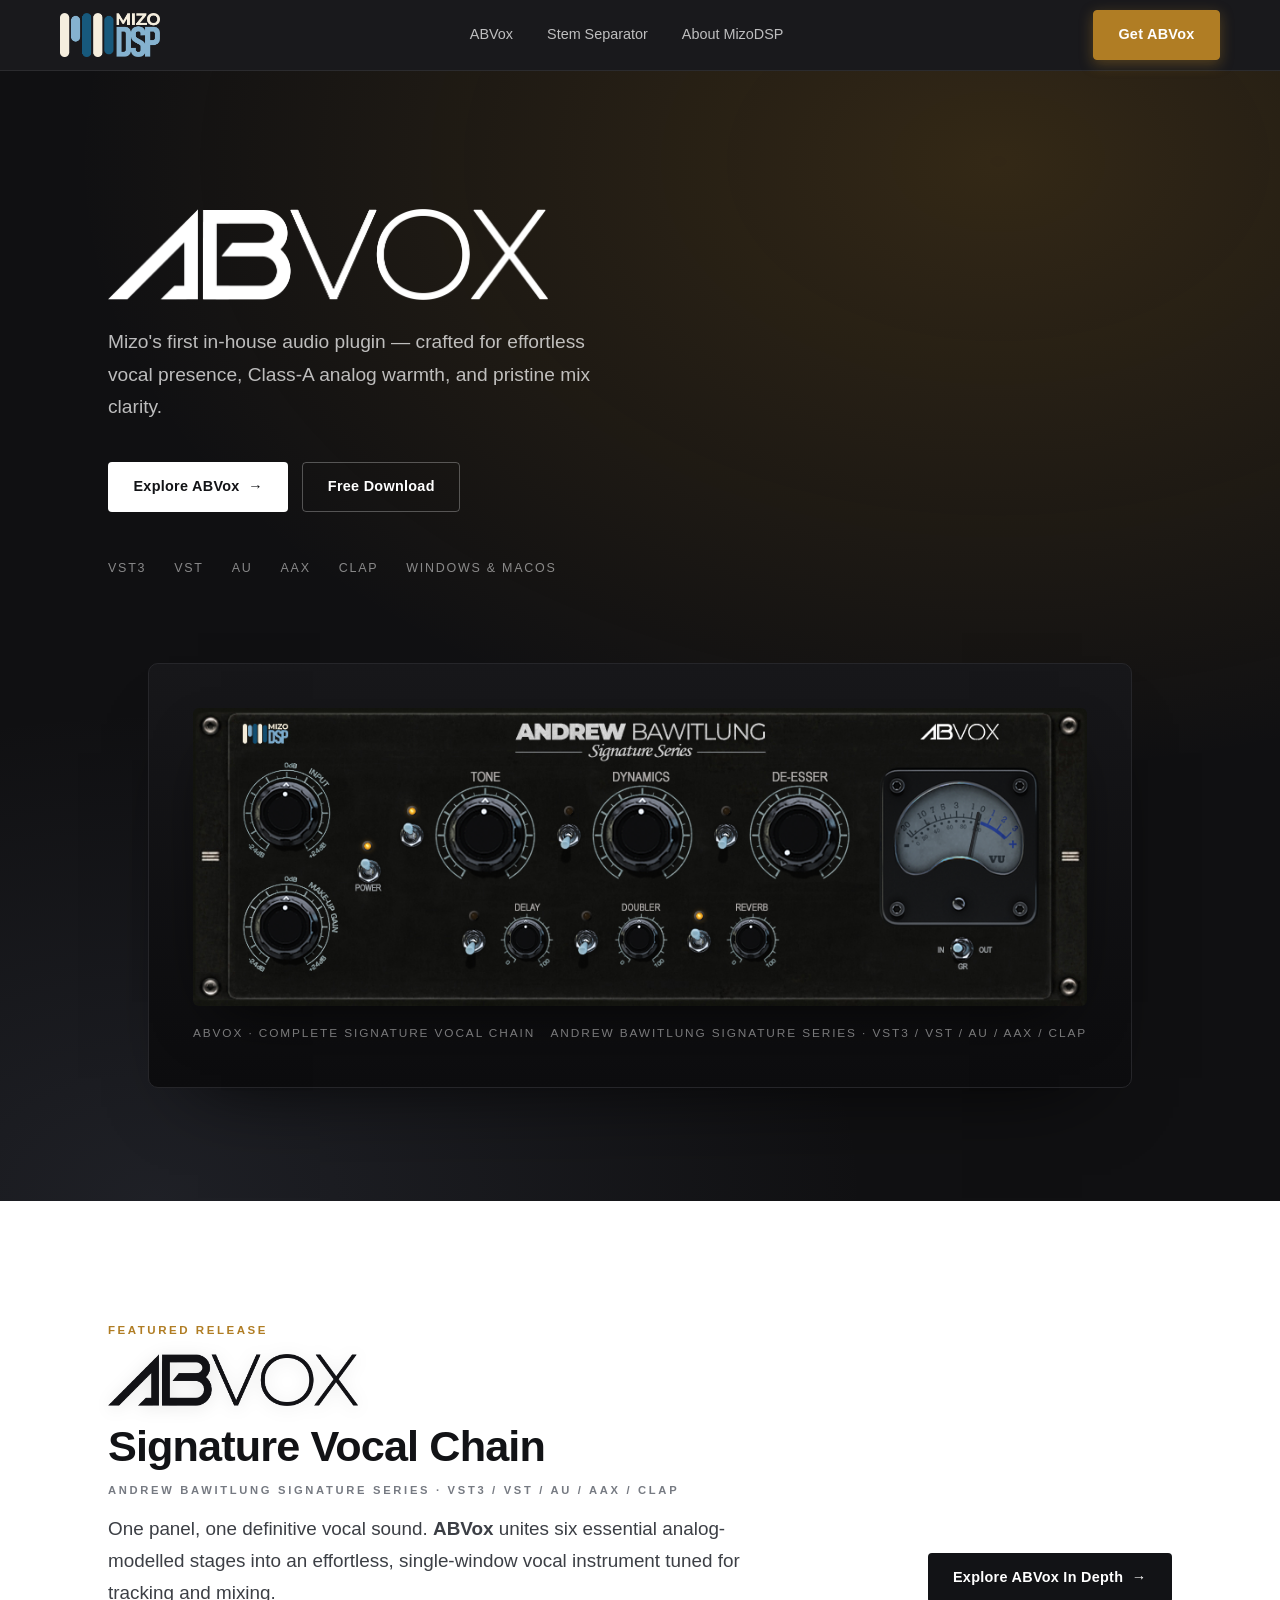
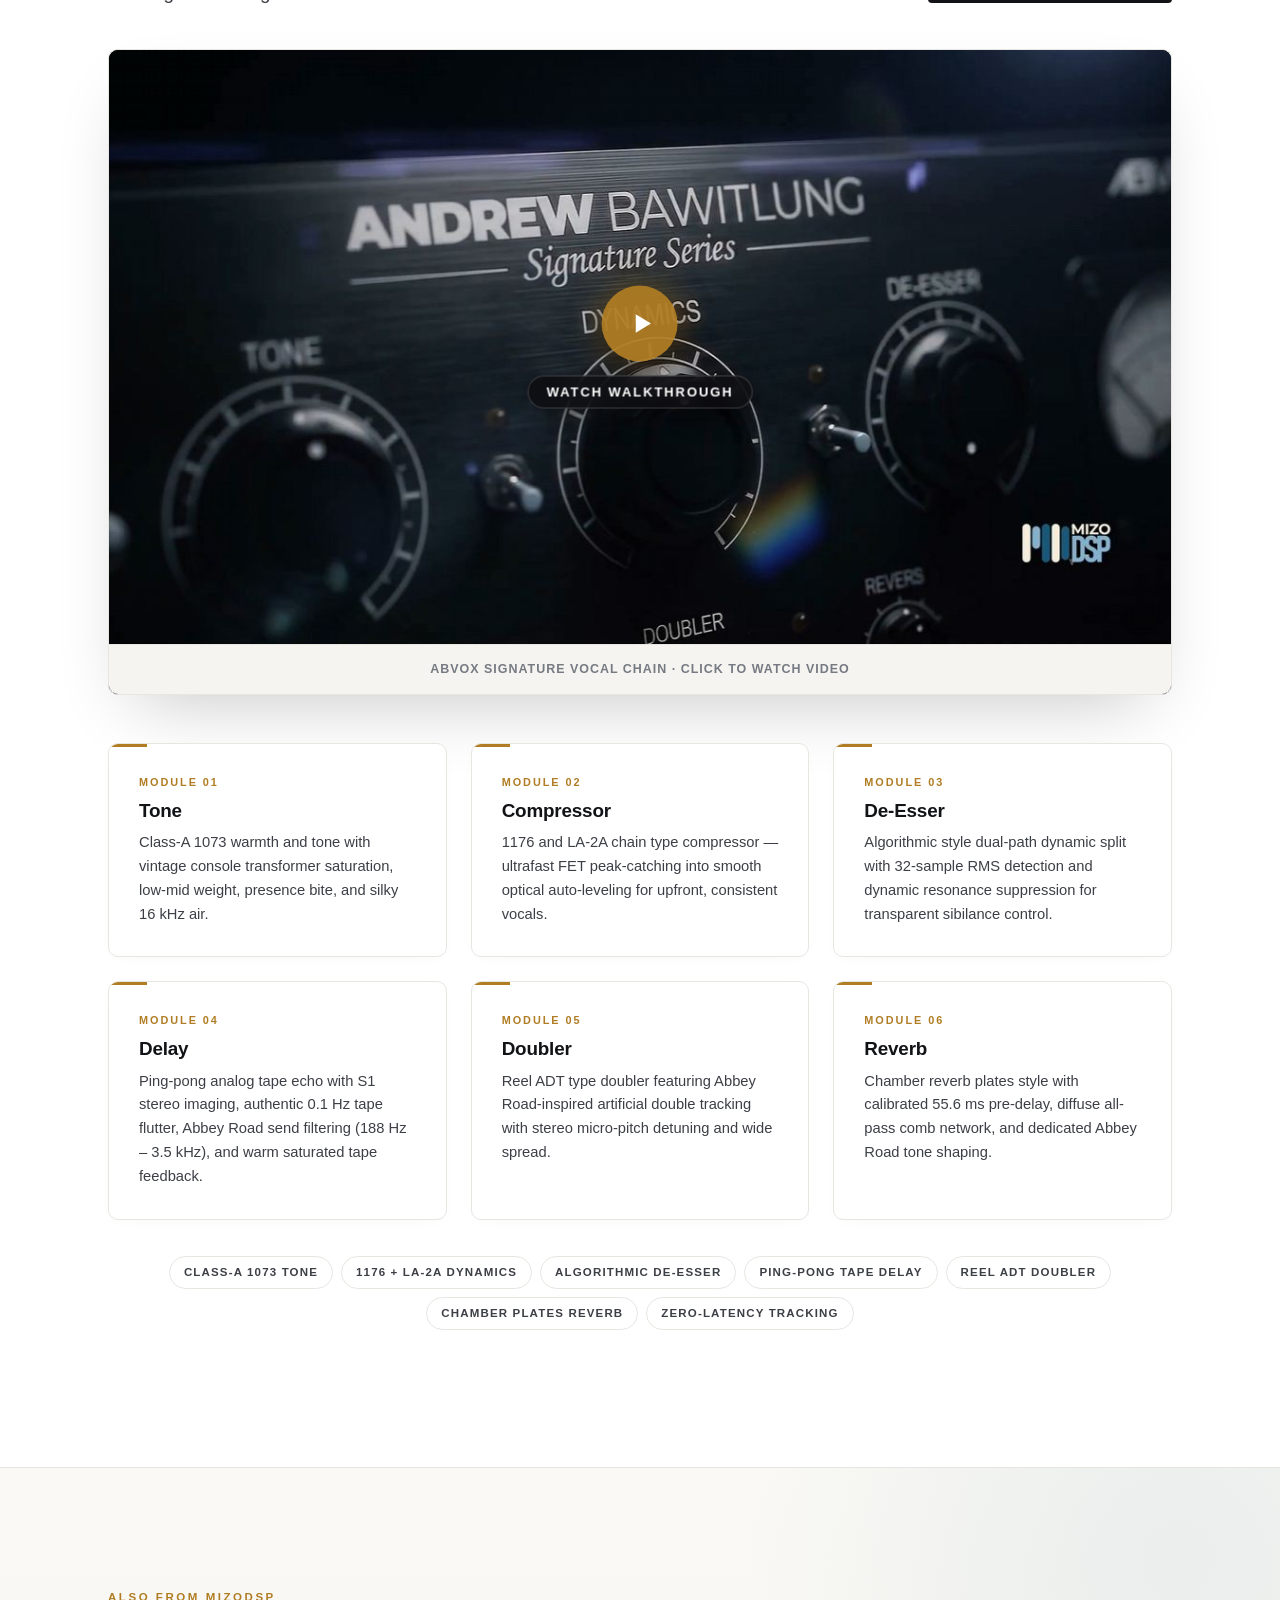
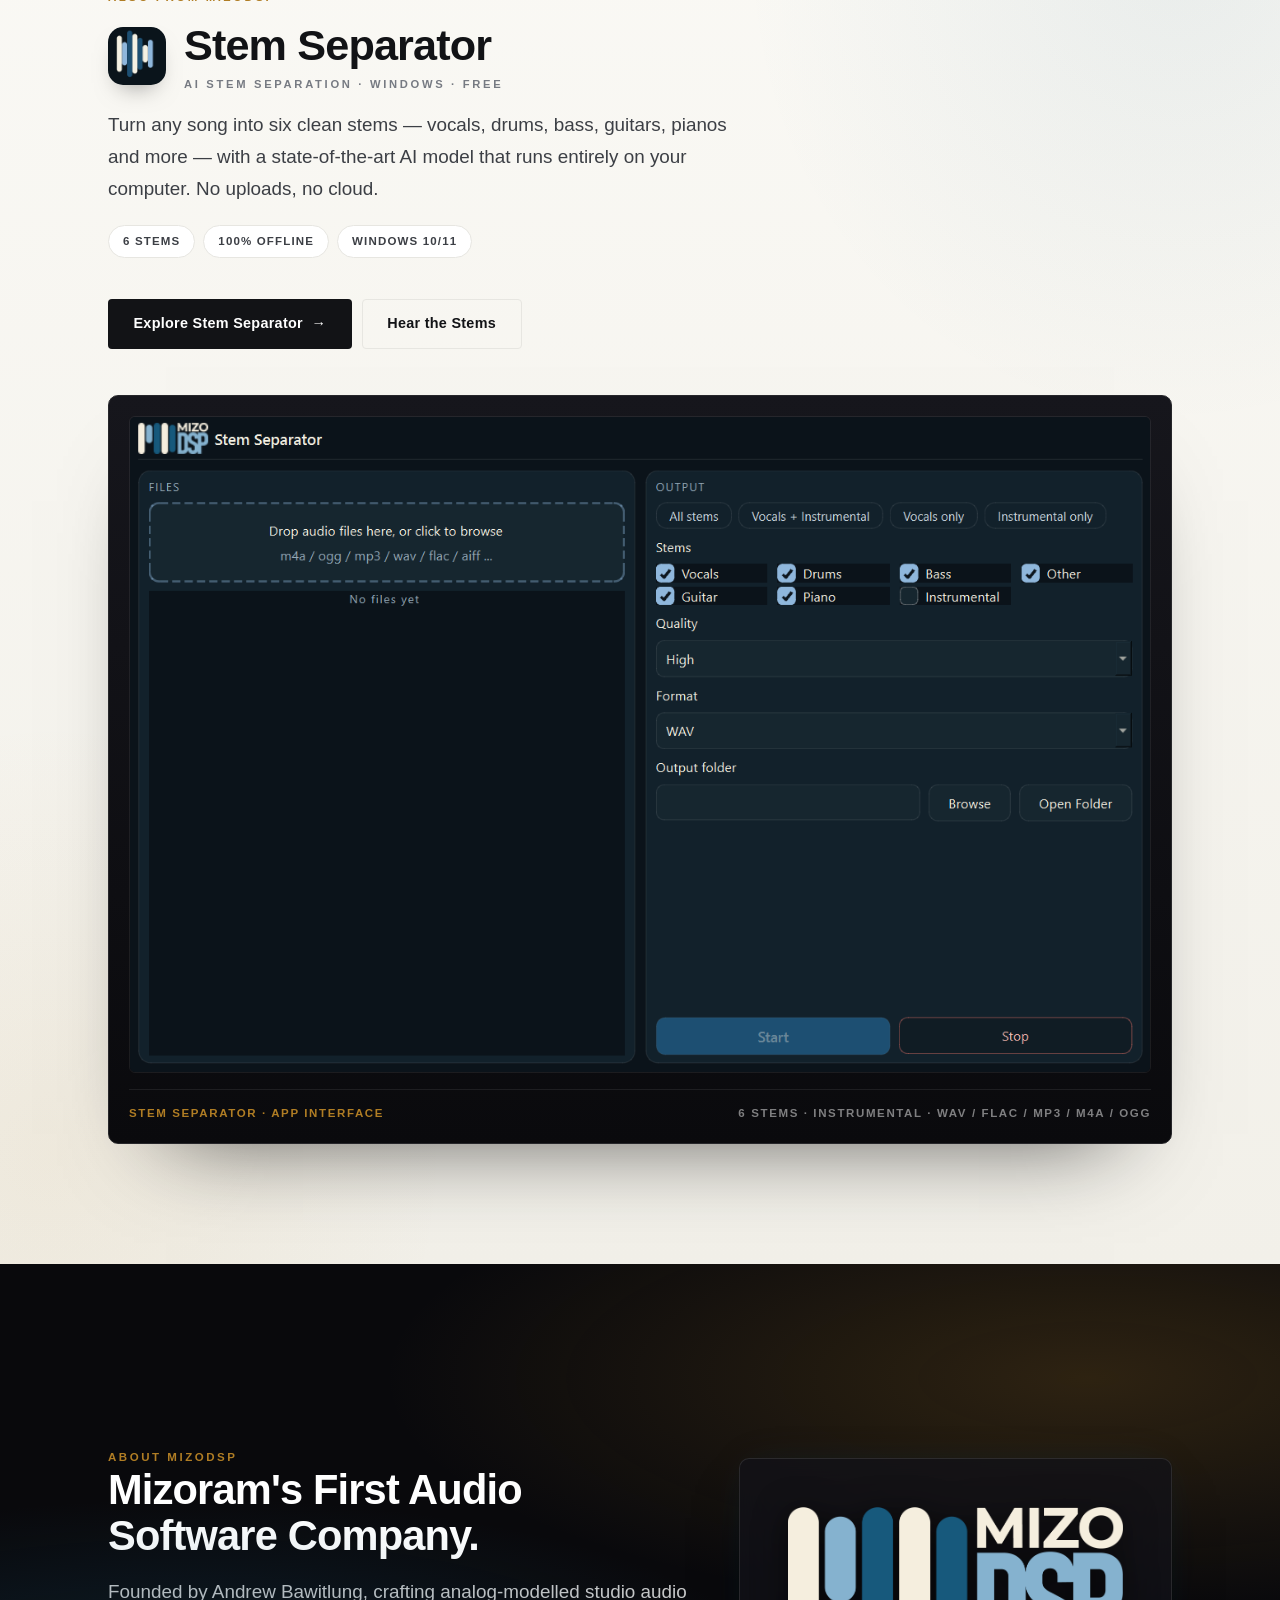
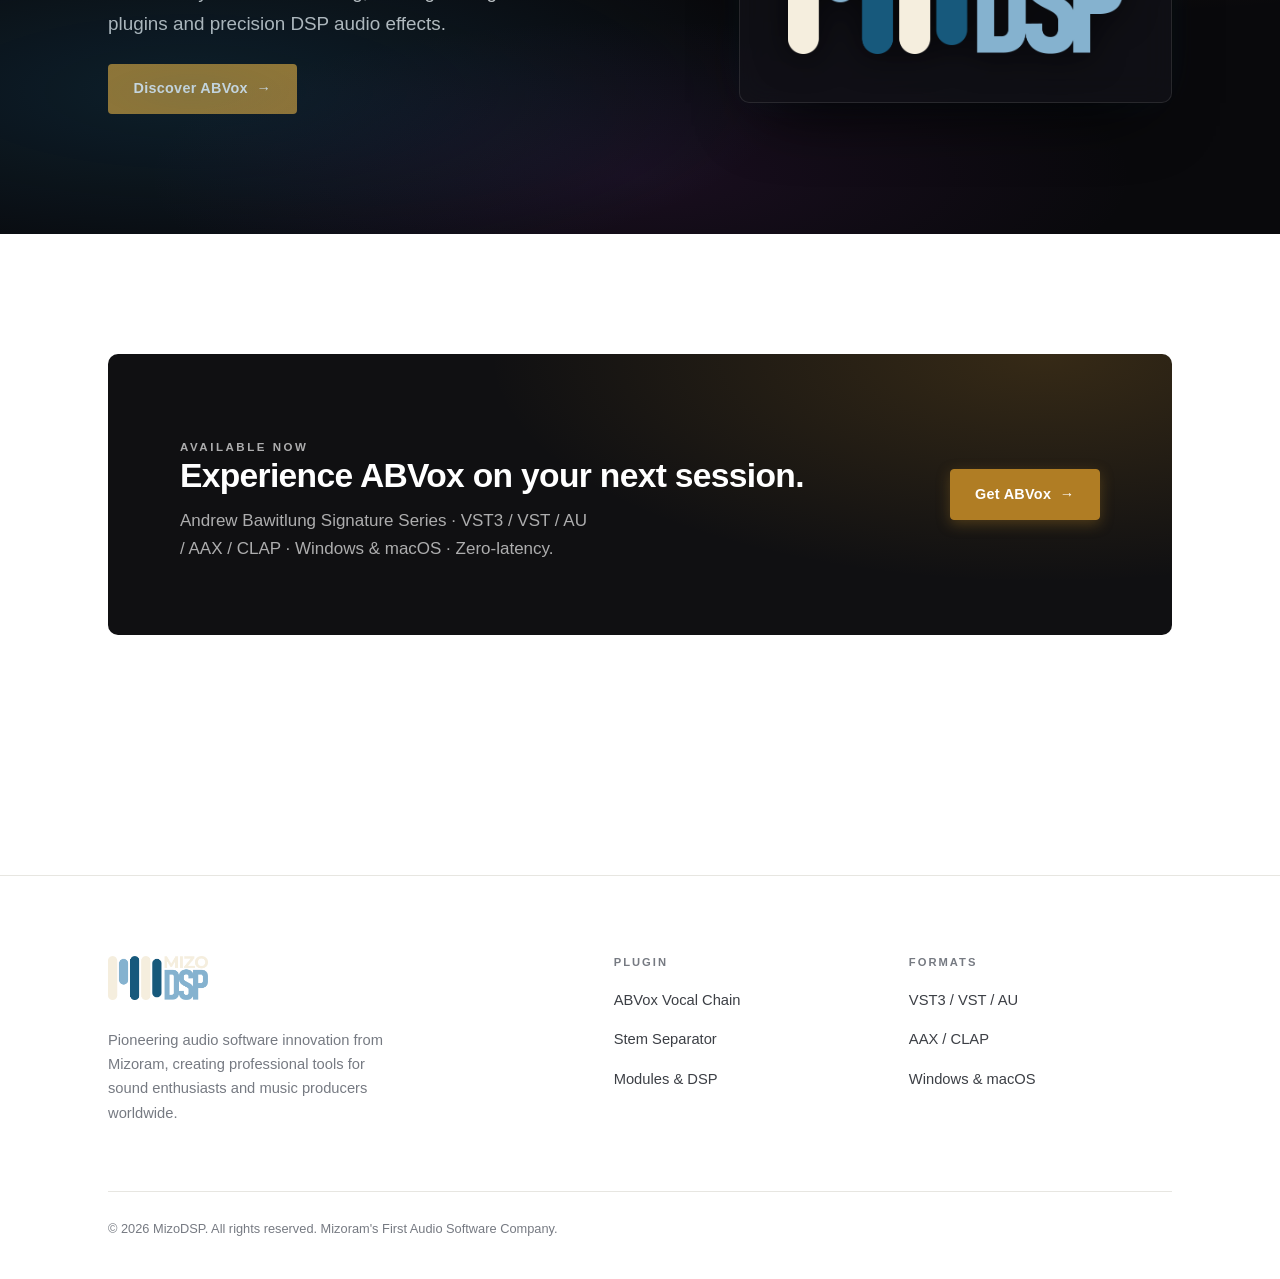
<file: index.html>
<!DOCTYPE html>
<html lang="en">
<head>
<meta charset="utf-8" />
<meta name="viewport" content="width=device-width, initial-scale=1" />
<meta name="robots" content="noindex, nofollow, noarchive, nosnippet" />
<meta name="googlebot" content="noindex, nofollow, noarchive, nosnippet" />
<title>MizoDSP — Mizoram's First Audio Software Company | ABVox &amp; Stem Separator</title>
<meta name="description" content="MizoDSP is Mizoram's first audio software company. Discover ABVox, the analog-modelled signature vocal chain, and Stem Separator, offline AI stem separation." />
<meta name="theme-color" content="#101012" />
<link rel="icon" href="favicon.svg" type="image/svg+xml" />
<link rel="icon" href="favicon.ico" sizes="any" />
<link rel="icon" type="image/png" sizes="32x32" href="favicon-32x32.png" />
<link rel="apple-touch-icon" href="apple-touch-icon.png" />

<!-- Open Graph / Social Sharing (WhatsApp, Telegram, Discord, etc.) -->
<meta property="og:type" content="website" />
<meta property="og:url" content="https://mizodsp.github.io/" />
<meta property="og:title" content="MizoDSP — Mizoram's First Audio Software Company | ABVox &amp; Stem Separator" />
<meta property="og:description" content="Discover ABVox, the definitive analog-modelled signature vocal chain, and Stem Separator, AI stem separation that runs 100% offline. Free." />
<meta property="og:image" content="https://mizodsp.github.io/assets/og-preview.png" />
<meta property="og:image:secure_url" content="https://mizodsp.github.io/assets/og-preview.png" />
<meta property="og:image:type" content="image/png" />
<meta property="og:image:width" content="1200" />
<meta property="og:image:height" content="630" />
<meta property="og:image:alt" content="MizoDSP ABVox Signature Vocal Chain" />
<meta property="og:site_name" content="MizoDSP" />

<!-- Twitter Card -->
<meta name="twitter:card" content="summary_large_image" />
<meta name="twitter:title" content="MizoDSP — Mizoram's First Audio Software Company | ABVox &amp; Stem Separator" />
<meta name="twitter:description" content="Discover ABVox, the analog-modelled signature vocal chain, and Stem Separator, offline AI stem separation. Free." />
<meta name="twitter:image" content="https://mizodsp.github.io/assets/og-preview.png" />

<script>document.documentElement.classList.add('js');</script>
<link rel="stylesheet" href="styles.css?v=8" />
</head>
<body>

<a class="skip-link btn btn--solid" href="#main">Skip to content</a>

<header class="site-header">
  <div class="wrap site-header__inner">
    <a class="brand" href="index.html" aria-label="MizoDSP home">
      <img class="brand__logo-img" src="assets/MizoDSP logo.png" alt="MizoDSP Logo" width="1505" height="660" />
    </a>

    <nav class="nav" id="nav" aria-label="Primary">
      <a href="abvox.html">ABVox</a>
      <a href="stem-separator.html">Stem Separator</a>
      <a href="#story">About MizoDSP</a>
    </nav>

    <div class="site-header__cta">
      <a class="btn btn--accent" href="abvox.html" style="background:#b07d24; color:#ffffff; border-color:#b07d24;">Get ABVox</a>
      <button class="nav-toggle" id="navToggle" aria-expanded="false" aria-controls="nav">Menu</button>
    </div>
  </div>
</header>

<main id="main">

  <!-- HERO -->
  <section class="hero">
    <div class="wrap hero__inner">
      <div class="hero__logo-wrap reveal">
        <img src="assets/AB_VOX.png" alt="ABVox Logo" class="hero__abvox-logo" width="1778" height="368" />
      </div>
      
      <p class="hero__copy">
        Mizo's first in-house audio plugin — crafted for effortless vocal presence, Class-A analog warmth, and pristine mix clarity.
      </p>

      <div class="hero__actions">
        <a class="btn btn--light" href="abvox.html">Explore ABVox <span class="arrow">→</span></a>
        <a class="btn btn--outline-light" href="abvox.html#get">Free Download</a>
      </div>

      <div class="hero__meta">
        <span>VST3</span><span>VST</span><span>AU</span><span>AAX</span><span>CLAP</span><span>Windows &amp; macOS</span>
      </div>

      <!-- Hero product shot with actual render -->
      <figure class="showcase reveal">
        <img class="showcase__img" src="assets/ABVox_Plugin_Render.png"
             alt="ABVox — Complete Signature Vocal Chain Plugin Render"
             width="1024" height="341" fetchpriority="high" />
        <figcaption class="showcase__caption">
          <span>ABVox · Complete Signature Vocal Chain</span>
          <span>Andrew Bawitlung Signature Series · VST3 / VST / AU / AAX / CLAP</span>
        </figcaption>
      </figure>
    </div>
  </section>

  <!-- FEATURED PLUGIN: ABVox -->
  <section class="section" id="abvox">
    <div class="wrap">
      <div class="feature-header reveal">
        <div class="feature-header__body">
          <p class="eyebrow eyebrow--accent">Featured Release</p>
          <img src="assets/AB_VOX_dark.png" alt="ABVox Logo" class="abvox-feature-logo" />
          <h2 class="feature__title">
            Signature Vocal Chain
            <span>Andrew Bawitlung Signature Series · VST3 / VST / AU / AAX / CLAP</span>
          </h2>
          <p class="lede" style="margin-top: 16px; max-width: 68ch;">
            One panel, one definitive vocal sound. <strong>ABVox</strong> unites six essential analog-modelled
            stages into an effortless, single-window vocal instrument tuned for tracking and mixing.
          </p>
        </div>
        <div class="feature-header__actions">
          <a class="btn btn--solid" href="abvox.html">Explore ABVox In Depth <span class="arrow">→</span></a>
        </div>
      </div>

      <!-- Large B-Roll Image Showcase with Click-to-Play Video -->
      <figure class="feature__media feature__media--large reveal" id="featureVideoPlayer">
        <button class="feature-video-trigger" id="playVideoBtn" type="button" aria-label="Play ABVox official video walkthrough">
          <img src="assets/BRoll2.jpg"
               alt="ABVox Signature Vocal Chain"
               width="1120" height="627" loading="lazy" />
          <div class="video-play-badge">
            <span class="video-play-circle">
              <svg width="28" height="28" viewBox="0 0 24 24" fill="currentColor" aria-hidden="true">
                <polygon points="7,4 20,12 7,20" />
              </svg>
            </span>
            <span class="video-play-text">Watch Walkthrough</span>
          </div>
        </button>
        <figcaption class="feature__caption">
          ABVox Signature Vocal Chain · Click to Watch Video
        </figcaption>
      </figure>

      <!-- 6 Core Module Descriptions in Two Rows (3 columns x 2 rows) -->
      <div class="feature-modules-grid reveal">
        <article class="feature-module-card">
          <span class="feature-module-card__tag">Module 01</span>
          <h3 class="feature-module-card__title">Tone</h3>
          <p class="feature-module-card__desc">Class-A 1073 warmth and tone with vintage console transformer saturation, low-mid weight, presence bite, and silky 16 kHz air.</p>
        </article>

        <article class="feature-module-card">
          <span class="feature-module-card__tag">Module 02</span>
          <h3 class="feature-module-card__title">Compressor</h3>
          <p class="feature-module-card__desc">1176 and LA-2A chain type compressor — ultrafast FET peak-catching into smooth optical auto-leveling for upfront, consistent vocals.</p>
        </article>

        <article class="feature-module-card">
          <span class="feature-module-card__tag">Module 03</span>
          <h3 class="feature-module-card__title">De-Esser</h3>
          <p class="feature-module-card__desc">Algorithmic style dual-path dynamic split with 32-sample RMS detection and dynamic resonance suppression for transparent sibilance control.</p>
        </article>

        <article class="feature-module-card">
          <span class="feature-module-card__tag">Module 04</span>
          <h3 class="feature-module-card__title">Delay</h3>
          <p class="feature-module-card__desc">Ping-pong analog tape echo with S1 stereo imaging, authentic 0.1 Hz tape flutter, Abbey Road send filtering (188 Hz – 3.5 kHz), and warm saturated tape feedback.</p>
        </article>

        <article class="feature-module-card">
          <span class="feature-module-card__tag">Module 05</span>
          <h3 class="feature-module-card__title">Doubler</h3>
          <p class="feature-module-card__desc">Reel ADT type doubler featuring Abbey Road-inspired artificial double tracking with stereo micro-pitch detuning and wide spread.</p>
        </article>

        <article class="feature-module-card">
          <span class="feature-module-card__tag">Module 06</span>
          <h3 class="feature-module-card__title">Reverb</h3>
          <p class="feature-module-card__desc">Chamber reverb plates style with calibrated 55.6 ms pre-delay, diffuse all-pass comb network, and dedicated Abbey Road tone shaping.</p>
        </article>
      </div>

      <ul class="chips reveal" style="justify-content: center; margin-top: 36px;">
        <li>Class-A 1073 Tone</li>
        <li>1176 + LA-2A Dynamics</li>
        <li>Algorithmic De-Esser</li>
        <li>Ping-Pong Tape Delay</li>
        <li>Reel ADT Doubler</li>
        <li>Chamber Plates Reverb</li>
        <li>Zero-Latency Tracking</li>
      </ul>
    </div>
  </section>

  <!-- STEM SEPARATOR SHOWCASE -->
  <section class="section section--stem-home" id="stem-separator">
    <div class="wrap">
      <div class="feature-header reveal">
        <div class="feature-header__body">
          <p class="eyebrow eyebrow--accent">Also from MizoDSP</p>
          <div class="stem-home__title">
            <img class="stem-home__icon" src="assets/StemSeparator_icon.png" alt="" width="1024" height="1024" aria-hidden="true" />
            <h2 class="feature__title">
              Stem Separator
              <span>AI stem separation · Windows · Free</span>
            </h2>
          </div>
          <p class="lede" style="margin-top: 18px; max-width: 64ch;">
            Turn any song into six clean stems — vocals, drums, bass, guitars, pianos and more —
            with a state-of-the-art AI model that runs entirely on your computer. No uploads, no cloud.
          </p>
          <ul class="chips" style="margin-top: 20px;">
            <li>6 Stems</li>
            <li>100% Offline</li>
            <li>Windows 10/11</li>
          </ul>
        </div>

        <div class="feature-header__actions stem-home__actions">
          <a class="btn btn--solid" href="stem-separator.html">Explore Stem Separator <span class="arrow">→</span></a>
          <a class="btn btn--ghost" href="stem-separator.html#demo">Hear the Stems</a>
        </div>
      </div>

      <figure class="stem-home__stage reveal">
        <img src="assets/StemSeparator_UI.png"
             alt="Stem Separator at launch: an empty file queue on the left, with stem, quality, format and output options on the right."
             width="1239" height="795" />
        <figcaption class="stem-home__caption">
          <span>Stem Separator · App interface</span>
          <span>6 stems · Instrumental · WAV / FLAC / MP3 / M4A / OGG</span>
        </figcaption>
      </figure>
    </div>
  </section>

  <!-- ABOUT MIZODSP -->
  <section class="section section--story-dark" id="story">
    <div class="wrap">
      <div class="broll-grid">
        <div class="reveal">
          <p class="eyebrow eyebrow--accent">About MizoDSP</p>
          <h2 class="section__title">Mizoram's First Audio Software Company.</h2>
          <p class="lede" style="margin-top: 16px;">
            Founded by Andrew Bawitlung,
            crafting analog-modelled studio audio plugins and precision DSP audio effects.
          </p>
          <div style="margin-top: 24px;">
            <a class="btn btn--solid" href="abvox.html">Discover ABVox <span class="arrow">→</span></a>
          </div>
        </div>

        <div class="story-logo-card reveal">
          <img src="assets/MizoDSP logo.png" alt="MizoDSP Logo" class="story-logo-img" width="1505" height="660" loading="lazy" />
        </div>
      </div>
    </div>
  </section>

  <!-- GET ABVOX CALL TO ACTION -->
  <section class="section" id="get">
    <div class="wrap">
      <div class="cta reveal">
        <div>
          <p class="eyebrow eyebrow--accent">Available Now</p>
          <h2>Experience ABVox on your next session.</h2>
          <p>
            Andrew Bawitlung Signature Series · VST3 / VST / AU / AAX / CLAP · Windows &amp; macOS · Zero-latency.
          </p>
        </div>
        <div class="cta__actions">
          <a class="btn btn--accent" href="abvox.html" style="background:#b07d24; color:#ffffff; border-color:#b07d24;">Get ABVox <span class="arrow">→</span></a>
        </div>
      </div>
    </div>
  </section>

</main>

<footer class="site-footer">
  <div class="wrap">
    <div class="site-footer__grid">
      <div class="site-footer__about">
        <a class="brand" href="index.html" aria-label="MizoDSP home">
          <img class="footer__logo-img" src="assets/MizoDSP logo.png" alt="MizoDSP Logo" />
        </a>
        <p>
          Pioneering audio software innovation from Mizoram, creating professional tools for sound enthusiasts and music producers worldwide.
        </p>
      </div>

      <div>
        <h4>Plugin</h4>
        <ul>
          <li><a href="abvox.html">ABVox Vocal Chain</a></li>
          <li><a href="stem-separator.html">Stem Separator</a></li>
          <li><a href="abvox.html#modules">Modules &amp; DSP</a></li>
        </ul>
      </div>

      <div>
        <h4>Formats</h4>
        <ul>
          <li><a href="abvox.html#formats">VST3 / VST / AU</a></li>
          <li><a href="abvox.html#formats">AAX / CLAP</a></li>
          <li><a href="abvox.html#formats">Windows &amp; macOS</a></li>
        </ul>
      </div>

    </div>

    <div class="site-footer__bar">
      <span>© <span id="year">2026</span> MizoDSP. All rights reserved. Mizoram's First Audio Software Company.</span>
    </div>
  </div>
</footer>

<script>
  document.getElementById('year').textContent = new Date().getFullYear();

  var toggle = document.getElementById('navToggle');
  var nav = document.getElementById('nav');
  if (toggle) {
    toggle.addEventListener('click', function () {
      var open = nav.classList.toggle('nav--open');
      toggle.setAttribute('aria-expanded', String(open));
    });
  }

  // Click-to-play featured video
  var playBtn = document.getElementById('playVideoBtn');
  var videoContainer = document.getElementById('featureVideoPlayer');
  if (playBtn && videoContainer) {
    playBtn.addEventListener('click', function () {
      videoContainer.innerHTML = `
        <div class="video-responsive">
          <iframe
            src="https://www.youtube.com/embed/3EMnWuiMG0U?autoplay=1&amp;modestbranding=1&amp;rel=0&amp;iv_load_policy=3"
            title="ABVox Official Video Walkthrough"
            allow="accelerometer; autoplay; clipboard-write; encrypted-media; gyroscope; picture-in-picture; web-share"
            allowfullscreen>
          </iframe>
        </div>
        <figcaption class="feature__caption">
          ABVox Signature Vocal Chain · Official Walkthrough
        </figcaption>
      `;
    });
  }

  // Reveal on scroll
  (function () {
    var els = document.querySelectorAll('.reveal');
    if (!('IntersectionObserver' in window) ||
        window.matchMedia('(prefers-reduced-motion: reduce)').matches) {
      els.forEach(function (el) { el.classList.add('is-visible'); });
      return;
    }
    var io = new IntersectionObserver(function (entries) {
      entries.forEach(function (e) {
        if (e.isIntersecting) {
          e.target.classList.add('is-visible');
          io.unobserve(e.target);
        }
      });
    }, { rootMargin: '0px 0px -10% 0px', threshold: 0.08 });
    els.forEach(function (el) { io.observe(el); });

    // Safety net: never leave content hidden.
    window.setTimeout(function () {
      els.forEach(function (el) { el.classList.add('is-visible'); });
    }, 2500);
  })();
</script>

<!-- DOWNLOAD EMAIL MODAL STYLES (Inline to bypass any browser cache) -->
<style>
.download-modal {
  position: fixed !important;
  top: 0 !important;
  left: 0 !important;
  right: 0 !important;
  bottom: 0 !important;
  width: 100vw !important;
  height: 100vh !important;
  z-index: 9999999 !important;
  display: none;
  align-items: center;
  justify-content: center;
  padding: 16px;
  box-sizing: border-box;
}

.download-modal.is-open {
  display: flex !important;
}

.download-modal__backdrop {
  position: absolute !important;
  top: 0 !important;
  left: 0 !important;
  right: 0 !important;
  bottom: 0 !important;
  width: 100% !important;
  height: 100% !important;
  background: rgba(8, 8, 11, 0.88) !important;
  backdrop-filter: blur(12px) !important;
  -webkit-backdrop-filter: blur(12px) !important;
  cursor: pointer;
}

.download-modal__dialog {
  position: relative !important;
  z-index: 10 !important;
  width: 100% !important;
  max-width: 480px !important;
  background: #14151a !important;
  background: linear-gradient(180deg, #181920 0%, #111216 100%) !important;
  border: 1px solid rgba(176, 125, 36, 0.4) !important;
  box-shadow: 0 25px 65px rgba(0, 0, 0, 0.9), 0 0 40px rgba(176, 125, 36, 0.15) !important;
  border-radius: 12px !important;
  padding: 32px 28px !important;
  color: #f5f4f1 !important;
  box-sizing: border-box !important;
  font-family: -apple-system, BlinkMacSystemFont, "Segoe UI", Roboto, sans-serif !important;
}

.download-modal__close {
  position: absolute !important;
  top: 16px !important;
  right: 16px !important;
  width: 36px !important;
  height: 36px !important;
  display: inline-flex !important;
  align-items: center !important;
  justify-content: center !important;
  background: rgba(255, 255, 255, 0.08) !important;
  border: 1px solid rgba(255, 255, 255, 0.14) !important;
  border-radius: 50% !important;
  color: #ffffff !important;
  cursor: pointer !important;
  font-size: 18px !important;
  line-height: 1 !important;
  transition: all 0.2s ease !important;
}

.download-modal__close:hover {
  background: rgba(255, 255, 255, 0.2) !important;
  transform: scale(1.08) !important;
}

.modal-os-tabs {
  display: flex !important;
  gap: 8px !important;
  background: rgba(255, 255, 255, 0.04) !important;
  border: 1px solid rgba(255, 255, 255, 0.08) !important;
  border-radius: 8px !important;
  padding: 4px !important;
  margin-bottom: 16px !important;
}

.modal-os-tab {
  flex: 1 !important;
  display: inline-flex !important;
  align-items: center !important;
  justify-content: center !important;
  gap: 6px !important;
  padding: 8px 12px !important;
  background: transparent !important;
  border: none !important;
  border-radius: 6px !important;
  color: rgba(255, 255, 255, 0.65) !important;
  font-size: 0.88rem !important;
  font-weight: 600 !important;
  cursor: pointer !important;
  transition: all 0.2s ease !important;
}

.modal-os-tab:hover {
  color: #ffffff !important;
  background: rgba(255, 255, 255, 0.06) !important;
}

.modal-os-tab.is-active {
  background: #b07d24 !important;
  color: #ffffff !important;
  box-shadow: 0 2px 8px rgba(176, 125, 36, 0.35) !important;
}

.download-modal__badge {
  display: inline-flex !important;
  align-items: center !important;
  gap: 6px !important;
  background: rgba(176, 125, 36, 0.16) !important;
  border: 1px solid rgba(176, 125, 36, 0.4) !important;
  color: #dfaa47 !important;
  font-size: 0.8rem !important;
  font-weight: 600 !important;
  letter-spacing: 0.03em !important;
  padding: 4px 10px !important;
  border-radius: 4px !important;
  margin-bottom: 12px !important;
}

.download-modal__title {
  font-size: 1.55rem !important;
  font-weight: 700 !important;
  color: #ffffff !important;
  margin: 0 0 8px 0 !important;
  line-height: 1.2 !important;
}

.download-modal__subtitle {
  color: rgba(255, 255, 255, 0.72) !important;
  font-size: 0.92rem !important;
  line-height: 1.5 !important;
  margin: 0 0 18px 0 !important;
}

.download-modal__form {
  display: flex !important;
  flex-direction: column !important;
  gap: 16px !important;
}

.download-modal .form-group {
  display: flex !important;
  flex-direction: column !important;
  gap: 6px !important;
  text-align: left !important;
}

.download-modal .form-label {
  font-size: 0.86rem !important;
  font-weight: 500 !important;
  color: rgba(255, 255, 255, 0.9) !important;
  margin: 0 !important;
}

.download-modal .form-input {
  width: 100% !important;
  padding: 12px 14px !important;
  background: rgba(255, 255, 255, 0.06) !important;
  border: 1px solid rgba(255, 255, 255, 0.18) !important;
  border-radius: 6px !important;
  color: #ffffff !important;
  font-size: 0.95rem !important;
  box-sizing: border-box !important;
}

.download-modal .form-input:focus {
  outline: none !important;
  border-color: #b07d24 !important;
  background: rgba(255, 255, 255, 0.1) !important;
  box-shadow: 0 0 0 3px rgba(176, 125, 36, 0.3) !important;
}

.btn--modal-submit {
  width: 100% !important;
  margin-top: 6px !important;
  padding: 13px 20px !important;
  background: #b07d24 !important;
  color: #ffffff !important;
  border: 1px solid #b07d24 !important;
  font-weight: 600 !important;
  font-size: 1rem !important;
  justify-content: center !important;
  border-radius: 6px !important;
  cursor: pointer !important;
  display: inline-flex !important;
  align-items: center !important;
  gap: 8px !important;
  box-sizing: border-box !important;
  transition: all 0.2s ease !important;
}

.btn--modal-submit:hover:not(:disabled) {
  background: #c59132 !important;
  border-color: #c59132 !important;
  box-shadow: 0 4px 18px rgba(176, 125, 36, 0.5) !important;
}

.btn--modal-submit:disabled {
  opacity: 0.75 !important;
  cursor: wait !important;
}

.download-modal__note {
  font-size: 0.78rem !important;
  color: rgba(255, 255, 255, 0.5) !important;
  text-align: center !important;
  margin: 4px 0 0 0 !important;
}

.download-modal__success {
  text-align: center !important;
  padding: 12px 0 8px !important;
}

.download-modal__success .success-icon {
  margin: 0 auto 16px !important;
  width: 58px !important;
  height: 58px !important;
  background: rgba(176, 125, 36, 0.16) !important;
  border: 1px solid rgba(176, 125, 36, 0.4) !important;
  border-radius: 50% !important;
  display: flex !important;
  align-items: center !important;
  justify-content: center !important;
}

.download-modal__actions {
  display: flex !important;
  flex-direction: column !important;
  gap: 10px !important;
  margin-top: 24px !important;
}

@media (max-width: 540px) {
  .download-modal__dialog {
    padding: 24px 18px !important;
  }
  .download-modal__title {
    font-size: 1.35rem !important;
  }
}
</style>

<!-- DOWNLOAD EMAIL MODAL -->
<div class="download-modal" id="downloadModal" style="display:none;" aria-hidden="true" role="dialog" aria-modal="true" aria-labelledby="modalTitle">
  <div class="download-modal__backdrop" id="modalBackdrop" onclick="closeDownloadModal()"></div>
  <div class="download-modal__dialog">
    <button class="download-modal__close" id="modalCloseBtn" onclick="closeDownloadModal()" type="button" aria-label="Close download modal">✕</button>

    <!-- Form View -->
    <div class="download-modal__content" id="modalFormView">
      <div class="download-modal__header">
        <div class="download-modal__badge" id="modalPlatformBadge">
          <span id="modalPlatformText">Windows (VST3, VST, AAX, CLAP)</span>
        </div>
        <h3 class="download-modal__title" id="modalTitle">Download ABVox for Windows</h3>
        <p class="download-modal__subtitle">Enter your name and email to download ABVox Signature Vocal Chain.</p>
      </div>

      <form class="download-modal__form" id="downloadForm" action="https://api.web3forms.com/submit" method="POST">
        <!-- Web3Forms Access Key -->
        <input type="hidden" name="access_key" value="9c504c6c-5943-48a9-87bd-8b77f9579c1c" />
        <input type="hidden" name="from_name" value="MizoDSP" />
        <input type="hidden" name="subject" id="formSubject" value="New ABVox Free Download (Windows)" />
        <input type="hidden" name="platform" id="formPlatform" value="Windows" />

        <!-- Anti-spam botcheck -->
        <input type="checkbox" name="botcheck" style="display:none;" />

        <div class="form-group">
          <label for="formName" class="form-label">Name</label>
          <input type="text" id="formName" name="name" class="form-input" required autocomplete="name" />
        </div>

        <div class="form-group">
          <label for="formEmail" class="form-label">Email</label>
          <input type="email" id="formEmail" name="email" class="form-input" required autocomplete="email" />
        </div>

        <button type="submit" class="btn btn--solid btn--modal-submit" id="modalSubmitBtn">
          <span id="modalSubmitBtnText">Download for Windows (Free)</span>
          <svg width="18" height="18" viewBox="0 0 24 24" fill="currentColor" aria-hidden="true"><path d="M19 9h-4V3H9v6H5l7 7 7-7zM5 18v2h14v-2H5z"/></svg>
        </button>

        <p class="download-modal__note">
          🔒 100% Free · No spam, ever. Only product updates.
        </p>
      </form>
    </div>

    <!-- Success View -->
    <div class="download-modal__success" id="modalSuccessView" style="display:none;">
      <div class="success-icon">
        <svg width="32" height="32" viewBox="0 0 24 24" fill="none" stroke="#b07d24" stroke-width="2.5" stroke-linecap="round" stroke-linejoin="round"><path d="M22 11.08V12a10 10 0 1 1-5.93-9.14"></path><polyline points="22 4 12 14.01 9 11.01"></polyline></svg>
      </div>
      <h3 class="download-modal__title">Your Download Has Started!</h3>
      <p class="download-modal__subtitle" style="margin-bottom: 20px;">
        Thank you for downloading ABVox. If your download doesn't begin automatically, or to download another platform, use the direct links below:
      </p>
      <div class="download-modal__actions" style="display: flex; flex-direction: column; gap: 10px;">
        <a class="btn btn--solid modal-dl-link" href="https://github.com/mizodsp/mizodsp.github.io/releases/download/v1.0.0/ABVox_v1.0.0_Windows.zip" download="ABVox_v1.0.0_Windows.zip" style="background:var(--accent); color:#ffffff; border-color:var(--accent); justify-content:center; display:flex; align-items:center; gap:8px;">
          <svg width="16" height="16" viewBox="0 0 24 24" fill="currentColor" aria-hidden="true"><path d="M0 3.449L9.75 2.1v9.451H0m10.949-9.602L24 0v11.401H10.949M0 12.6h9.75v9.451L0 20.699M10.949 12.6H24V24l-12.951-1.751"/></svg>
          Download for Windows (ZIP)
        </a>
        <a class="btn btn--solid modal-dl-link" href="https://github.com/mizodsp/mizodsp.github.io/releases/download/v1.0.0/ABVox_v1.0.0_macOS.zip" download="ABVox_v1.0.0_macOS.zip" style="background:rgba(255, 255, 255, 0.08); color:#ffffff; border:1px solid rgba(255, 255, 255, 0.2); justify-content:center; display:flex; align-items:center; gap:8px;">
          <svg width="16" height="16" viewBox="0 0 24 24" fill="currentColor" aria-hidden="true"><path d="M18.71 19.5c-.83 1.24-1.71 2.45-3.05 2.47-1.34.03-1.77-.79-3.29-.79-1.53 0-2 .77-3.27.82-1.31.05-2.3-1.32-3.14-2.53C4.25 17 2.94 12.45 4.7 9.39c.87-1.52 2.43-2.48 4.12-2.51 1.28-.02 2.5.87 3.29.87.78 0 2.26-1.07 3.81-.91.65.03 2.47.26 3.64 1.98-.09.06-2.17 1.28-2.15 3.81.03 3.02 2.65 4.03 2.68 4.04-.03.07-.42 1.44-1.38 2.83M15.97 6.37c.62-.75 1.04-1.8 0.92-2.85-.9.04-2 .6-2.65 1.35-.58.66-1.08 1.73-.95 2.76 1.01.08 2.05-.51 2.68-1.26z"/></svg>
          Download for macOS (ZIP)
        </a>
      </div>
    </div>
  </div>
</div>

<script>
  // Bulletproof Global Modal Handlers
  var WIN_DOWNLOAD_URL = 'https://github.com/mizodsp/mizodsp.github.io/releases/download/v1.0.0/ABVox_v1.0.0_Windows.zip';
  var MAC_DOWNLOAD_URL = 'https://github.com/mizodsp/mizodsp.github.io/releases/download/v1.0.0/ABVox_v1.0.0_macOS.zip';
  var currentDownloadUrl = WIN_DOWNLOAD_URL;
  var currentPlatform = 'Windows';

  var isSubmitting = false;

  window.openDownloadModal = function (platform, url) {
    var modal = document.getElementById('downloadModal');
    if (!modal) return;
    isSubmitting = false;

    currentPlatform = platform || 'Windows';
    currentDownloadUrl = url || (currentPlatform === 'macOS' ? MAC_DOWNLOAD_URL : WIN_DOWNLOAD_URL);

    var badgeText = document.getElementById('modalPlatformText');
    var modalTitle = document.getElementById('modalTitle');
    var submitBtnText = document.getElementById('modalSubmitBtnText');
    var platformInput = document.getElementById('formPlatform');
    var subjectInput = document.getElementById('formSubject');
    var formView = document.getElementById('modalFormView');
    var successView = document.getElementById('modalSuccessView');
    var submitBtn = document.getElementById('modalSubmitBtn');
    var nameInput = document.getElementById('formName');

    if (platformInput) platformInput.value = currentPlatform;
    if (subjectInput) subjectInput.value = 'New ABVox Free Download (' + currentPlatform + ')';

    if (currentPlatform === 'macOS') {
      if (badgeText) badgeText.textContent = 'macOS (VST3, AU, AAX, CLAP)';
      if (modalTitle) modalTitle.textContent = 'Download ABVox for macOS';
      if (submitBtnText) submitBtnText.textContent = 'Download for macOS (Free)';
    } else {
      if (badgeText) badgeText.textContent = 'Windows (VST3, VST, AAX, CLAP)';
      if (modalTitle) modalTitle.textContent = 'Download ABVox for Windows';
      if (submitBtnText) submitBtnText.textContent = 'Download for Windows (Free)';
    }

    if (formView) formView.style.display = 'block';
    if (successView) successView.style.display = 'none';
    if (submitBtn) submitBtn.disabled = false;

    modal.style.display = 'flex';
    modal.classList.add('is-open');
    modal.setAttribute('aria-hidden', 'false');
    document.body.style.overflow = 'hidden';

    setTimeout(function () {
      if (nameInput) nameInput.focus();
    }, 100);
  };

  window.closeDownloadModal = function () {
    var modal = document.getElementById('downloadModal');
    if (!modal) return;
    modal.style.display = 'none';
    modal.classList.remove('is-open');
    modal.setAttribute('aria-hidden', 'true');
    document.body.style.overflow = '';
  };

  // Close on Escape key
  document.addEventListener('keydown', function (e) {
    if (e.key === 'Escape') {
      window.closeDownloadModal();
    }
  });

  // Global event delegation ONLY for download triggers (never intercept direct download links!)
  document.addEventListener('click', function (e) {
    // If clicking a direct download link on the success screen, let the browser download naturally!
    if (e.target.closest('.modal-dl-link, .download-modal__success')) {
      return;
    }

    var trigger = e.target.closest('.js-download-trigger');
    if (trigger) {
      e.preventDefault();
      e.stopPropagation();
      var platform = trigger.getAttribute('data-platform') || (trigger.href && trigger.href.indexOf('macOS') !== -1 ? 'macOS' : 'Windows');
      var url = trigger.getAttribute('href');
      window.openDownloadModal(platform, url);
    }
  });

  function triggerDirectFileDownload(url) {
    if (!url) return;
    var a = document.createElement('a');
    a.href = url;
    a.setAttribute('download', '');
    a.style.display = 'none';
    document.body.appendChild(a);
    a.click();
    setTimeout(function () {
      if (a.parentNode) a.parentNode.removeChild(a);
    }, 1000);
  }

  // Handle Form Submission
  var form = document.getElementById('downloadForm');
  if (form) {
    form.addEventListener('submit', function (e) {
      e.preventDefault();
      if (isSubmitting) return;
      isSubmitting = true;

      var submitBtn = document.getElementById('modalSubmitBtn');
      var submitBtnText = document.getElementById('modalSubmitBtnText');
      var formView = document.getElementById('modalFormView');
      var successView = document.getElementById('modalSuccessView');

      if (submitBtn) submitBtn.disabled = true;
      if (submitBtnText) submitBtnText.textContent = 'Starting Download...';

      // Start automatic file download exactly ONCE within user gesture
      triggerDirectFileDownload(currentDownloadUrl);

      // Flip immediately to success screen showing direct links for both platforms
      if (formView) formView.style.display = 'none';
      if (successView) successView.style.display = 'block';

      // Send form data asynchronously to Web3Forms in background
      var formData = new FormData(form);
      var object = Object.fromEntries(formData);
      var json = JSON.stringify(object);

      fetch(form.action, {
        method: 'POST',
        headers: {
          'Content-Type': 'application/json',
          'Accept': 'application/json'
        },
        body: json
      })
      .catch(function (err) {
        console.warn('Web3Forms notice:', err);
      });

      form.reset();
    });
  }
</script>

</body>
</html>
</file>
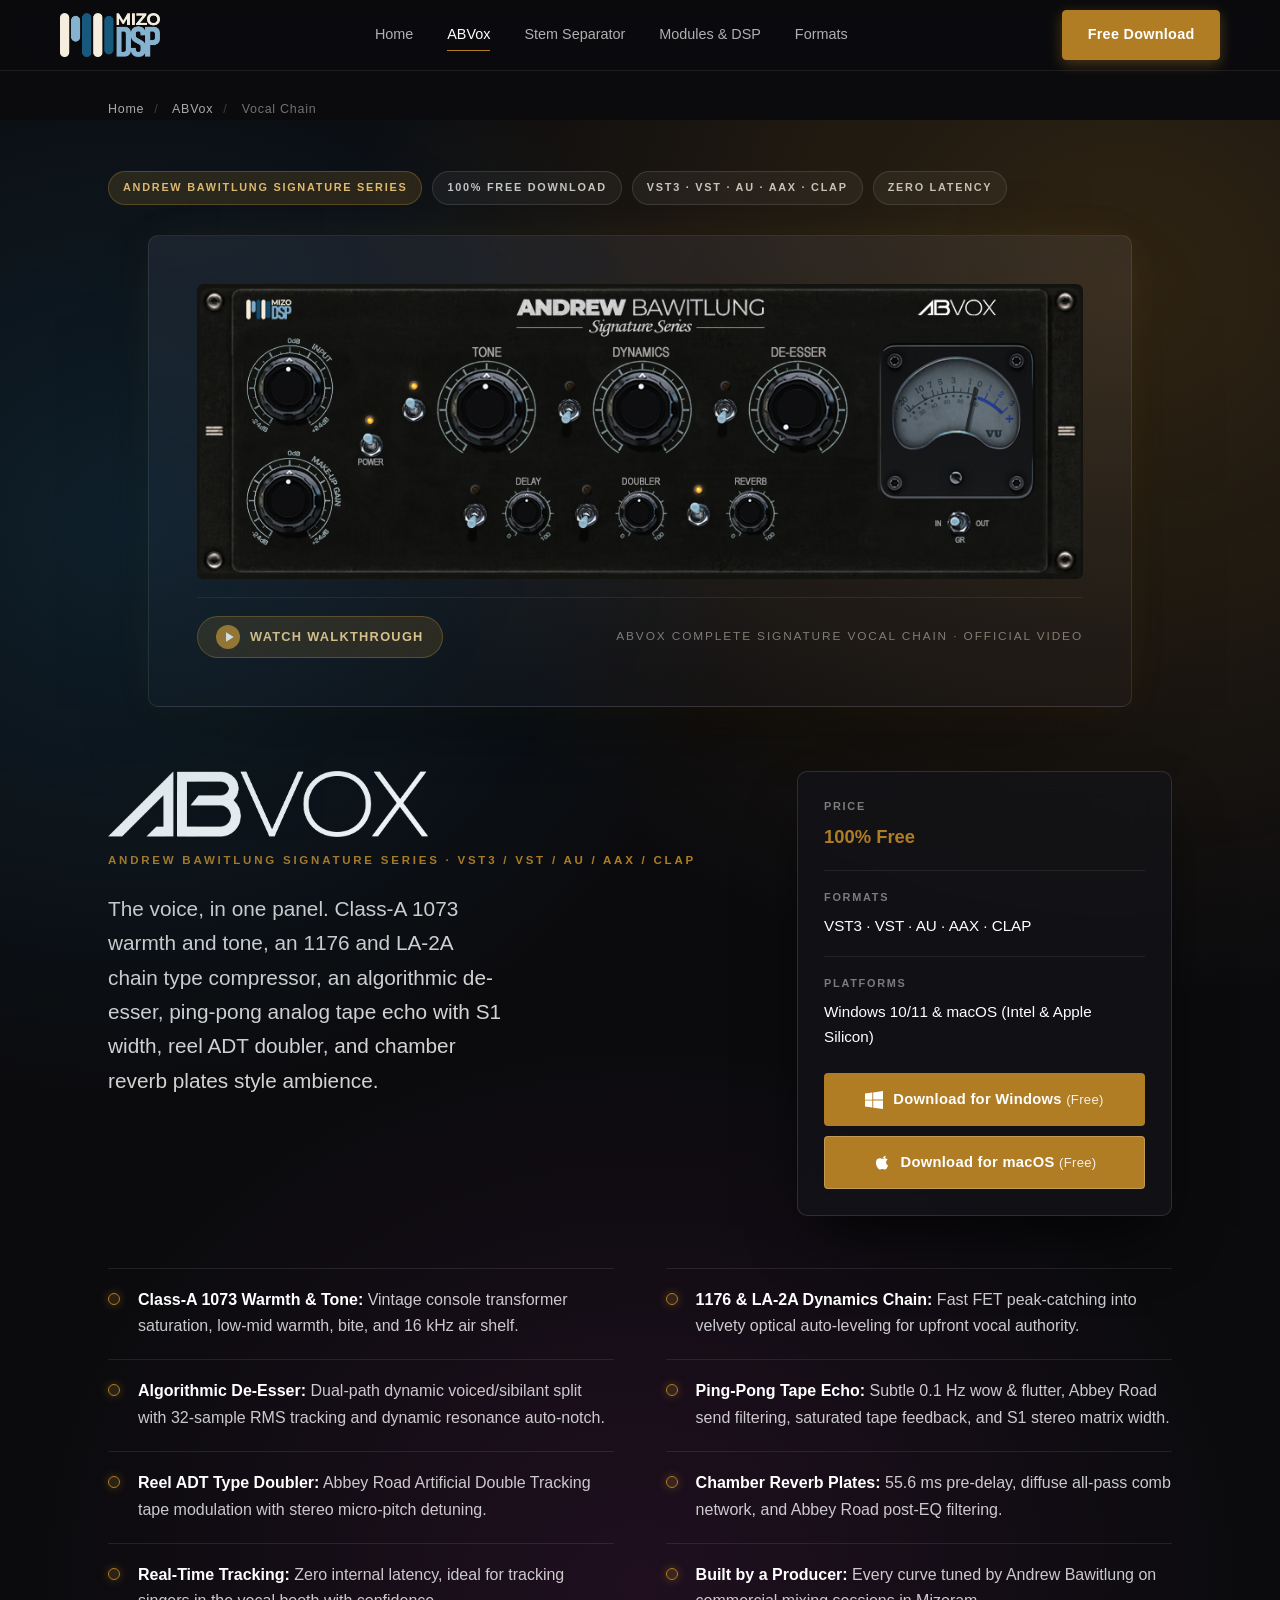
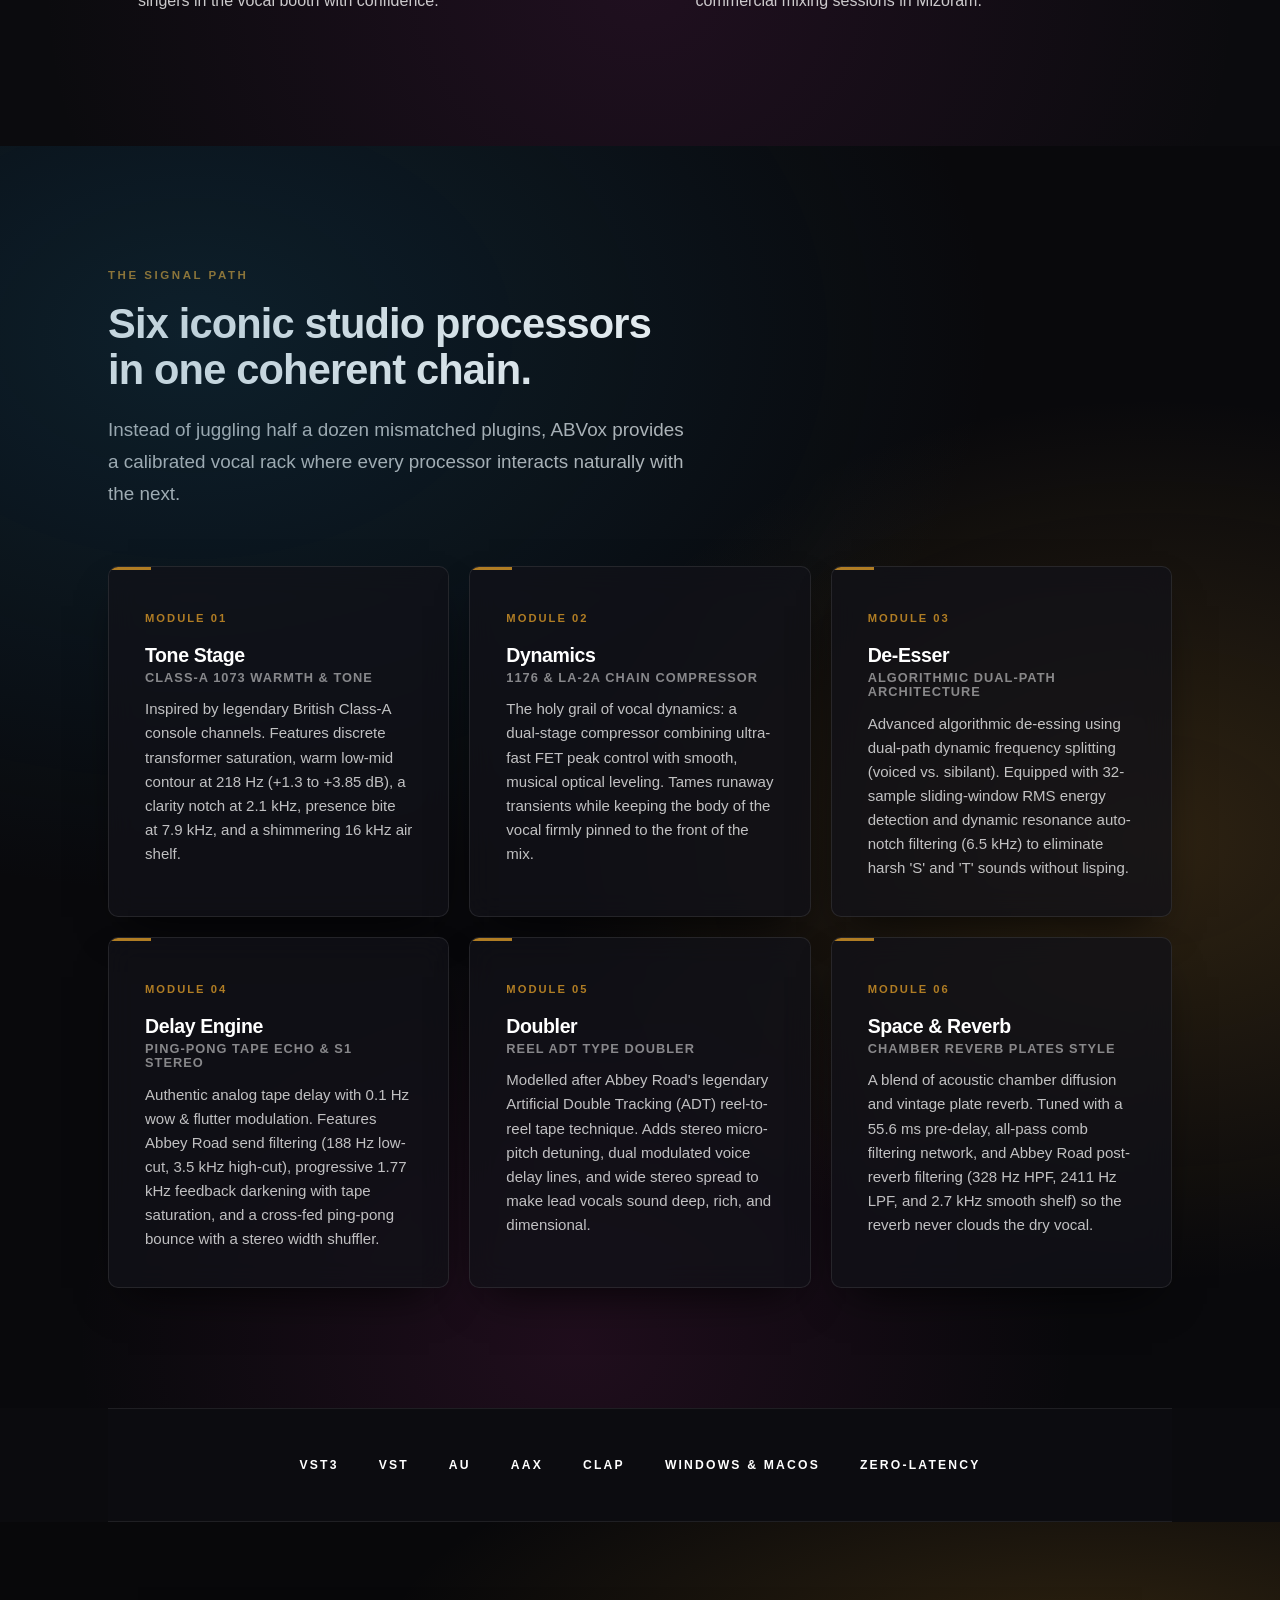
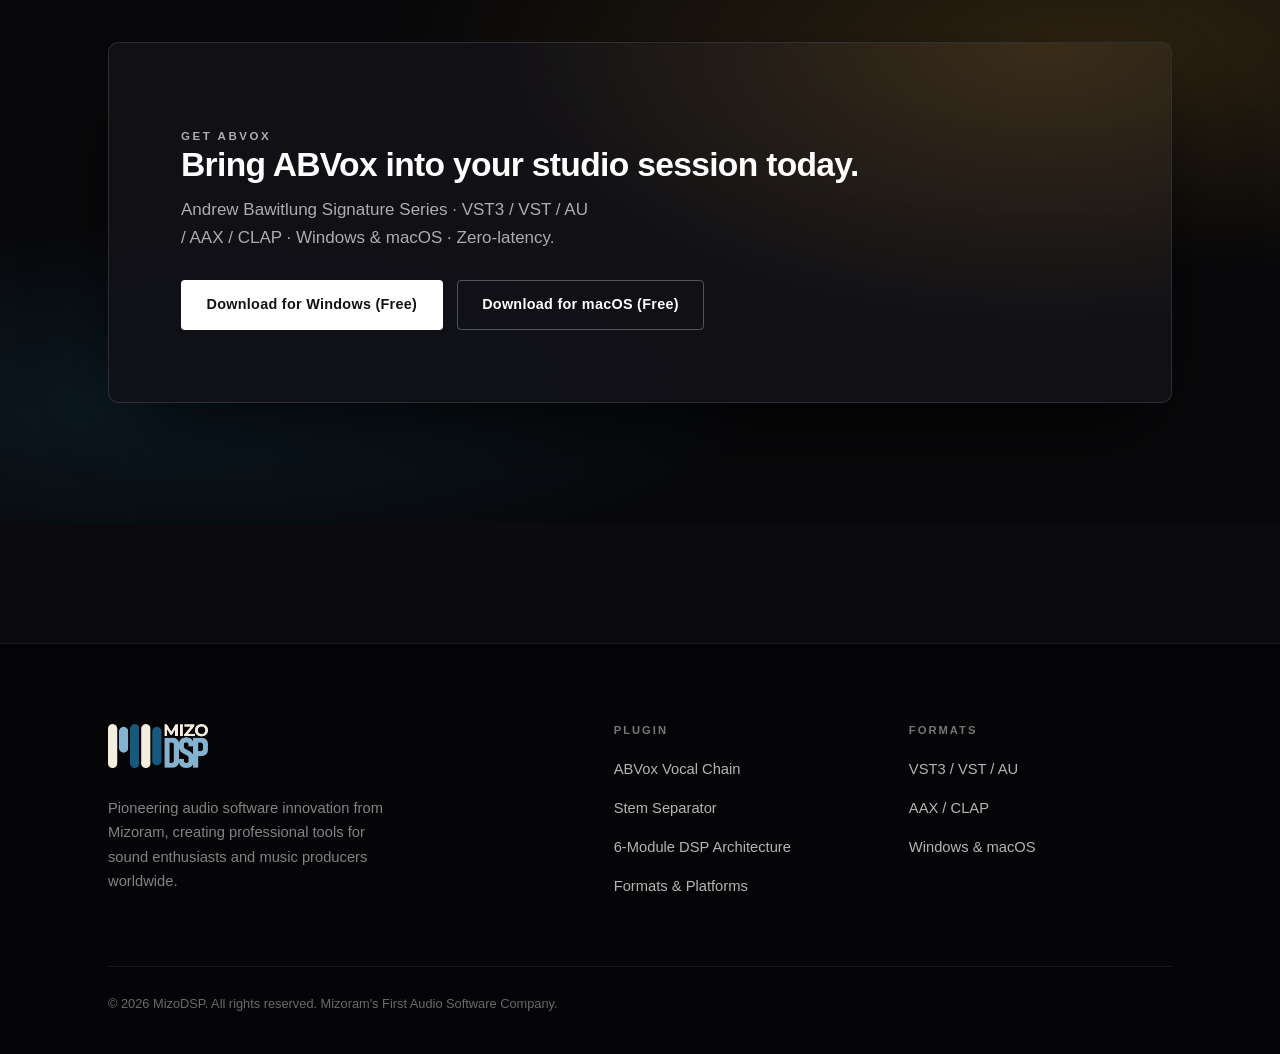
<file: abvox.html>
<!DOCTYPE html>
<html lang="en">
<head>
<meta charset="utf-8" />
<meta name="viewport" content="width=device-width, initial-scale=1" />
<meta name="robots" content="noindex, nofollow, noarchive, nosnippet" />
<meta name="googlebot" content="noindex, nofollow, noarchive, nosnippet" />
<title>ABVox — Signature Vocal Chain | MizoDSP</title>
<meta name="description" content="ABVox is an all-in-one analog-modelled vocal rack featuring Class-A 1073 tone, 1176 & LA-2A dynamics, algorithmic de-esser, tape echo, reel ADT, and chamber plates reverb." />
<meta name="theme-color" content="#101012" />
<link rel="icon" href="favicon.svg" type="image/svg+xml" />
<link rel="icon" href="favicon.ico" sizes="any" />
<link rel="icon" type="image/png" sizes="32x32" href="favicon-32x32.png" />
<link rel="apple-touch-icon" href="apple-touch-icon.png" />

<!-- Open Graph / Social Sharing (WhatsApp, Telegram, Discord, etc.) -->
<meta property="og:type" content="website" />
<meta property="og:url" content="https://mizodsp.github.io/abvox.html" />
<meta property="og:title" content="ABVox — Signature Vocal Chain | MizoDSP" />
<meta property="og:description" content="All-in-one analog-modelled vocal rack: Class-A 1073 warmth, 1176 & LA-2A dynamics, algorithmic de-esser, tape echo, reel ADT, and chamber plates reverb." />
<meta property="og:image" content="https://mizodsp.github.io/assets/og-preview.png" />
<meta property="og:image:secure_url" content="https://mizodsp.github.io/assets/og-preview.png" />
<meta property="og:image:type" content="image/png" />
<meta property="og:image:width" content="1200" />
<meta property="og:image:height" content="630" />
<meta property="og:image:alt" content="ABVox Complete Signature Vocal Chain Plugin" />
<meta property="og:site_name" content="MizoDSP" />

<!-- Twitter Card -->
<meta name="twitter:card" content="summary_large_image" />
<meta name="twitter:title" content="ABVox — Signature Vocal Chain | MizoDSP" />
<meta name="twitter:description" content="All-in-one analog-modelled vocal rack: Class-A 1073 warmth, 1176 & LA-2A dynamics, algorithmic de-esser, tape echo, reel ADT, and chamber plates reverb." />
<meta name="twitter:image" content="https://mizodsp.github.io/assets/og-preview.png" />

<script>document.documentElement.classList.add('js');</script>
<link rel="stylesheet" href="styles.css?v=8" />
</head>
<body class="page-dark">

<a class="skip-link btn btn--solid" href="#main">Skip to content</a>

<header class="site-header">
  <div class="wrap site-header__inner">
    <a class="brand" href="index.html" aria-label="MizoDSP home">
      <img class="brand__logo-img" src="assets/MizoDSP logo.png" alt="MizoDSP Logo" width="1505" height="660" />
    </a>

    <nav class="nav" id="nav" aria-label="Primary">
      <a href="index.html">Home</a>
      <a href="abvox.html" aria-current="page">ABVox</a>
      <a href="stem-separator.html">Stem Separator</a>
      <a href="#modules">Modules &amp; DSP</a>
      <a href="#formats">Formats</a>
    </nav>

    <div class="site-header__cta">
      <a class="btn btn--accent" href="#get" onclick="openDownloadModal('Windows'); return false;" style="background:#b07d24; color:#ffffff; border-color:#b07d24;">Free Download</a>
      <button class="nav-toggle" id="navToggle" aria-expanded="false" aria-controls="nav">Menu</button>
    </div>
  </div>
</header>

<main id="main">

  <div class="wrap crumbs">
    <a href="index.html">Home</a><span>/</span>
    <a href="abvox.html">ABVox</a><span>/</span>
    Vocal Chain
  </div>

  <!-- PRODUCT HERO -->
  <section class="product">
    <div class="wrap">
      <div class="badges">
        <span class="badge badge--accent">Andrew Bawitlung Signature Series</span>
        <span class="badge">100% Free Download</span>
        <span class="badge">VST3 · VST · AU · AAX · CLAP</span>
        <span class="badge">Zero Latency</span>
      </div>

      <!-- High-res Rendered Plugin Interface & Video Showcase -->
      <figure class="product__stage reveal" id="productStage">
        <div class="product__render-box" id="productRenderBox">
          <img class="product__render-img" src="assets/ABVox_Plugin_Render.png"
               alt="ABVox interface render: input and output gain staging, 1073 tone, 1176/LA-2A dynamics, algorithmic de-esser, tape echo, reel ADT, and chamber plate reverb."
               width="1024" height="341" fetchpriority="high" />
        </div>
        <figcaption class="product__caption">
          <button class="stage-play-btn" id="playProductVideoBtn" type="button" aria-label="Play ABVox official video walkthrough">
            <span class="stage-play-btn__icon">
              <svg width="14" height="14" viewBox="0 0 24 24" fill="currentColor" aria-hidden="true">
                <polygon points="7,4 20,12 7,20" />
              </svg>
            </span>
            <span class="stage-play-btn__text">Watch Walkthrough</span>
          </button>
          <span class="product__caption-text">ABVox Complete Signature Vocal Chain · Official Video</span>
        </figcaption>
      </figure>

      <div class="product__head">
        <div>
          <img src="assets/AB_VOX.png" alt="ABVox Logo" class="abvox-product-logo" />
          <p class="product__sub">Andrew Bawitlung Signature Series · VST3 / VST / AU / AAX / CLAP</p>
          <p class="product__tagline">
            The voice, in one panel. Class-A 1073 warmth and tone, an 1176 and LA-2A chain type compressor,
            an algorithmic de-esser, ping-pong analog tape echo with S1 width, reel ADT doubler,
            and chamber reverb plates style ambience.
          </p>
        </div>

        <aside class="product__aside" id="get" style="scroll-margin-top: 90px;">
          <dl>
            <div>
              <dt>Price</dt>
              <dd><strong style="color: var(--accent); font-size: 1.15rem;">100% Free</strong></dd>
            </div>
            <div>
              <dt>Formats</dt>
              <dd>VST3 · VST · AU · AAX · CLAP</dd>
            </div>
            <div>
              <dt>Platforms</dt>
              <dd>Windows 10/11 &amp; macOS (Intel &amp; Apple Silicon)</dd>
            </div>
          </dl>

          <div class="download-actions" style="margin-top: 24px; display: grid; gap: 10px;">
            <a class="btn btn--solid btn--download js-download-trigger" href="https://github.com/mizodsp/mizodsp.github.io/releases/download/v1.0.0/ABVox_v1.0.0_Windows.zip" onclick="openDownloadModal('Windows', this.href); return false;" data-platform="Windows" title="Download ABVox for Windows (Free)">
              <svg width="18" height="18" viewBox="0 0 24 24" fill="currentColor" aria-hidden="true"><path d="M0 3.449L9.75 2.1v9.451H0m10.949-9.602L24 0v11.401H10.949M0 12.6h9.75v9.451L0 20.699M10.949 12.6H24V24l-12.951-1.751"/></svg>
              <span>Download for Windows <em>(Free)</em></span>
            </a>
            <a class="btn btn--solid btn--download btn--download-mac js-download-trigger" href="https://github.com/mizodsp/mizodsp.github.io/releases/download/v1.0.0/ABVox_v1.0.0_macOS.zip" onclick="openDownloadModal('macOS', this.href); return false;" data-platform="macOS" title="Download ABVox for macOS (Free)">
              <svg width="18" height="18" viewBox="0 0 24 24" fill="currentColor" aria-hidden="true"><path d="M18.71 19.5c-.83 1.24-1.71 2.45-3.05 2.47-1.34.03-1.77-.79-3.29-.79-1.53 0-2 .77-3.27.82-1.31.05-2.3-1.32-3.14-2.53C4.25 17 2.94 12.45 4.7 9.39c.87-1.52 2.43-2.48 4.12-2.51 1.28-.02 2.5.87 3.29.87.78 0 2.26-1.07 3.81-.91.65.03 2.47.26 3.64 1.98-.09.06-2.17 1.28-2.15 3.81.03 3.02 2.65 4.03 2.68 4.04-.03.07-.42 1.44-1.38 2.83M15.97 6.37c.62-.75 1.04-1.8 0.92-2.85-.9.04-2 .6-2.65 1.35-.58.66-1.08 1.73-.95 2.76 1.01.08 2.05-.51 2.68-1.26z"/></svg>
              <span>Download for macOS <em>(Free)</em></span>
            </a>
          </div>
        </aside>
      </div>

      <!-- Core Highlights Checklist -->
      <ul class="checks">
        <li><strong>Class-A 1073 Warmth &amp; Tone:</strong> Vintage console transformer saturation, low-mid warmth, bite, and 16 kHz air shelf.</li>
        <li><strong>1176 &amp; LA-2A Dynamics Chain:</strong> Fast FET peak-catching into velvety optical auto-leveling for upfront vocal authority.</li>
        <li><strong>Algorithmic De-Esser:</strong> Dual-path dynamic voiced/sibilant split with 32-sample RMS tracking and dynamic resonance auto-notch.</li>
        <li><strong>Ping-Pong Tape Echo:</strong> Subtle 0.1 Hz wow &amp; flutter, Abbey Road send filtering, saturated tape feedback, and S1 stereo matrix width.</li>
        <li><strong>Reel ADT Type Doubler:</strong> Abbey Road Artificial Double Tracking tape modulation with stereo micro-pitch detuning.</li>
        <li><strong>Chamber Reverb Plates:</strong> 55.6 ms pre-delay, diffuse all-pass comb network, and Abbey Road post-EQ filtering.</li>
        <li><strong>Real-Time Tracking:</strong> Zero internal latency, ideal for tracking singers in the vocal booth with confidence.</li>
        <li><strong>Built by a Producer:</strong> Every curve tuned by Andrew Bawitlung on commercial mixing sessions in Mizoram.</li>
      </ul>
    </div>
  </section>

  <!-- DETAILED MODULE ARCHITECTURE -->
  <section class="section" id="modules">
    <div class="wrap">
      <div class="section__head reveal">
        <p class="eyebrow eyebrow--accent">The Signal Path</p>
        <h2 class="section__title">Six iconic studio processors in one coherent chain.</h2>
        <p class="lede">
          Instead of juggling half a dozen mismatched plugins, ABVox provides a calibrated vocal rack
          where every processor interacts naturally with the next.
        </p>
      </div>

      <div class="modules-grid reveal">
        <!-- Module 1: Tone -->
        <article class="module-card">
          <span class="module-card__tag">Module 01</span>
          <h3>Tone Stage</h3>
          <h4>Class-A 1073 Warmth &amp; Tone</h4>
          <p>
            Inspired by legendary British Class-A console channels. Features discrete transformer saturation,
            warm low-mid contour at 218 Hz (+1.3 to +3.85 dB), a clarity notch at 2.1 kHz, presence bite at 7.9 kHz,
            and a shimmering 16 kHz air shelf.
          </p>
        </article>

        <!-- Module 2: Dynamics -->
        <article class="module-card">
          <span class="module-card__tag">Module 02</span>
          <h3>Dynamics</h3>
          <h4>1176 &amp; LA-2A Chain Compressor</h4>
          <p>
            The holy grail of vocal dynamics: a dual-stage compressor combining ultra-fast FET peak control
            with smooth, musical optical leveling. Tames runaway transients while keeping the body of the vocal
            firmly pinned to the front of the mix.
          </p>
        </article>

        <!-- Module 3: De-Esser -->
        <article class="module-card">
          <span class="module-card__tag">Module 03</span>
          <h3>De-Esser</h3>
          <h4>Algorithmic Dual-Path Architecture</h4>
          <p>
            Advanced algorithmic de-essing using dual-path dynamic frequency splitting (voiced vs. sibilant).
            Equipped with 32-sample sliding-window RMS energy detection and dynamic resonance auto-notch filtering
            (6.5 kHz) to eliminate harsh 'S' and 'T' sounds without lisping.
          </p>
        </article>

        <!-- Module 4: Delay -->
        <article class="module-card">
          <span class="module-card__tag">Module 04</span>
          <h3>Delay Engine</h3>
          <h4>Ping-Pong Tape Echo &amp; S1 Stereo</h4>
          <p>
            Authentic analog tape delay with 0.1 Hz wow &amp; flutter modulation. Features Abbey Road send filtering
            (188 Hz low-cut, 3.5 kHz high-cut), progressive 1.77 kHz feedback darkening with tape saturation,
            and a cross-fed ping-pong bounce with a stereo width shuffler.
          </p>
        </article>

        <!-- Module 5: Doubler -->
        <article class="module-card">
          <span class="module-card__tag">Module 05</span>
          <h3>Doubler</h3>
          <h4>Reel ADT Type Doubler</h4>
          <p>
            Modelled after Abbey Road's legendary Artificial Double Tracking (ADT) reel-to-reel tape technique.
            Adds stereo micro-pitch detuning, dual modulated voice delay lines, and wide stereo spread to make lead vocals
            sound deep, rich, and dimensional.
          </p>
        </article>

        <!-- Module 6: Reverb -->
        <article class="module-card">
          <span class="module-card__tag">Module 06</span>
          <h3>Space &amp; Reverb</h3>
          <h4>Chamber Reverb Plates Style</h4>
          <p>
            A blend of acoustic chamber diffusion and vintage plate reverb. Tuned with a 55.6 ms pre-delay,
            all-pass comb filtering network, and Abbey Road post-reverb filtering (328 Hz HPF, 2411 Hz LPF,
            and 2.7 kHz smooth shelf) so the reverb never clouds the dry vocal.
          </p>
        </article>
      </div>
    </div>
  </section>


  <!-- FORMATS STRIP -->
  <section class="wrap" id="formats">
    <div class="formats">
      <span><strong>VST3</strong></span>
      <span><strong>VST</strong></span>
      <span><strong>AU</strong></span>
      <span><strong>AAX</strong></span>
      <span><strong>CLAP</strong></span>
      <span><strong>Windows &amp; macOS</strong></span>
      <span><strong>Zero-Latency</strong></span>
    </div>
  </section>

  <!-- GET ABVOX CALL TO ACTION -->
  <section class="section section--cta-wrap">
    <div class="wrap">
      <div class="cta reveal">
        <div>
          <p class="eyebrow eyebrow--accent">Get ABVox</p>
          <h2>Bring ABVox into your studio session today.</h2>
          <p>
            Andrew Bawitlung Signature Series · VST3 / VST / AU / AAX / CLAP · Windows &amp; macOS · Zero-latency.
          </p>
        </div>
        <div class="cta__actions">
          <a class="btn btn--light js-download-trigger" href="https://github.com/mizodsp/mizodsp.github.io/releases/download/v1.0.0/ABVox_v1.0.0_Windows.zip" onclick="openDownloadModal('Windows', this.href); return false;" data-platform="Windows">Download for Windows (Free)</a>
          <a class="btn btn--outline-light js-download-trigger" href="https://github.com/mizodsp/mizodsp.github.io/releases/download/v1.0.0/ABVox_v1.0.0_macOS.zip" onclick="openDownloadModal('macOS', this.href); return false;" data-platform="macOS">Download for macOS (Free)</a>
        </div>
      </div>
    </div>
  </section>

</main>

<footer class="site-footer">
  <div class="wrap">
    <div class="site-footer__grid">
      <div class="site-footer__about">
        <a class="brand" href="index.html" aria-label="MizoDSP home">
          <img class="footer__logo-img" src="assets/MizoDSP logo.png" alt="MizoDSP Logo" />
        </a>
        <p>
          Pioneering audio software innovation from Mizoram, creating professional tools for sound enthusiasts and music producers worldwide.
        </p>
      </div>

      <div>
        <h4>Plugin</h4>
        <ul>
          <li><a href="abvox.html">ABVox Vocal Chain</a></li>
          <li><a href="stem-separator.html">Stem Separator</a></li>
          <li><a href="#modules">6-Module DSP Architecture</a></li>
          <li><a href="#formats">Formats &amp; Platforms</a></li>
        </ul>
      </div>

      <div>
        <h4>Formats</h4>
        <ul>
          <li><a href="#formats">VST3 / VST / AU</a></li>
          <li><a href="#formats">AAX / CLAP</a></li>
          <li><a href="#formats">Windows &amp; macOS</a></li>
        </ul>
      </div>

    </div>

    <div class="site-footer__bar">
      <span>© <span id="year">2026</span> MizoDSP. All rights reserved. Mizoram's First Audio Software Company.</span>
    </div>
  </div>
</footer>

<script>
  document.getElementById('year').textContent = new Date().getFullYear();

  var toggle = document.getElementById('navToggle');
  var nav = document.getElementById('nav');
  if (toggle) {
    toggle.addEventListener('click', function () {
      var open = nav.classList.toggle('nav--open');
      toggle.setAttribute('aria-expanded', String(open));
    });
  }

  // Handle smooth scroll to anchor when navigated with a hash (e.g. abvox.html#get)
  function handleHashScroll() {
    if (window.location.hash) {
      try {
        var target = document.querySelector(window.location.hash);
        if (target) {
          setTimeout(function () {
            target.scrollIntoView({ behavior: 'smooth', block: 'start' });
          }, 80);
        }
      } catch (e) {}
    }
  }
  if (document.readyState === 'complete') {
    handleHashScroll();
  } else {
    window.addEventListener('load', handleHashScroll);
  }
  window.addEventListener('hashchange', handleHashScroll);

  // Click-to-play / toggle product video in abvox.html
  var playProductBtn = document.getElementById('playProductVideoBtn');
  var productRenderBox = document.getElementById('productRenderBox');
  var isVideoActive = false;
  if (playProductBtn && productRenderBox) {
    playProductBtn.addEventListener('click', function () {
      if (!isVideoActive) {
        productRenderBox.innerHTML = `
          <div class="video-responsive" style="border-radius: 6px;">
            <iframe
              src="https://www.youtube.com/embed/3EMnWuiMG0U?autoplay=1&amp;modestbranding=1&amp;rel=0&amp;iv_load_policy=3"
              title="ABVox Official Video Walkthrough"
              allow="accelerometer; autoplay; clipboard-write; encrypted-media; gyroscope; picture-in-picture; web-share"
              allowfullscreen>
            </iframe>
          </div>
        `;
        playProductBtn.innerHTML = `
          <span class="stage-play-btn__icon" style="background:#444;">✕</span>
          <span class="stage-play-btn__text">View Plugin Interface</span>
        `;
        isVideoActive = true;
      } else {
        productRenderBox.innerHTML = `
          <img class="product__render-img" src="assets/ABVox_Plugin_Render.png"
               alt="ABVox interface render: input and output gain staging, 1073 tone, 1176/LA-2A dynamics, algorithmic de-esser, tape echo, reel ADT, and chamber plate reverb."
               width="1024" height="341" fetchpriority="high" />
        `;
        playProductBtn.innerHTML = `
          <span class="stage-play-btn__icon">
            <svg width="14" height="14" viewBox="0 0 24 24" fill="currentColor" aria-hidden="true">
              <polygon points="7,4 20,12 7,20" />
            </svg>
          </span>
          <span class="stage-play-btn__text">Watch Walkthrough</span>
        `;
        isVideoActive = false;
      }
    });
  }

  // Reveal on scroll
  (function () {
    var els = document.querySelectorAll('.reveal');
    if (!('IntersectionObserver' in window) ||
        window.matchMedia('(prefers-reduced-motion: reduce)').matches) {
      els.forEach(function (el) { el.classList.add('is-visible'); });
      return;
    }
    var io = new IntersectionObserver(function (entries) {
      entries.forEach(function (e) {
        if (e.isIntersecting) {
          e.target.classList.add('is-visible');
          io.unobserve(e.target);
        }
      });
    }, { rootMargin: '0px 0px -10% 0px', threshold: 0.08 });
    els.forEach(function (el) { io.observe(el); });

    // Safety net: never leave content hidden.
    window.setTimeout(function () {
      els.forEach(function (el) { el.classList.add('is-visible'); });
    }, 2500);
  })();
</script>

<!-- DOWNLOAD EMAIL MODAL STYLES (Inline to bypass any browser cache) -->
<style>
.download-modal {
  position: fixed !important;
  top: 0 !important;
  left: 0 !important;
  right: 0 !important;
  bottom: 0 !important;
  width: 100vw !important;
  height: 100vh !important;
  z-index: 9999999 !important;
  display: none;
  align-items: center;
  justify-content: center;
  padding: 16px;
  box-sizing: border-box;
}

.download-modal.is-open {
  display: flex !important;
}

.download-modal__backdrop {
  position: absolute !important;
  top: 0 !important;
  left: 0 !important;
  right: 0 !important;
  bottom: 0 !important;
  width: 100% !important;
  height: 100% !important;
  background: rgba(8, 8, 11, 0.88) !important;
  backdrop-filter: blur(12px) !important;
  -webkit-backdrop-filter: blur(12px) !important;
  cursor: pointer;
}

.download-modal__dialog {
  position: relative !important;
  z-index: 10 !important;
  width: 100% !important;
  max-width: 480px !important;
  background: #14151a !important;
  background: linear-gradient(180deg, #181920 0%, #111216 100%) !important;
  border: 1px solid rgba(176, 125, 36, 0.4) !important;
  box-shadow: 0 25px 65px rgba(0, 0, 0, 0.9), 0 0 40px rgba(176, 125, 36, 0.15) !important;
  border-radius: 12px !important;
  padding: 32px 28px !important;
  color: #f5f4f1 !important;
  box-sizing: border-box !important;
  font-family: -apple-system, BlinkMacSystemFont, "Segoe UI", Roboto, sans-serif !important;
}

.download-modal__close {
  position: absolute !important;
  top: 16px !important;
  right: 16px !important;
  width: 36px !important;
  height: 36px !important;
  display: inline-flex !important;
  align-items: center !important;
  justify-content: center !important;
  background: rgba(255, 255, 255, 0.08) !important;
  border: 1px solid rgba(255, 255, 255, 0.14) !important;
  border-radius: 50% !important;
  color: #ffffff !important;
  cursor: pointer !important;
  font-size: 18px !important;
  line-height: 1 !important;
  transition: all 0.2s ease !important;
}

.download-modal__close:hover {
  background: rgba(255, 255, 255, 0.2) !important;
  transform: scale(1.08) !important;
}

.modal-os-tabs {
  display: flex !important;
  gap: 8px !important;
  background: rgba(255, 255, 255, 0.04) !important;
  border: 1px solid rgba(255, 255, 255, 0.08) !important;
  border-radius: 8px !important;
  padding: 4px !important;
  margin-bottom: 16px !important;
}

.modal-os-tab {
  flex: 1 !important;
  display: inline-flex !important;
  align-items: center !important;
  justify-content: center !important;
  gap: 6px !important;
  padding: 8px 12px !important;
  background: transparent !important;
  border: none !important;
  border-radius: 6px !important;
  color: rgba(255, 255, 255, 0.65) !important;
  font-size: 0.88rem !important;
  font-weight: 600 !important;
  cursor: pointer !important;
  transition: all 0.2s ease !important;
}

.modal-os-tab:hover {
  color: #ffffff !important;
  background: rgba(255, 255, 255, 0.06) !important;
}

.modal-os-tab.is-active {
  background: #b07d24 !important;
  color: #ffffff !important;
  box-shadow: 0 2px 8px rgba(176, 125, 36, 0.35) !important;
}

.download-modal__badge {
  display: inline-flex !important;
  align-items: center !important;
  gap: 6px !important;
  background: rgba(176, 125, 36, 0.16) !important;
  border: 1px solid rgba(176, 125, 36, 0.4) !important;
  color: #dfaa47 !important;
  font-size: 0.8rem !important;
  font-weight: 600 !important;
  letter-spacing: 0.03em !important;
  padding: 4px 10px !important;
  border-radius: 4px !important;
  margin-bottom: 12px !important;
}

.download-modal__title {
  font-size: 1.55rem !important;
  font-weight: 700 !important;
  color: #ffffff !important;
  margin: 0 0 8px 0 !important;
  line-height: 1.2 !important;
}

.download-modal__subtitle {
  color: rgba(255, 255, 255, 0.72) !important;
  font-size: 0.92rem !important;
  line-height: 1.5 !important;
  margin: 0 0 18px 0 !important;
}

.download-modal__form {
  display: flex !important;
  flex-direction: column !important;
  gap: 16px !important;
}

.download-modal .form-group {
  display: flex !important;
  flex-direction: column !important;
  gap: 6px !important;
  text-align: left !important;
}

.download-modal .form-label {
  font-size: 0.86rem !important;
  font-weight: 500 !important;
  color: rgba(255, 255, 255, 0.9) !important;
  margin: 0 !important;
}

.download-modal .form-input {
  width: 100% !important;
  padding: 12px 14px !important;
  background: rgba(255, 255, 255, 0.06) !important;
  border: 1px solid rgba(255, 255, 255, 0.18) !important;
  border-radius: 6px !important;
  color: #ffffff !important;
  font-size: 0.95rem !important;
  box-sizing: border-box !important;
}

.download-modal .form-input:focus {
  outline: none !important;
  border-color: #b07d24 !important;
  background: rgba(255, 255, 255, 0.1) !important;
  box-shadow: 0 0 0 3px rgba(176, 125, 36, 0.3) !important;
}

.btn--modal-submit {
  width: 100% !important;
  margin-top: 6px !important;
  padding: 13px 20px !important;
  background: #b07d24 !important;
  color: #ffffff !important;
  border: 1px solid #b07d24 !important;
  font-weight: 600 !important;
  font-size: 1rem !important;
  justify-content: center !important;
  border-radius: 6px !important;
  cursor: pointer !important;
  display: inline-flex !important;
  align-items: center !important;
  gap: 8px !important;
  box-sizing: border-box !important;
  transition: all 0.2s ease !important;
}

.btn--modal-submit:hover:not(:disabled) {
  background: #c59132 !important;
  border-color: #c59132 !important;
  box-shadow: 0 4px 18px rgba(176, 125, 36, 0.5) !important;
}

.btn--modal-submit:disabled {
  opacity: 0.75 !important;
  cursor: wait !important;
}

.download-modal__note {
  font-size: 0.78rem !important;
  color: rgba(255, 255, 255, 0.5) !important;
  text-align: center !important;
  margin: 4px 0 0 0 !important;
}

.download-modal__success {
  text-align: center !important;
  padding: 12px 0 8px !important;
}

.download-modal__success .success-icon {
  margin: 0 auto 16px !important;
  width: 58px !important;
  height: 58px !important;
  background: rgba(176, 125, 36, 0.16) !important;
  border: 1px solid rgba(176, 125, 36, 0.4) !important;
  border-radius: 50% !important;
  display: flex !important;
  align-items: center !important;
  justify-content: center !important;
}

.download-modal__actions {
  display: flex !important;
  flex-direction: column !important;
  gap: 10px !important;
  margin-top: 24px !important;
}

@media (max-width: 540px) {
  .download-modal__dialog {
    padding: 24px 18px !important;
  }
  .download-modal__title {
    font-size: 1.35rem !important;
  }
}
</style>

<!-- DOWNLOAD EMAIL MODAL -->
<div class="download-modal" id="downloadModal" style="display:none;" aria-hidden="true" role="dialog" aria-modal="true" aria-labelledby="modalTitle">
  <div class="download-modal__backdrop" id="modalBackdrop" onclick="closeDownloadModal()"></div>
  <div class="download-modal__dialog">
    <button class="download-modal__close" id="modalCloseBtn" onclick="closeDownloadModal()" type="button" aria-label="Close download modal">✕</button>

    <!-- Form View -->
    <div class="download-modal__content" id="modalFormView">
      <div class="download-modal__header">
        <div class="download-modal__badge" id="modalPlatformBadge">
          <span id="modalPlatformText">Windows (VST3, VST, AAX, CLAP)</span>
        </div>
        <h3 class="download-modal__title" id="modalTitle">Download ABVox for Windows</h3>
        <p class="download-modal__subtitle">Enter your name and email to download ABVox Signature Vocal Chain.</p>
      </div>

      <form class="download-modal__form" id="downloadForm" action="https://api.web3forms.com/submit" method="POST">
        <!-- Web3Forms Access Key -->
        <input type="hidden" name="access_key" value="9c504c6c-5943-48a9-87bd-8b77f9579c1c" />
        <input type="hidden" name="from_name" value="MizoDSP" />
        <input type="hidden" name="subject" id="formSubject" value="New ABVox Free Download (Windows)" />
        <input type="hidden" name="platform" id="formPlatform" value="Windows" />

        <!-- Anti-spam botcheck -->
        <input type="checkbox" name="botcheck" style="display:none;" />

        <div class="form-group">
          <label for="formName" class="form-label">Name</label>
          <input type="text" id="formName" name="name" class="form-input" required autocomplete="name" />
        </div>

        <div class="form-group">
          <label for="formEmail" class="form-label">Email</label>
          <input type="email" id="formEmail" name="email" class="form-input" required autocomplete="email" />
        </div>

        <button type="submit" class="btn btn--solid btn--modal-submit" id="modalSubmitBtn">
          <span id="modalSubmitBtnText">Download for Windows (Free)</span>
          <svg width="18" height="18" viewBox="0 0 24 24" fill="currentColor" aria-hidden="true"><path d="M19 9h-4V3H9v6H5l7 7 7-7zM5 18v2h14v-2H5z"/></svg>
        </button>

        <p class="download-modal__note">
          🔒 100% Free · No spam, ever. Only product updates.
        </p>
      </form>
    </div>

    <!-- Success View -->
    <div class="download-modal__success" id="modalSuccessView" style="display:none;">
      <div class="success-icon">
        <svg width="32" height="32" viewBox="0 0 24 24" fill="none" stroke="#b07d24" stroke-width="2.5" stroke-linecap="round" stroke-linejoin="round"><path d="M22 11.08V12a10 10 0 1 1-5.93-9.14"></path><polyline points="22 4 12 14.01 9 11.01"></polyline></svg>
      </div>
      <h3 class="download-modal__title">Your Download Has Started!</h3>
      <p class="download-modal__subtitle" style="margin-bottom: 20px;">
        Thank you for downloading ABVox. If your download doesn't begin automatically, or to download another platform, use the direct links below:
      </p>
      <div class="download-modal__actions" style="display: flex; flex-direction: column; gap: 10px;">
        <a class="btn btn--solid modal-dl-link" href="https://github.com/mizodsp/mizodsp.github.io/releases/download/v1.0.0/ABVox_v1.0.0_Windows.zip" download="ABVox_v1.0.0_Windows.zip" style="background:var(--accent); color:#ffffff; border-color:var(--accent); justify-content:center; display:flex; align-items:center; gap:8px;">
          <svg width="16" height="16" viewBox="0 0 24 24" fill="currentColor" aria-hidden="true"><path d="M0 3.449L9.75 2.1v9.451H0m10.949-9.602L24 0v11.401H10.949M0 12.6h9.75v9.451L0 20.699M10.949 12.6H24V24l-12.951-1.751"/></svg>
          Download for Windows (ZIP)
        </a>
        <a class="btn btn--solid modal-dl-link" href="https://github.com/mizodsp/mizodsp.github.io/releases/download/v1.0.0/ABVox_v1.0.0_macOS.zip" download="ABVox_v1.0.0_macOS.zip" style="background:rgba(255, 255, 255, 0.08); color:#ffffff; border:1px solid rgba(255, 255, 255, 0.2); justify-content:center; display:flex; align-items:center; gap:8px;">
          <svg width="16" height="16" viewBox="0 0 24 24" fill="currentColor" aria-hidden="true"><path d="M18.71 19.5c-.83 1.24-1.71 2.45-3.05 2.47-1.34.03-1.77-.79-3.29-.79-1.53 0-2 .77-3.27.82-1.31.05-2.3-1.32-3.14-2.53C4.25 17 2.94 12.45 4.7 9.39c.87-1.52 2.43-2.48 4.12-2.51 1.28-.02 2.5.87 3.29.87.78 0 2.26-1.07 3.81-.91.65.03 2.47.26 3.64 1.98-.09.06-2.17 1.28-2.15 3.81.03 3.02 2.65 4.03 2.68 4.04-.03.07-.42 1.44-1.38 2.83M15.97 6.37c.62-.75 1.04-1.8 0.92-2.85-.9.04-2 .6-2.65 1.35-.58.66-1.08 1.73-.95 2.76 1.01.08 2.05-.51 2.68-1.26z"/></svg>
          Download for macOS (ZIP)
        </a>
      </div>
    </div>
  </div>
</div>

<script>
  // Bulletproof Global Modal Handlers
  var WIN_DOWNLOAD_URL = 'https://github.com/mizodsp/mizodsp.github.io/releases/download/v1.0.0/ABVox_v1.0.0_Windows.zip';
  var MAC_DOWNLOAD_URL = 'https://github.com/mizodsp/mizodsp.github.io/releases/download/v1.0.0/ABVox_v1.0.0_macOS.zip';
  var currentDownloadUrl = WIN_DOWNLOAD_URL;
  var currentPlatform = 'Windows';

  var isSubmitting = false;

  window.openDownloadModal = function (platform, url) {
    var modal = document.getElementById('downloadModal');
    if (!modal) return;
    isSubmitting = false;

    currentPlatform = platform || 'Windows';
    currentDownloadUrl = url || (currentPlatform === 'macOS' ? MAC_DOWNLOAD_URL : WIN_DOWNLOAD_URL);

    var badgeText = document.getElementById('modalPlatformText');
    var modalTitle = document.getElementById('modalTitle');
    var submitBtnText = document.getElementById('modalSubmitBtnText');
    var platformInput = document.getElementById('formPlatform');
    var subjectInput = document.getElementById('formSubject');
    var formView = document.getElementById('modalFormView');
    var successView = document.getElementById('modalSuccessView');
    var submitBtn = document.getElementById('modalSubmitBtn');
    var nameInput = document.getElementById('formName');

    if (platformInput) platformInput.value = currentPlatform;
    if (subjectInput) subjectInput.value = 'New ABVox Free Download (' + currentPlatform + ')';

    if (currentPlatform === 'macOS') {
      if (badgeText) badgeText.textContent = 'macOS (VST3, AU, AAX, CLAP)';
      if (modalTitle) modalTitle.textContent = 'Download ABVox for macOS';
      if (submitBtnText) submitBtnText.textContent = 'Download for macOS (Free)';
    } else {
      if (badgeText) badgeText.textContent = 'Windows (VST3, VST, AAX, CLAP)';
      if (modalTitle) modalTitle.textContent = 'Download ABVox for Windows';
      if (submitBtnText) submitBtnText.textContent = 'Download for Windows (Free)';
    }

    if (formView) formView.style.display = 'block';
    if (successView) successView.style.display = 'none';
    if (submitBtn) submitBtn.disabled = false;

    modal.style.display = 'flex';
    modal.classList.add('is-open');
    modal.setAttribute('aria-hidden', 'false');
    document.body.style.overflow = 'hidden';

    setTimeout(function () {
      if (nameInput) nameInput.focus();
    }, 100);
  };

  window.closeDownloadModal = function () {
    var modal = document.getElementById('downloadModal');
    if (!modal) return;
    modal.style.display = 'none';
    modal.classList.remove('is-open');
    modal.setAttribute('aria-hidden', 'true');
    document.body.style.overflow = '';
  };

  // Close on Escape key
  document.addEventListener('keydown', function (e) {
    if (e.key === 'Escape') {
      window.closeDownloadModal();
    }
  });

  // Global event delegation ONLY for download triggers (never intercept direct download links!)
  document.addEventListener('click', function (e) {
    // If clicking a direct download link on the success screen, let the browser download naturally!
    if (e.target.closest('.modal-dl-link, .download-modal__success')) {
      return;
    }

    var trigger = e.target.closest('.js-download-trigger');
    if (trigger) {
      e.preventDefault();
      e.stopPropagation();
      var platform = trigger.getAttribute('data-platform') || (trigger.href && trigger.href.indexOf('macOS') !== -1 ? 'macOS' : 'Windows');
      var url = trigger.getAttribute('href');
      window.openDownloadModal(platform, url);
    }
  });

  function triggerDirectFileDownload(url) {
    if (!url) return;
    var a = document.createElement('a');
    a.href = url;
    a.setAttribute('download', '');
    a.style.display = 'none';
    document.body.appendChild(a);
    a.click();
    setTimeout(function () {
      if (a.parentNode) a.parentNode.removeChild(a);
    }, 1000);
  }

  // Handle Form Submission
  var form = document.getElementById('downloadForm');
  if (form) {
    form.addEventListener('submit', function (e) {
      e.preventDefault();
      if (isSubmitting) return;
      isSubmitting = true;

      var submitBtn = document.getElementById('modalSubmitBtn');
      var submitBtnText = document.getElementById('modalSubmitBtnText');
      var formView = document.getElementById('modalFormView');
      var successView = document.getElementById('modalSuccessView');

      if (submitBtn) submitBtn.disabled = true;
      if (submitBtnText) submitBtnText.textContent = 'Starting Download...';

      // Start automatic file download exactly ONCE within user gesture
      triggerDirectFileDownload(currentDownloadUrl);

      // Flip immediately to success screen showing direct links for both platforms
      if (formView) formView.style.display = 'none';
      if (successView) successView.style.display = 'block';

      // Send form data asynchronously to Web3Forms in background
      var formData = new FormData(form);
      var object = Object.fromEntries(formData);
      var json = JSON.stringify(object);

      fetch(form.action, {
        method: 'POST',
        headers: {
          'Content-Type': 'application/json',
          'Accept': 'application/json'
        },
        body: json
      })
      .catch(function (err) {
        console.warn('Web3Forms notice:', err);
      });

      form.reset();
    });
  }
</script>

</body>
</html>
</file>
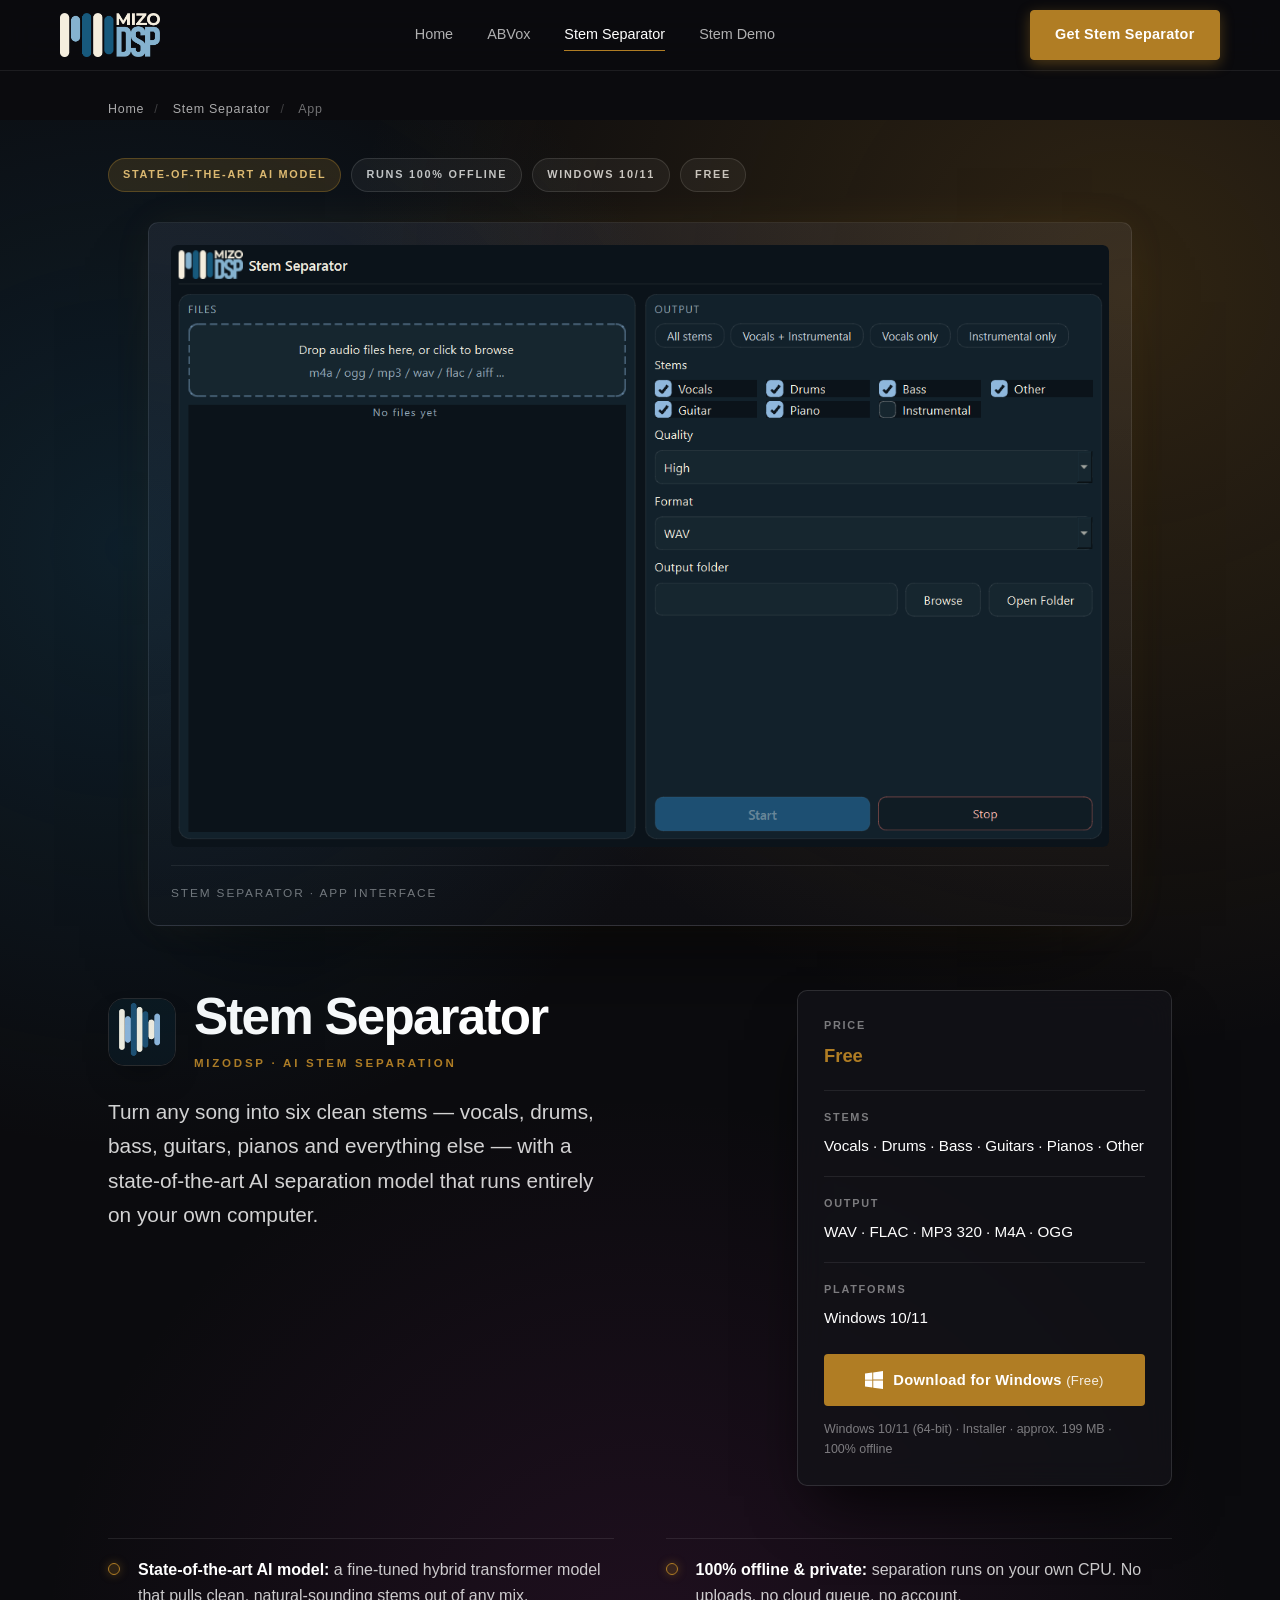
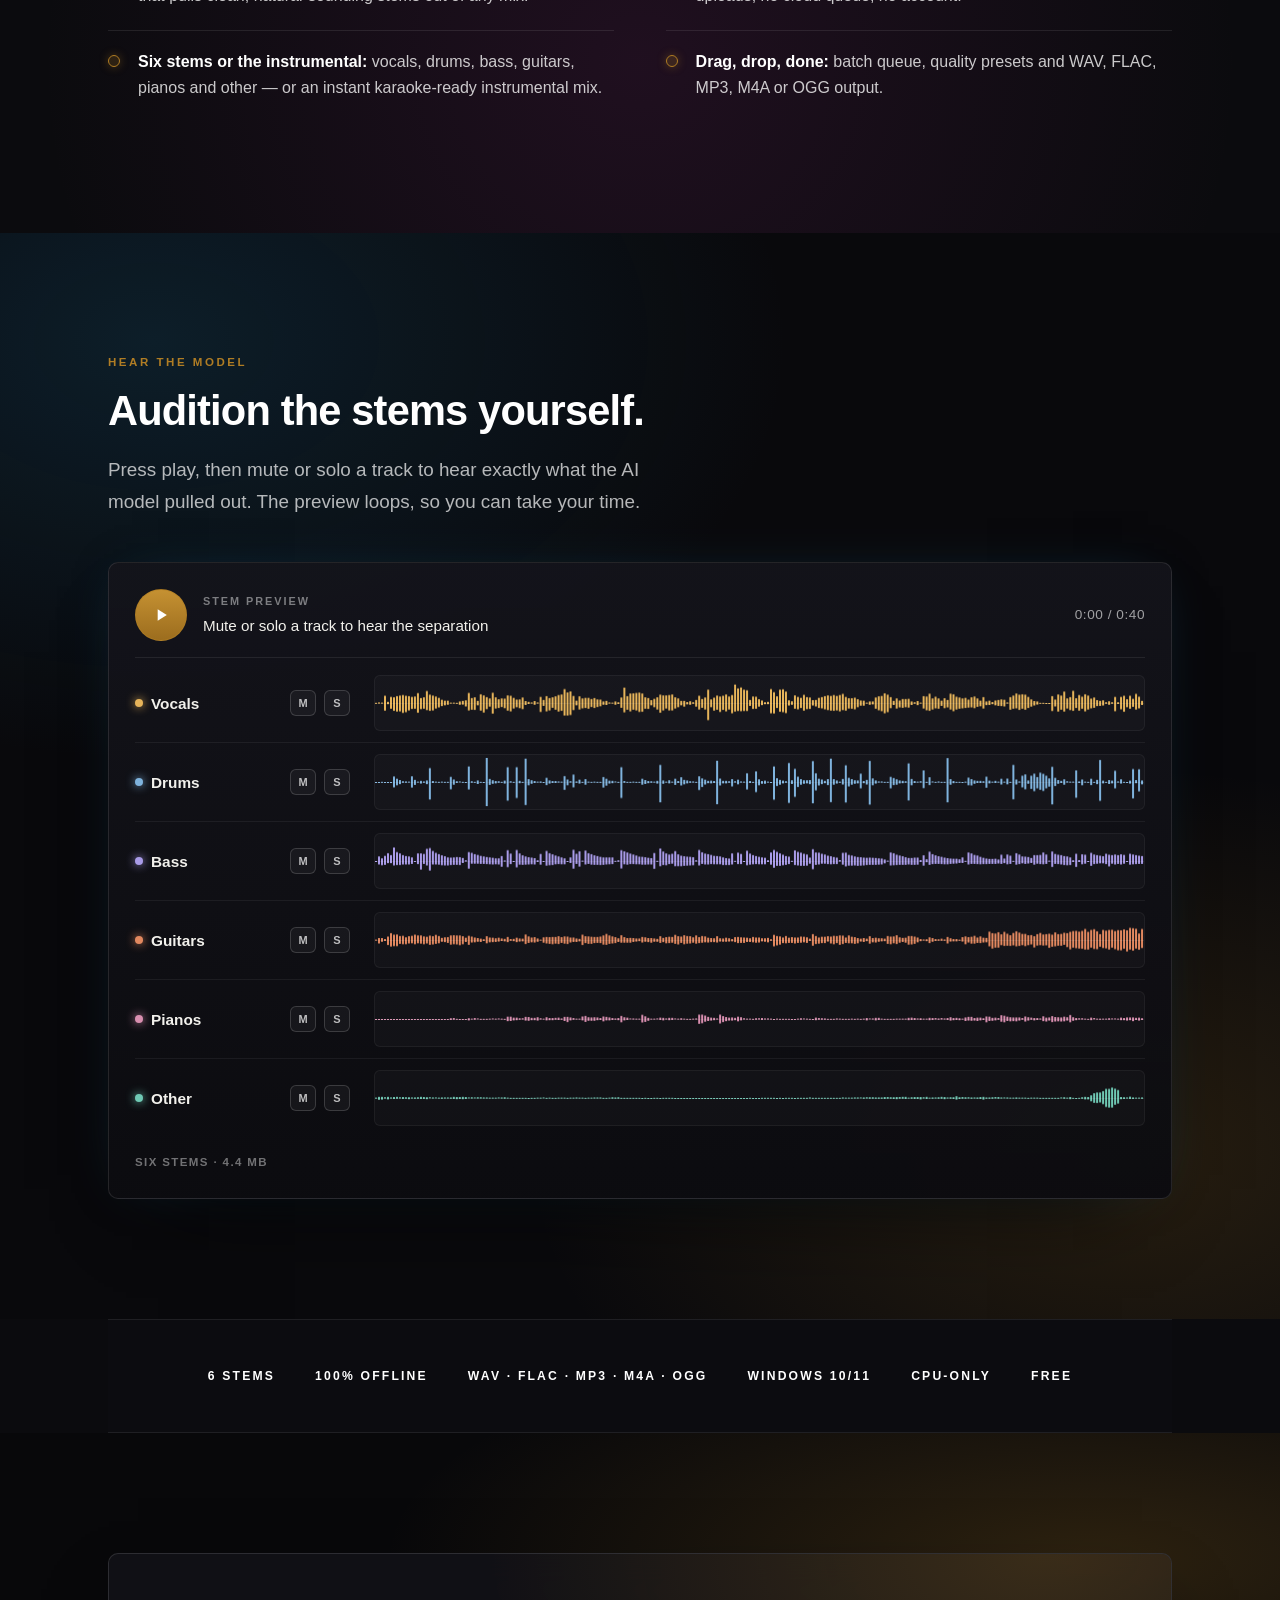
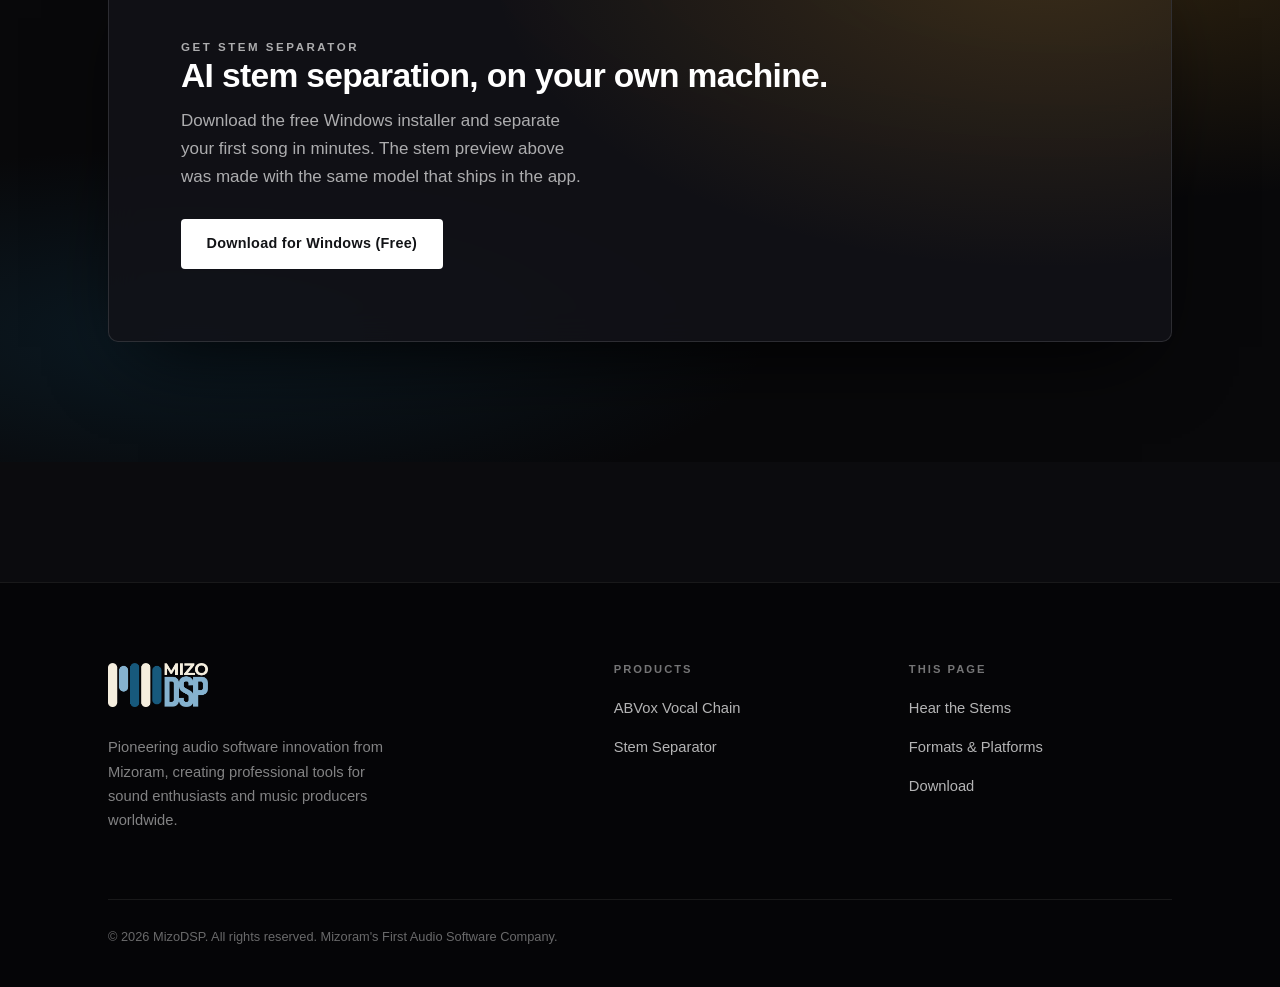
<file: stem-separator.html>
<!DOCTYPE html>
<html lang="en">
<head>
<meta charset="utf-8" />
<meta name="viewport" content="width=device-width, initial-scale=1" />
<title>Stem Separator — AI Stem Separation, Offline | MizoDSP</title>
<meta name="description" content="Stem Separator splits any song into vocals, drums, bass and instruments with a state-of-the-art AI model. Runs 100% offline on Windows. Free from MizoDSP." />
<meta name="theme-color" content="#0b0b0e" />
<link rel="icon" href="favicon.svg" type="image/svg+xml" />
<link rel="icon" href="favicon.ico" sizes="any" />
<link rel="icon" type="image/png" sizes="32x32" href="favicon-32x32.png" />
<link rel="apple-touch-icon" href="apple-touch-icon.png" />

<!-- Open Graph / Social Sharing -->
<meta property="og:type" content="website" />
<meta property="og:url" content="https://mizodsp.github.io/stem-separator.html" />
<meta property="og:title" content="Stem Separator — AI Stem Separation, Offline | MizoDSP" />
<meta property="og:description" content="Split any song into vocals, drums, bass and instruments with a state-of-the-art AI model. Runs 100% offline on Windows." />
<meta property="og:image" content="https://mizodsp.github.io/assets/StemSeparator_UI_og.png" />
<meta property="og:image:type" content="image/png" />
<meta property="og:image:width" content="1200" />
<meta property="og:image:height" content="630" />
<meta property="og:image:alt" content="Stem Separator app interface — drag and drop audio, choose stems, quality and format" />
<meta property="og:site_name" content="MizoDSP" />

<!-- Twitter Card -->
<meta name="twitter:card" content="summary_large_image" />
<meta name="twitter:title" content="Stem Separator — AI Stem Separation, Offline | MizoDSP" />
<meta name="twitter:description" content="Split any song into six clean stems with a state-of-the-art AI model. Runs entirely on your own computer." />
<meta name="twitter:image" content="https://mizodsp.github.io/assets/StemSeparator_UI_og.png" />
<meta name="twitter:image:alt" content="Stem Separator app interface — drag and drop audio, choose stems, quality and format" />

<script>document.documentElement.classList.add('js');</script>
<link rel="stylesheet" href="styles.css?v=8" />
</head>
<body class="page-dark page-stem">

<a class="skip-link btn btn--solid" href="#main">Skip to content</a>

<header class="site-header">
  <div class="wrap site-header__inner">
    <a class="brand" href="index.html" aria-label="MizoDSP home">
      <img class="brand__logo-img" src="assets/MizoDSP logo.png" alt="MizoDSP Logo" width="1505" height="660" />
    </a>

    <nav class="nav" id="nav" aria-label="Primary">
      <a href="index.html">Home</a>
      <a href="abvox.html">ABVox</a>
      <a href="stem-separator.html" aria-current="page">Stem Separator</a>
      <a href="#demo">Stem Demo</a>
    </nav>

    <div class="site-header__cta">
      <a class="btn btn--accent" href="#download"><span class="stem-cta-full">Get Stem Separator</span><span class="stem-cta-short">Download</span></a>
      <button class="nav-toggle" id="navToggle" aria-expanded="false" aria-controls="nav">Menu</button>
    </div>
  </div>
</header>

<main id="main">

  <div class="wrap crumbs">
    <a href="index.html">Home</a><span>/</span>
    <a href="stem-separator.html">Stem Separator</a><span>/</span>
    App
  </div>

  <!-- PRODUCT HERO -->
  <section class="product">
    <div class="wrap">
      <div class="badges">
        <span class="badge badge--accent">State-of-the-art AI model</span>
        <span class="badge">Runs 100% offline</span>
        <span class="badge">Windows 10/11</span>
        <span class="badge">Free</span>
      </div>

      <figure class="product__stage reveal">
        <div class="product__render-box">
          <img class="product__render-img" src="assets/StemSeparator_UI.png"
               alt="Stem Separator at launch: an empty drag-and-drop file queue on the left, and vocal, drum, bass, guitar, piano and other stem options with quality, format and output folder on the right."
               width="1239" height="795" fetchpriority="high" />
        </div>
        <figcaption class="product__caption">
          <span class="product__caption-text">Stem Separator · App interface</span>
        </figcaption>
      </figure>

      <div class="product__head">
        <div>
          <div class="stem-hero__brand">
            <img class="stem-hero__icon" src="assets/StemSeparator_icon.png" alt="" width="1024" height="1024" aria-hidden="true" />
            <div>
              <h1 class="product__title">Stem Separator</h1>
              <p class="product__sub">MizoDSP · AI Stem Separation</p>
            </div>
          </div>
          <p class="product__tagline">
            Turn any song into six clean stems — vocals, drums, bass, guitars, pianos and everything
            else — with a state-of-the-art AI separation model that runs entirely on your own computer.
          </p>
        </div>

        <aside class="product__aside" id="download" style="scroll-margin-top: 90px;">
          <dl>
            <div>
              <dt>Price</dt>
              <dd><strong class="stem-price">Free</strong></dd>
            </div>
            <div>
              <dt>Stems</dt>
              <dd>Vocals · Drums · Bass · Guitars · Pianos · Other</dd>
            </div>
            <div>
              <dt>Output</dt>
              <dd>WAV · FLAC · MP3 320 · M4A · OGG</dd>
            </div>
            <div>
              <dt>Platforms</dt>
              <dd>Windows 10/11</dd>
            </div>
          </dl>

          <div class="download-actions" style="margin-top: 24px; display: grid; gap: 10px;">
            <a class="btn btn--solid btn--download js-download-trigger" href="https://github.com/mizodsp/mizodsp.github.io/releases/download/stem-separator-v1.0.0/StemSeparatorSetup_1.0.0.exe" onclick="openDownloadModal('Windows', this.href); return false;" data-platform="Windows" title="Download Stem Separator for Windows (Free)">
              <svg width="18" height="18" viewBox="0 0 24 24" fill="currentColor" aria-hidden="true"><path d="M0 3.449L9.75 2.1v9.451H0m10.949-9.602L24 0v11.401H10.949M0 12.6h9.75v9.451L0 20.699M10.949 12.6H24V24l-12.951-1.751"/></svg>
              <span>Download for Windows <em>(Free)</em></span>
            </a>
          </div>
          <p class="stem-coming">
            Windows 10/11 (64-bit) · Installer · approx. 199 MB · 100% offline
          </p>
        </aside>
      </div>

      <ul class="checks">
        <li><strong>State-of-the-art AI model:</strong> a fine-tuned hybrid transformer model that pulls clean, natural-sounding stems out of any mix.</li>
        <li><strong>100% offline &amp; private:</strong> separation runs on your own CPU. No uploads, no cloud queue, no account.</li>
        <li><strong>Six stems or the instrumental:</strong> vocals, drums, bass, guitars, pianos and other — or an instant karaoke-ready instrumental mix.</li>
        <li><strong>Drag, drop, done:</strong> batch queue, quality presets and WAV, FLAC, MP3, M4A or OGG output.</li>
      </ul>
    </div>
  </section>

  <!-- STEM DEMO -->
  <section class="section section--demo" id="demo">
    <div class="wrap">
      <div class="section__head reveal">
        <p class="eyebrow eyebrow--accent">Hear the model</p>
        <h2 class="section__title">Audition the stems yourself.</h2>
        <p class="lede">
          Press play, then mute or solo a track to hear exactly what the AI model pulled out.
          The preview loops, so you can take your time.
        </p>
      </div>

      <div class="stem-player reveal" id="stemPlayer" data-state="idle">
        <div class="stem-player__toolbar">
          <button class="stem-play" id="stemPlay" type="button" aria-label="Play stem demo">
            <svg class="stem-play__icon stem-play__icon--play" viewBox="0 0 24 24" fill="currentColor" aria-hidden="true"><path d="M8 5v14l11-7z"/></svg>
            <svg class="stem-play__icon stem-play__icon--pause" viewBox="0 0 24 24" fill="currentColor" aria-hidden="true"><rect x="6" y="5" width="4" height="14" rx="1"/><rect x="14" y="5" width="4" height="14" rx="1"/></svg>
          </button>

          <div class="stem-player__title">
            <span class="stem-player__label">Stem preview</span>
            <span class="stem-player__hint">Mute or solo a track to hear the separation</span>
          </div>

          <span class="stem-player__time" id="stemTime">0:00 / 0:40</span>
        </div>

        <div class="stem-tracks" role="group" aria-label="Stem tracks">

          <div class="stem-track" data-stem="vocals" data-color="#e6b45a">
            <div class="stem-track__meta">
              <span class="stem-track__dot" aria-hidden="true"></span>
              <span class="stem-track__name">Vocals</span>
              <button class="stem-toggle" type="button" data-action="mute" aria-pressed="false" aria-label="Mute vocals" title="Mute vocals">M</button>
              <button class="stem-toggle" type="button" data-action="solo" aria-pressed="false" aria-label="Solo vocals" title="Solo vocals">S</button>
            </div>
            <div class="stem-track__wave">
              <canvas aria-hidden="true"></canvas>
              <span class="stem-track__playhead" aria-hidden="true"></span>
            </div>
          </div>

          <div class="stem-track" data-stem="drums" data-color="#7fb3dd">
            <div class="stem-track__meta">
              <span class="stem-track__dot" aria-hidden="true"></span>
              <span class="stem-track__name">Drums</span>
              <button class="stem-toggle" type="button" data-action="mute" aria-pressed="false" aria-label="Mute drums" title="Mute drums">M</button>
              <button class="stem-toggle" type="button" data-action="solo" aria-pressed="false" aria-label="Solo drums" title="Solo drums">S</button>
            </div>
            <div class="stem-track__wave">
              <canvas aria-hidden="true"></canvas>
              <span class="stem-track__playhead" aria-hidden="true"></span>
            </div>
          </div>

          <div class="stem-track" data-stem="bass" data-color="#a99be8">
            <div class="stem-track__meta">
              <span class="stem-track__dot" aria-hidden="true"></span>
              <span class="stem-track__name">Bass</span>
              <button class="stem-toggle" type="button" data-action="mute" aria-pressed="false" aria-label="Mute bass" title="Mute bass">M</button>
              <button class="stem-toggle" type="button" data-action="solo" aria-pressed="false" aria-label="Solo bass" title="Solo bass">S</button>
            </div>
            <div class="stem-track__wave">
              <canvas aria-hidden="true"></canvas>
              <span class="stem-track__playhead" aria-hidden="true"></span>
            </div>
          </div>

          <div class="stem-track" data-stem="guitar" data-color="#e2885f">
            <div class="stem-track__meta">
              <span class="stem-track__dot" aria-hidden="true"></span>
              <span class="stem-track__name">Guitars</span>
              <button class="stem-toggle" type="button" data-action="mute" aria-pressed="false" aria-label="Mute guitars" title="Mute guitars">M</button>
              <button class="stem-toggle" type="button" data-action="solo" aria-pressed="false" aria-label="Solo guitars" title="Solo guitars">S</button>
            </div>
            <div class="stem-track__wave">
              <canvas aria-hidden="true"></canvas>
              <span class="stem-track__playhead" aria-hidden="true"></span>
            </div>
          </div>

          <div class="stem-track" data-stem="piano" data-color="#d98fb0">
            <div class="stem-track__meta">
              <span class="stem-track__dot" aria-hidden="true"></span>
              <span class="stem-track__name">Pianos</span>
              <button class="stem-toggle" type="button" data-action="mute" aria-pressed="false" aria-label="Mute pianos" title="Mute pianos">M</button>
              <button class="stem-toggle" type="button" data-action="solo" aria-pressed="false" aria-label="Solo pianos" title="Solo pianos">S</button>
            </div>
            <div class="stem-track__wave">
              <canvas aria-hidden="true"></canvas>
              <span class="stem-track__playhead" aria-hidden="true"></span>
            </div>
          </div>

          <div class="stem-track" data-stem="others" data-color="#6fc9b4">
            <div class="stem-track__meta">
              <span class="stem-track__dot" aria-hidden="true"></span>
              <span class="stem-track__name">Other</span>
              <button class="stem-toggle" type="button" data-action="mute" aria-pressed="false" aria-label="Mute other instruments" title="Mute other instruments">M</button>
              <button class="stem-toggle" type="button" data-action="solo" aria-pressed="false" aria-label="Solo other instruments" title="Solo other instruments">S</button>
            </div>
            <div class="stem-track__wave">
              <canvas aria-hidden="true"></canvas>
              <span class="stem-track__playhead" aria-hidden="true"></span>
            </div>
          </div>

        </div>

        <p class="stem-player__status" id="stemStatus" aria-live="polite">Six stems · 4.4 MB</p>
      </div>

      <noscript>
        <p class="stem-noscript">The interactive stem player needs JavaScript. Separation was done offline by Stem Separator.</p>
      </noscript>
    </div>
  </section>

  <!-- FORMATS STRIP -->
  <section class="wrap" id="formats">
    <div class="formats">
      <span><strong>6 Stems</strong></span>
      <span><strong>100% Offline</strong></span>
      <span><strong>WAV · FLAC · MP3 · M4A · OGG</strong></span>
      <span><strong>Windows 10/11</strong></span>
      <span><strong>CPU-Only</strong></span>
      <span><strong>Free</strong></span>
    </div>
  </section>

  <!-- GET STEM SEPARATOR -->
  <section class="section section--cta-wrap">
    <div class="wrap">
      <div class="cta reveal">
        <div>
          <p class="eyebrow eyebrow--accent">Get Stem Separator</p>
          <h2>AI stem separation, on your own machine.</h2>
          <p>
            Download the free Windows installer and separate your first song in minutes.
            The stem preview above was made with the same model that ships in the app.
          </p>
        </div>
        <div class="cta__actions">
          <a class="btn btn--light js-download-trigger" href="https://github.com/mizodsp/mizodsp.github.io/releases/download/stem-separator-v1.0.0/StemSeparatorSetup_1.0.0.exe" onclick="openDownloadModal('Windows', this.href); return false;" data-platform="Windows" title="Download Stem Separator for Windows (Free)">Download for Windows (Free)</a>
        </div>
      </div>
    </div>
  </section>

</main>

<footer class="site-footer">
  <div class="wrap">
    <div class="site-footer__grid">
      <div class="site-footer__about">
        <a class="brand" href="index.html" aria-label="MizoDSP home">
          <img class="footer__logo-img" src="assets/MizoDSP logo.png" alt="MizoDSP Logo" />
        </a>
        <p>
          Pioneering audio software innovation from Mizoram, creating professional tools for sound enthusiasts and music producers worldwide.
        </p>
      </div>

      <div>
        <h4>Products</h4>
        <ul>
          <li><a href="abvox.html">ABVox Vocal Chain</a></li>
          <li><a href="stem-separator.html">Stem Separator</a></li>
        </ul>
      </div>

      <div>
        <h4>This Page</h4>
        <ul>
          <li><a href="#demo">Hear the Stems</a></li>
          <li><a href="#formats">Formats &amp; Platforms</a></li>
          <li><a href="#download">Download</a></li>
        </ul>
      </div>

    </div>

    <div class="site-footer__bar">
      <span>© <span id="year">2026</span> MizoDSP. All rights reserved. Mizoram's First Audio Software Company.</span>
    </div>
  </div>
</footer>

<!-- DOWNLOAD EMAIL MODAL -->
<div class="download-modal" id="downloadModal" style="display:none;" aria-hidden="true" role="dialog" aria-modal="true" aria-labelledby="modalTitle">
  <div class="download-modal__backdrop" id="modalBackdrop" onclick="closeDownloadModal()"></div>
  <div class="download-modal__dialog">
    <button class="download-modal__close" id="modalCloseBtn" onclick="closeDownloadModal()" type="button" aria-label="Close download modal">✕</button>

    <!-- Form View -->
    <div class="download-modal__content" id="modalFormView">
      <div class="download-modal__header">
        <div class="download-modal__badge" id="modalPlatformBadge">
          <span id="modalPlatformText">Windows 10/11 · 64-bit</span>
        </div>
        <h3 class="download-modal__title" id="modalTitle">Download Stem Separator for Windows</h3>
        <p class="download-modal__subtitle">Enter your name and email to download Stem Separator. Free, with no account required.</p>
      </div>

      <form class="download-modal__form" id="downloadForm" action="https://api.web3forms.com/submit" method="POST">
        <!-- Web3Forms Access Key -->
        <input type="hidden" name="access_key" value="9c504c6c-5943-48a9-87bd-8b77f9579c1c" />
        <input type="hidden" name="from_name" value="MizoDSP" />
        <input type="hidden" name="subject" id="formSubject" value="New Stem Separator Free Download (Windows)" />
        <input type="hidden" name="platform" id="formPlatform" value="Windows" />

        <!-- Anti-spam botcheck -->
        <input type="checkbox" name="botcheck" style="display:none;" />

        <div class="form-group">
          <label for="formName" class="form-label">Name</label>
          <input type="text" id="formName" name="name" class="form-input" required autocomplete="name" />
        </div>

        <div class="form-group">
          <label for="formEmail" class="form-label">Email</label>
          <input type="email" id="formEmail" name="email" class="form-input" required autocomplete="email" />
        </div>

        <button type="submit" class="btn btn--solid btn--modal-submit" id="modalSubmitBtn">
          <span id="modalSubmitBtnText">Download for Windows (Free)</span>
          <svg width="18" height="18" viewBox="0 0 24 24" fill="currentColor" aria-hidden="true"><path d="M19 9h-4V3H9v6H5l7 7 7-7zM5 18v2h14v-2H5z"/></svg>
        </button>

        <p class="download-modal__note">
          🔒 100% Free · No spam, ever. Only product updates.
        </p>
      </form>
    </div>

    <!-- Success View -->
    <div class="download-modal__success" id="modalSuccessView" style="display:none;">
      <div class="success-icon">
        <svg width="32" height="32" viewBox="0 0 24 24" fill="none" stroke="#b07d24" stroke-width="2.5" stroke-linecap="round" stroke-linejoin="round"><path d="M22 11.08V12a10 10 0 1 1-5.93-9.14"></path><polyline points="22 4 12 14.01 9 11.01"></polyline></svg>
      </div>
      <h3 class="download-modal__title">Your Download Has Started!</h3>
      <p class="download-modal__subtitle" style="margin-bottom: 20px;">
        Thank you for downloading Stem Separator. If your download doesn't begin automatically, use the direct link below.
      </p>
      <div class="download-modal__actions" style="display: flex; flex-direction: column; gap: 10px;">
        <a class="btn btn--solid modal-dl-link" href="https://github.com/mizodsp/mizodsp.github.io/releases/download/stem-separator-v1.0.0/StemSeparatorSetup_1.0.0.exe" download="StemSeparatorSetup_1.0.0.exe" style="background:var(--accent); color:#ffffff; border-color:var(--accent); justify-content:center; display:flex; align-items:center; gap:8px;">
          <svg width="16" height="16" viewBox="0 0 24 24" fill="currentColor" aria-hidden="true"><path d="M0 3.449L9.75 2.1v9.451H0m10.949-9.602L24 0v11.401H10.949M0 12.6h9.75v9.451L0 20.699M10.949 12.6H24V24l-12.951-1.751"/></svg>
          Download installer (.exe)
        </a>
      </div>
      <p class="download-modal__note" style="margin-top: 14px;">Windows 10/11 (64-bit) · approx. 199 MB</p>
    </div>
  </div>
</div>

<script>
  document.getElementById('year').textContent = new Date().getFullYear();

  var toggle = document.getElementById('navToggle');
  var nav = document.getElementById('nav');
  if (toggle) {
    toggle.addEventListener('click', function () {
      var open = nav.classList.toggle('nav--open');
      toggle.setAttribute('aria-expanded', String(open));
    });
  }

  // Reveal on scroll
  (function () {
    var els = document.querySelectorAll('.reveal');
    if (!('IntersectionObserver' in window) ||
        window.matchMedia('(prefers-reduced-motion: reduce)').matches) {
      els.forEach(function (el) { el.classList.add('is-visible'); });
      return;
    }
    var io = new IntersectionObserver(function (entries) {
      entries.forEach(function (e) {
        if (e.isIntersecting) {
          e.target.classList.add('is-visible');
          io.unobserve(e.target);
        }
      });
    }, { rootMargin: '0px 0px -10% 0px', threshold: 0.08 });
    els.forEach(function (el) { io.observe(el); });

    window.setTimeout(function () {
      els.forEach(function (el) { el.classList.add('is-visible'); });
    }, 2500);
  })();

  // ---------------------------------------------------------------------
  // Stem player — six sources scheduled on one AudioContext clock so the
  // stems stay sample-locked. Mute/solo are per-stem gain nodes.
  // ---------------------------------------------------------------------
  (function () {
    var player = document.getElementById('stemPlayer');
    if (!player) return;

    var STEMS = [
      { key: 'vocals', file: 'assets/SeperatedStems/vocals.ogg' },
      { key: 'drums',  file: 'assets/SeperatedStems/drums.ogg' },
      { key: 'bass',   file: 'assets/SeperatedStems/bass.ogg' },
      { key: 'guitar', file: 'assets/SeperatedStems/guitar.ogg' },
      { key: 'piano',  file: 'assets/SeperatedStems/piano.ogg' },
      { key: 'others', file: 'assets/SeperatedStems/others.ogg' }
    ];

    var playBtn = document.getElementById('stemPlay');
    var timeEl = document.getElementById('stemTime');
    var statusEl = document.getElementById('stemStatus');

    var rows = {};
    STEMS.forEach(function (s) {
      var el = player.querySelector('.stem-track[data-stem="' + s.key + '"]');
      rows[s.key] = {
        el: el,
        canvas: el.querySelector('canvas'),
        playhead: el.querySelector('.stem-track__playhead'),
        mute: el.querySelector('[data-action="mute"]'),
        solo: el.querySelector('[data-action="solo"]'),
        color: el.getAttribute('data-color') || '#8fb7dc',
        gain: null,
        width: 0
      };
    });

    var ctx = null;
    var master = null;
    var buffers = null;
    var loadPromise = null;
    var sources = [];
    var muted = {};
    var soloed = {};
    var peaks = null;
    var duration = 40.178;
    var startAt = 0;
    var state = 'idle';
    var raf = 0;

    function fmt(sec) {
      sec = Math.max(0, Math.min(duration, sec));
      var m = Math.floor(sec / 60);
      var s = Math.floor(sec % 60);
      return m + ':' + (s < 10 ? '0' : '') + s;
    }

    function setState(next) {
      state = next;
      player.setAttribute('data-state', next);
      playBtn.setAttribute('aria-label',
        next === 'playing' ? 'Pause stem demo' : 'Play stem demo');
    }

    function setStatus(text) {
      statusEl.textContent = text;
    }

    // ---------- waveform preview (drawn from precomputed peaks) ----------
    function drawWave(key) {
      if (!peaks || !peaks[key]) return;
      var row = rows[key];
      var canvas = row.canvas;
      var box = canvas.parentNode;
      var rect = box.getBoundingClientRect();
      var dpr = Math.min(window.devicePixelRatio || 1, 2);
      var w = Math.max(1, Math.round(rect.width));
      var h = Math.max(1, Math.round(rect.height));

      canvas.width = Math.round(w * dpr);
      canvas.height = Math.round(h * dpr);

      var c = canvas.getContext('2d');
      c.setTransform(dpr, 0, 0, dpr, 0, 0);
      c.clearRect(0, 0, w, h);

      var data = peaks[key];
      var bar = 2;
      var step = bar + 1;
      var count = Math.max(1, Math.floor(w / step));
      var mid = h / 2;
      var amp = h / 2 - 3;

      c.fillStyle = row.color;
      for (var i = 0; i < count; i++) {
        var idx = Math.min(data.length - 1, Math.floor(i / count * data.length));
        var lo = data[idx][0] / 127;
        var hi = data[idx][1] / 127;
        var top = mid - hi * amp;
        var bottom = mid - lo * amp;
        c.fillRect(i * step, top, bar, Math.max(1, bottom - top));
      }

      row.width = w;
    }

    function drawAll() {
      STEMS.forEach(function (s) { drawWave(s.key); });
      updatePlayheads(duration ? elapsed() % duration : 0);
    }

    var resizeTimer = 0;
    window.addEventListener('resize', function () {
      window.clearTimeout(resizeTimer);
      resizeTimer = window.setTimeout(drawAll, 140);
    });

    fetch('assets/SeperatedStems/peaks.json')
      .then(function (r) { return r.ok ? r.json() : null; })
      .then(function (data) {
        if (!data) return;
        peaks = data.peaks;
        if (data.duration) duration = data.duration;
        drawAll();
        timeEl.textContent = '0:00 / ' + fmt(duration);
      })
      .catch(function () { /* waveforms are decorative; audio still works */ });

    // ---------- audio ----------
    function initAudio() {
      if (ctx) return ctx;
      var AC = window.AudioContext || window.webkitAudioContext;
      if (!AC) return null;
      ctx = new AC();
      master = ctx.createGain();
      master.gain.value = 0.8;
      master.connect(ctx.destination);
      STEMS.forEach(function (s) {
        var g = ctx.createGain();
        g.gain.value = 1;
        g.connect(master);
        rows[s.key].gain = g;
      });
      return ctx;
    }

    function ensureContext() {
      if (!initAudio()) return Promise.reject(new Error('Web Audio is not supported'));
      return ctx.state === 'suspended' ? ctx.resume() : Promise.resolve();
    }

    function loadStems() {
      if (buffers) return Promise.resolve(buffers);
      if (loadPromise) return loadPromise;
      if (!initAudio()) return Promise.reject(new Error('Web Audio is not supported'));

      loadPromise = Promise.all(STEMS.map(function (s) {
        return fetch(s.file)
          .then(function (r) {
            if (!r.ok) throw new Error('HTTP ' + r.status);
            return r.arrayBuffer();
          })
          .then(function (buf) { return ctx.decodeAudioData(buf); });
      })).then(function (decoded) {
        buffers = decoded;
        // Loop over the shortest stem so every stem restarts on the same tick.
        duration = decoded.reduce(function (shortest, b) {
          return Math.min(shortest, b.duration);
        }, Infinity);
        loadPromise = null;
        return buffers;
      }, function (err) {
        loadPromise = null;
        throw err;
      });

      return loadPromise;
    }

    function preloadStems() {
      if (buffers || loadPromise) return;
      if (!initAudio()) return;
      loadStems().catch(function () { /* quiet — play will retry */ });
    }

    function schedulePreload() {
      if (buffers || loadPromise) return;
      if ('requestIdleCallback' in window) {
        window.requestIdleCallback(preloadStems, { timeout: 1500 });
      } else {
        window.setTimeout(preloadStems, 600);
      }
    }

    if (document.readyState === 'complete') schedulePreload();
    else window.addEventListener('load', schedulePreload, { once: true });

    function buildSources() {
      var t0 = ctx.currentTime + 0.08;
      sources = STEMS.map(function (s, i) {
        var src = ctx.createBufferSource();
        src.buffer = buffers[i];
        // One shared loop window keeps the six stems sample-locked forever.
        src.loop = true;
        src.loopStart = 0;
        src.loopEnd = duration;
        src.connect(rows[s.key].gain);
        src.start(t0);
        return src;
      });
      startAt = t0;
    }

    function stopSources() {
      sources.forEach(function (src) {
        try { src.stop(); } catch (e) { /* already stopped */ }
        try { src.disconnect(); } catch (e) { /* ignore */ }
      });
      sources = [];
    }

    function elapsed() {
      if (!ctx || !sources.length) return 0;
      return Math.max(0, ctx.currentTime - startAt);
    }

    function updatePlayheads(t) {
      var ratio = duration ? Math.min(1, t / duration) : 0;
      STEMS.forEach(function (s) {
        var row = rows[s.key];
        if (!row.width) return;
        row.playhead.style.transform = 'translateX(' + (ratio * row.width) + 'px)';
        row.playhead.style.opacity = ratio > 0.0005 ? '1' : '0';
      });
    }

    function updateTime(t) {
      timeEl.textContent = fmt(t) + ' / ' + fmt(duration);
    }

    function tick() {
      window.cancelAnimationFrame(raf);
      if (state !== 'playing') return;
      var t = elapsed();
      var loopT = duration ? t % duration : 0;
      updatePlayheads(loopT);
      updateTime(loopT);
      raf = window.requestAnimationFrame(tick);
    }

    function applyMix() {
      var anySolo = STEMS.some(function (s) { return soloed[s.key]; });
      STEMS.forEach(function (s) {
        var row = rows[s.key];
        var audible = !muted[s.key] && (!anySolo || soloed[s.key]);
        if (ctx && row.gain) {
          row.gain.gain.setTargetAtTime(audible ? 1 : 0, ctx.currentTime, 0.012);
        }
        row.el.classList.toggle('is-muted', !!muted[s.key]);
        row.el.classList.toggle('is-not-soloed', anySolo && !soloed[s.key] && !muted[s.key]);
      });
    }

    STEMS.forEach(function (s) {
      var row = rows[s.key];
      row.mute.addEventListener('click', function () {
        muted[s.key] = !muted[s.key];
        row.mute.setAttribute('aria-pressed', muted[s.key] ? 'true' : 'false');
        applyMix();
      });
      row.solo.addEventListener('click', function () {
        soloed[s.key] = !soloed[s.key];
        row.solo.setAttribute('aria-pressed', soloed[s.key] ? 'true' : 'false');
        applyMix();
      });
    });

    function startPlayback() {
      buildSources();
      applyMix();
      setState('playing');
      setStatus('Playing · six stems, looping');
      tick();
    }

    function playbackFailed(err) {
      playBtn.disabled = false;
      setState('idle');
      setStatus('Could not load the preview (' + (err && err.message || 'decode error') +
        '). Try Chrome, Edge or Firefox.');
    }

    playBtn.addEventListener('click', function () {
      if (state === 'loading') return;

      if (state === 'playing') {
        ctx.suspend();
        setState('paused');
        setStatus('Paused');
        return;
      }

      if (state === 'paused') {
        ctx.resume();
        setState('playing');
        setStatus('Playing · six stems, looping');
        tick();
        return;
      }

      if (buffers) {
        playBtn.disabled = true;
        ensureContext()
          .then(function () {
            playBtn.disabled = false;
            startPlayback();
          })
          .catch(playbackFailed);
        return;
      }

      setState('loading');
      playBtn.disabled = true;
      setStatus(loadPromise ? 'Getting the stems ready…' : 'Loading six stems…');
      ensureContext()
        .then(loadStems)
        .then(function () {
          playBtn.disabled = false;
          startPlayback();
        })
        .catch(playbackFailed);
    });
  })();
</script>

<script>
  // ---------------------------------------------------------------------
  // Download email gate — Windows only (Stem Separator ships for Windows).
  // ---------------------------------------------------------------------
  var WIN_DOWNLOAD_URL = 'https://github.com/mizodsp/mizodsp.github.io/releases/download/stem-separator-v1.0.0/StemSeparatorSetup_1.0.0.exe';
  var currentDownloadUrl = WIN_DOWNLOAD_URL;
  var isSubmitting = false;

  window.openDownloadModal = function (platform, url) {
    var modal = document.getElementById('downloadModal');
    if (!modal) return;
    isSubmitting = false;

    currentDownloadUrl = url || WIN_DOWNLOAD_URL;

    var formView = document.getElementById('modalFormView');
    var successView = document.getElementById('modalSuccessView');
    var submitBtn = document.getElementById('modalSubmitBtn');
    var nameInput = document.getElementById('formName');
    var platformInput = document.getElementById('formPlatform');
    var subjectInput = document.getElementById('formSubject');

    if (platformInput) platformInput.value = 'Windows';
    if (subjectInput) subjectInput.value = 'New Stem Separator Free Download (Windows)';

    if (formView) formView.style.display = 'block';
    if (successView) successView.style.display = 'none';
    if (submitBtn) submitBtn.disabled = false;

    modal.style.display = 'flex';
    modal.classList.add('is-open');
    modal.setAttribute('aria-hidden', 'false');
    document.body.style.overflow = 'hidden';

    setTimeout(function () {
      if (nameInput) nameInput.focus();
    }, 100);
  };

  window.closeDownloadModal = function () {
    var modal = document.getElementById('downloadModal');
    if (!modal) return;
    modal.style.display = 'none';
    modal.classList.remove('is-open');
    modal.setAttribute('aria-hidden', 'true');
    document.body.style.overflow = '';
  };

  document.addEventListener('keydown', function (e) {
    if (e.key === 'Escape') {
      window.closeDownloadModal();
    }
  });

  // Delegate clicks on download triggers, but never intercept the direct
  // installer link on the success screen.
  document.addEventListener('click', function (e) {
    if (e.target.closest('.modal-dl-link, .download-modal__success')) {
      return;
    }

    var trigger = e.target.closest('.js-download-trigger');
    if (trigger) {
      e.preventDefault();
      e.stopPropagation();
      window.openDownloadModal('Windows', trigger.getAttribute('href'));
    }
  });

  function triggerDirectFileDownload(url) {
    if (!url) return;
    var a = document.createElement('a');
    a.href = url;
    a.setAttribute('download', '');
    a.style.display = 'none';
    document.body.appendChild(a);
    a.click();
    setTimeout(function () {
      if (a.parentNode) a.parentNode.removeChild(a);
    }, 1000);
  }

  // Handle Form Submission
  var form = document.getElementById('downloadForm');
  if (form) {
    form.addEventListener('submit', function (e) {
      e.preventDefault();
      if (isSubmitting) return;
      isSubmitting = true;

      var submitBtn = document.getElementById('modalSubmitBtn');
      var submitBtnText = document.getElementById('modalSubmitBtnText');
      var formView = document.getElementById('modalFormView');
      var successView = document.getElementById('modalSuccessView');

      if (submitBtn) submitBtn.disabled = true;
      if (submitBtnText) submitBtnText.textContent = 'Starting Download...';

      // Start the installer download exactly once, within the user gesture.
      triggerDirectFileDownload(currentDownloadUrl);

      if (formView) formView.style.display = 'none';
      if (successView) successView.style.display = 'block';

      // Send the email to Web3Forms in the background.
      var formData = new FormData(form);
      var object = Object.fromEntries(formData);
      var json = JSON.stringify(object);

      fetch(form.action, {
        method: 'POST',
        headers: {
          'Content-Type': 'application/json',
          'Accept': 'application/json'
        },
        body: json
      })
      .catch(function (err) {
        console.warn('Web3Forms notice:', err);
      });

      form.reset();
    });
  }
</script>

</body>
</html>
</file>
<file: styles.css>
/* ==========================================================================
   MizoDSP — site styles
   Minimal, light, editorial. No external fonts, no trackers, no ad slots.
   ========================================================================== */

:root {
  --bg: #ffffff;
  --bg-soft: #f5f4f1;
  --bg-deep: #101012;
  --ink: #121316;
  --ink-soft: #3c3f45;
  --muted: #767a82;
  --line: #e7e6e1;
  --line-dark: #26262a;

  --accent: #b07d24;
  --accent-hover: #c59132;
  --accent-soft: rgba(176, 125, 36, 0.2);
  --accent-ink: #ffffff;

  --radius: 4px;
  --radius-lg: 10px;
  --wrap: 1160px;
  --pad: clamp(20px, 5vw, 48px);

  --font: -apple-system, BlinkMacSystemFont, "Segoe UI", Roboto, Helvetica,
    Arial, "Helvetica Neue", sans-serif;

  --ease: cubic-bezier(0.22, 0.61, 0.36, 1);
}

*,
*::before,
*::after {
  box-sizing: border-box;
}

html {
  scroll-behavior: smooth;
  scroll-padding-top: 85px;
  -webkit-text-size-adjust: 100%;
  overflow-x: hidden;
}

#get {
  scroll-margin-top: 90px;
}

body {
  margin: 0;
  overflow-x: hidden;
  background: var(--bg);
  color: var(--ink);
  font-family: var(--font);
  font-size: 17px;
  line-height: 1.65;
  font-weight: 400;
  -webkit-font-smoothing: antialiased;
  text-rendering: optimizeLegibility;
}

img {
  max-width: 100%;
  height: auto;
  display: block;
}

a {
  color: inherit;
  text-decoration: none;
}

h1,
h2,
h3,
h4 {
  margin: 0;
  font-weight: 600;
  letter-spacing: -0.02em;
  line-height: 1.12;
  color: var(--ink);
}

p {
  margin: 0;
}

.wrap {
  width: 100%;
  max-width: var(--wrap);
  margin: 0 auto;
  padding-inline: var(--pad);
}

.eyebrow {
  font-size: 0.72rem;
  font-weight: 600;
  letter-spacing: 0.22em;
  text-transform: uppercase;
  color: var(--muted);
}

.skip-link {
  position: absolute;
  left: -9999px;
  top: 0;
  z-index: 100;
}

.skip-link:focus {
  left: 16px;
  top: 16px;
}

.eyebrow--accent {
  color: var(--accent);
}

.lede {
  font-size: clamp(1.02rem, 1.5vw, 1.18rem);
  color: var(--ink-soft);
  line-height: 1.7;
}

.muted {
  color: var(--muted);
}

/* ---------- buttons ---------- */

.btn {
  display: inline-flex;
  align-items: center;
  gap: 0.6em;
  padding: 0.85em 1.7em;
  border-radius: var(--radius);
  border: 1px solid transparent;
  font-size: 0.9rem;
  font-weight: 600;
  letter-spacing: 0.02em;
  cursor: pointer;
  transition: background 0.25s var(--ease), color 0.25s var(--ease),
    border-color 0.25s var(--ease), transform 0.25s var(--ease);
}

.btn:hover {
  transform: translateY(-1px);
}

.btn--solid {
  background: var(--ink);
  color: #fff;
}

.btn--solid:hover {
  background: var(--accent);
}

.btn--accent {
  background: #b07d24 !important;
  color: #ffffff !important;
  border: 1px solid #b07d24 !important;
  box-shadow: 0 4px 14px rgba(176, 125, 36, 0.35);
}

.btn--accent:hover {
  background: #c59132 !important;
  border-color: #c59132 !important;
  color: #ffffff !important;
  box-shadow: 0 6px 20px rgba(176, 125, 36, 0.55);
}

.btn--ghost {
  border-color: var(--line);
  color: var(--ink);
}

.btn--ghost:hover {
  border-color: var(--ink);
}

.btn--light {
  background: #fff;
  color: var(--ink);
}

.btn--light:hover {
  background: var(--accent);
  color: #fff;
}

.btn--outline-light {
  border-color: rgba(255, 255, 255, 0.28);
  color: #fff;
}

.btn--outline-light:hover {
  border-color: #fff;
}

.btn .arrow {
  transition: transform 0.25s var(--ease);
}

.btn:hover .arrow {
  transform: translateX(3px);
}

/* ---------- header ---------- */

.site-header {
  position: sticky;
  top: 0;
  z-index: 50;
  background: rgba(11, 11, 14, 0.94);
  backdrop-filter: saturate(180%) blur(16px);
  -webkit-backdrop-filter: saturate(180%) blur(16px);
  border-bottom: 1px solid rgba(255, 255, 255, 0.08);
}

.site-header__inner {
  display: flex;
  align-items: center;
  justify-content: space-between;
  gap: 20px;
  min-height: 70px;
  padding: 6px 0;
}

.brand {
  display: inline-flex;
  align-items: center;
  text-decoration: none;
}

.brand__logo-img {
  height: 44px;
  width: auto;
  max-width: 150px;
  object-fit: contain;
  display: block;
}

.nav {
  display: flex;
  align-items: center;
  gap: clamp(18px, 3vw, 34px);
  font-size: 0.9rem;
  font-weight: 500;
  color: rgba(255, 255, 255, 0.72);
}

.nav a {
  position: relative;
  padding: 4px 0;
  transition: color 0.2s var(--ease);
}

.nav a::after {
  content: "";
  position: absolute;
  left: 0;
  bottom: 0;
  width: 100%;
  height: 1px;
  background: var(--accent);
  transform: scaleX(0);
  transform-origin: left;
  transition: transform 0.28s var(--ease);
}

.nav a:hover,
.nav a[aria-current="page"] {
  color: #ffffff;
}

.nav a:hover::after,
.nav a[aria-current="page"]::after {
  transform: scaleX(1);
}

.site-header__cta {
  display: flex;
  align-items: center;
  gap: 14px;
}

.site-header__cta .btn {
  background: #b07d24 !important;
  color: #ffffff !important;
  border: 1px solid #b07d24 !important;
  border-radius: var(--radius);
  font-weight: 600;
  box-shadow: 0 4px 14px rgba(176, 125, 36, 0.4);
}

.site-header__cta .btn:hover {
  background: #c59132 !important;
  border-color: #c59132 !important;
  color: #ffffff !important;
  box-shadow: 0 6px 20px rgba(176, 125, 36, 0.6);
  transform: translateY(-1px);
}

.nav-toggle {
  display: none;
}

/* ---------- hero (dark) ---------- */

.hero {
  position: relative;
  overflow: hidden;
  background: var(--bg-deep);
  color: #fff;
  padding: clamp(72px, 12vw, 132px) 0 clamp(56px, 9vw, 96px);
}

.hero::before {
  content: "";
  position: absolute;
  inset: 0;
  background: radial-gradient(
      120% 90% at 78% 8%,
      rgba(176, 125, 36, 0.22),
      transparent 60%
    ),
    radial-gradient(90% 70% at 12% 100%, rgba(120, 130, 160, 0.14), transparent 62%);
  pointer-events: none;
}

.hero__inner {
  position: relative;
}

.hero__title {
  color: #fff;
  font-size: clamp(2.3rem, 6.1vw, 4.15rem);
  font-weight: 600;
  letter-spacing: -0.035em;
  line-height: 1.05;
  margin: 22px 0 0;
  max-width: 15ch;
}

.hero__title em {
  font-style: normal;
  color: var(--accent);
}

.hero__logo-wrap {
  margin-top: 6px;
  margin-bottom: 20px;
}

.hero__abvox-logo {
  max-width: clamp(260px, 42vw, 440px);
  width: 100%;
  height: auto;
  display: block;
}

.hero__copy {
  margin-top: 26px;
  max-width: 46ch;
  font-size: clamp(1.02rem, 1.6vw, 1.2rem);
  line-height: 1.7;
  color: rgba(255, 255, 255, 0.72);
}

.btn--download {
  display: flex;
  align-items: center;
  justify-content: center;
  gap: 10px;
  padding: 0.9em 1.4em;
  font-size: 0.92rem;
  font-weight: 600;
  width: 100%;
  border-radius: var(--radius);
  background: var(--accent);
  color: #ffffff;
  text-decoration: none;
  transition: background 0.25s var(--ease), transform 0.25s var(--ease);
}

.btn--download:hover {
  background: #c59132;
  transform: translateY(-2px);
  color: #ffffff;
}

.btn--download em {
  font-style: normal;
  font-size: 0.82rem;
  opacity: 0.88;
  font-weight: 500;
}

.btn--download-mac {
  background: rgba(255, 255, 255, 0.12);
  border: 1px solid rgba(255, 255, 255, 0.22);
  color: #ffffff;
}

.btn--download-mac:hover {
  background: rgba(255, 255, 255, 0.22);
  border-color: #ffffff;
  color: #ffffff;
}

.hero__actions {
  display: flex;
  flex-wrap: wrap;
  gap: 14px;
  margin-top: 38px;
}

.hero__meta {
  display: flex;
  flex-wrap: wrap;
  gap: 10px 28px;
  margin-top: 46px;
  font-size: 0.78rem;
  letter-spacing: 0.14em;
  text-transform: uppercase;
  color: rgba(255, 255, 255, 0.5);
}

.hero .eyebrow {
  color: rgba(255, 255, 255, 0.62);
}

/* ---------- showcase ---------- */

.showcase {
  position: relative;
  margin-top: clamp(52px, 8vw, 84px);
  border-radius: var(--radius-lg);
  padding: clamp(18px, 4vw, 44px);
  background: linear-gradient(180deg, #17171a 0%, #0c0c0e 100%);
  border: 1px solid var(--line-dark);
  box-shadow: 0 40px 80px -50px rgba(0, 0, 0, 0.9);
}

.showcase__img {
  width: 100%;
  height: auto;
  aspect-ratio: 1024 / 341;
  object-fit: contain;
  display: block;
  border-radius: 6px;
  box-shadow: 0 24px 60px -28px rgba(0, 0, 0, 0.9);
}

.showcase__caption {
  display: flex;
  flex-wrap: wrap;
  justify-content: space-between;
  gap: 12px;
  margin-top: 18px;
  font-size: 0.74rem;
  letter-spacing: 0.16em;
  text-transform: uppercase;
  color: rgba(255, 255, 255, 0.45);
}

/* ---------- sections ---------- */

.section {
  padding: clamp(68px, 10vw, 120px) 0;
}

.section--soft {
  background: var(--bg-soft);
}

.section__head {
  max-width: 62ch;
}

.section__head .eyebrow {
  display: block;
  margin-bottom: 16px;
}

.section__title {
  font-size: clamp(1.7rem, 3.4vw, 2.6rem);
}

.section__head .lede {
  margin-top: 20px;
}

/* ---------- featured plugin ---------- */

.feature {
  display: grid;
  grid-template-columns: 1.35fr 1fr;
  gap: clamp(32px, 5vw, 60px);
  align-items: center;
}

.feature-header {
  display: flex;
  flex-wrap: wrap;
  justify-content: space-between;
  align-items: flex-end;
  gap: 24px;
  margin-bottom: clamp(28px, 4vw, 40px);
}

.feature-header__body {
  max-width: 68ch;
}

.feature-header__body .eyebrow {
  display: block;
  margin-bottom: 14px;
}

.feature-header__actions {
  flex-shrink: 0;
  margin-bottom: 6px;
}

.feature__media {
  border-radius: var(--radius-lg);
  overflow: hidden;
  border: 1px solid var(--line);
  box-shadow: 0 20px 48px -24px rgba(0, 0, 0, 0.25);
  background: #0d0d10;
  margin: 0;
}

.feature__media--large {
  width: 100%;
  max-width: 100%;
  margin: 0 0 clamp(32px, 5vw, 48px) 0;
  box-shadow: 0 30px 70px -28px rgba(0, 0, 0, 0.24);
}

.feature__media img {
  width: 100%;
  height: auto;
  aspect-ratio: 1120 / 627;
  object-fit: cover;
  display: block;
}

.feature__caption {
  padding: 14px 20px;
  font-size: 0.78rem;
  font-weight: 600;
  letter-spacing: 0.08em;
  text-transform: uppercase;
  color: var(--muted);
  background: var(--bg-soft);
  border-top: 1px solid var(--line);
  text-align: center;
}

/* Clickable Video Trigger for Featured Image */
.feature-video-trigger {
  width: 100%;
  display: block;
  position: relative;
  background: transparent;
  border: none;
  padding: 0;
  margin: 0;
  cursor: pointer;
  overflow: hidden;
  text-align: inherit;
  font-family: inherit;
}

.feature-video-trigger img {
  width: 100%;
  height: auto;
  display: block;
  transition: transform 0.4s var(--ease), filter 0.35s ease;
}

.feature__media .feature-video-trigger img {
  aspect-ratio: 1120 / 627;
  object-fit: cover;
}

.feature-video-trigger:hover img,
.feature-video-trigger:focus-visible img {
  transform: scale(1.02);
  filter: brightness(0.92);
}

.video-play-badge {
  position: absolute;
  top: 50%;
  left: 50%;
  transform: translate(-50%, -50%);
  display: flex;
  flex-direction: column;
  align-items: center;
  gap: 14px;
  pointer-events: none;
  transition: transform 0.3s var(--ease);
}

.feature-video-trigger:hover .video-play-badge,
.feature-video-trigger:focus-visible .video-play-badge {
  transform: translate(-50%, -50%) scale(1.06);
}

.video-play-circle {
  width: 76px;
  height: 76px;
  border-radius: 50%;
  background: rgba(176, 125, 36, 0.94);
  color: #ffffff;
  display: flex;
  align-items: center;
  justify-content: center;
  box-shadow: 0 12px 36px rgba(0, 0, 0, 0.65), 0 0 32px rgba(176, 125, 36, 0.6);
  transition: background 0.25s var(--ease), box-shadow 0.25s var(--ease), transform 0.25s var(--ease);
}

.video-play-circle svg {
  margin-left: 3px;
}

.feature-video-trigger:hover .video-play-circle,
.feature-video-trigger:focus-visible .video-play-circle {
  background: #c59132;
  box-shadow: 0 16px 44px rgba(0, 0, 0, 0.75), 0 0 45px rgba(176, 125, 36, 0.85);
  transform: scale(1.05);
}

.video-play-text {
  font-size: 0.82rem;
  font-weight: 700;
  letter-spacing: 0.14em;
  text-transform: uppercase;
  color: #ffffff;
  background: rgba(12, 12, 16, 0.8);
  padding: 8px 18px;
  border-radius: 999px;
  backdrop-filter: blur(10px);
  border: 1px solid rgba(255, 255, 255, 0.2);
  box-shadow: 0 8px 24px rgba(0, 0, 0, 0.5);
}

/* 6-Module Grid in Two Rows (3 columns x 2 rows) */
.feature-modules-grid {
  display: grid;
  grid-template-columns: repeat(3, 1fr);
  gap: clamp(16px, 2.4vw, 24px);
}

@media (max-width: 960px) {
  .feature-modules-grid {
    grid-template-columns: repeat(2, 1fr);
  }
}

@media (max-width: 620px) {
  .feature-modules-grid {
    grid-template-columns: 1fr;
  }
}

.feature-module-card {
  background: var(--bg);
  border: 1px solid var(--line);
  border-radius: var(--radius-lg);
  padding: clamp(22px, 2.8vw, 30px);
  position: relative;
  overflow: hidden;
  display: flex;
  flex-direction: column;
  transition: transform 0.25s var(--ease), border-color 0.25s var(--ease), box-shadow 0.25s var(--ease);
  box-shadow: 0 4px 18px -8px rgba(0, 0, 0, 0.05);
}

.feature-module-card::before {
  content: "";
  position: absolute;
  top: 0;
  left: 0;
  width: 38px;
  height: 3px;
  background: var(--accent);
}

.feature-module-card:hover {
  transform: translateY(-2px);
  border-color: var(--accent);
  box-shadow: 0 16px 32px -14px rgba(176, 125, 36, 0.18);
}

.feature-module-card__tag {
  font-size: 0.68rem;
  font-weight: 700;
  letter-spacing: 0.18em;
  text-transform: uppercase;
  color: var(--accent);
  margin-bottom: 8px;
}

.feature-module-card__title {
  font-size: 1.18rem;
  font-weight: 700;
  color: var(--ink);
  margin: 0 0 10px 0;
  letter-spacing: -0.01em;
}

.feature-module-card__desc {
  font-size: 0.92rem;
  line-height: 1.62;
  color: var(--ink-soft);
  margin: 0;
}

.feature__body .eyebrow {
  display: block;
  margin-bottom: 14px;
}

.feature__title {
  font-size: clamp(1.8rem, 3.6vw, 2.7rem);
}

.feature__title span {
  display: block;
  font-size: 0.7rem;
  font-weight: 600;
  letter-spacing: 0.24em;
  text-transform: uppercase;
  color: var(--muted);
  margin-top: 14px;
}

.feature__body p {
  margin-top: 20px;
  color: var(--ink-soft);
}

.chips {
  display: flex;
  flex-wrap: wrap;
  gap: 8px;
  margin-top: 26px;
  padding: 0;
  list-style: none;
}

.chips li {
  font-size: 0.72rem;
  font-weight: 600;
  letter-spacing: 0.1em;
  text-transform: uppercase;
  color: var(--ink-soft);
  border: 1px solid var(--line);
  border-radius: 999px;
  padding: 6px 14px;
  background: #fff;
}

.feature__actions {
  margin-top: 32px;
}

/* ---------- pillars ---------- */

.pillars {
  display: grid;
  grid-template-columns: repeat(3, 1fr);
  gap: 1px;
  margin-top: clamp(40px, 6vw, 64px);
  background: var(--line);
  border: 1px solid var(--line);
  border-radius: var(--radius-lg);
  overflow: hidden;
}

.pillar {
  background: var(--bg);
  padding: clamp(26px, 3.6vw, 44px);
}

.section--soft .pillar {
  background: var(--bg-soft);
}

.pillar__num {
  font-size: 0.72rem;
  font-weight: 700;
  letter-spacing: 0.2em;
  color: var(--accent);
}

.pillar h3 {
  margin-top: 18px;
  font-size: 1.24rem;
}

.pillar p {
  margin-top: 12px;
  color: var(--muted);
  font-size: 0.96rem;
}

/* ---------- statement / design note ---------- */

.note {
  border-left: 2px solid var(--accent);
  padding-left: clamp(22px, 3vw, 40px);
  max-width: 46ch;
}

.note blockquote {
  margin: 0;
  font-size: clamp(1.25rem, 2.5vw, 1.75rem);
  line-height: 1.45;
  letter-spacing: -0.02em;
  font-weight: 500;
  color: var(--ink);
}

.note figcaption {
  margin-top: 22px;
  font-size: 0.8rem;
  letter-spacing: 0.1em;
  text-transform: uppercase;
  color: var(--muted);
}

/* ---------- product page ---------- */

.crumbs {
  padding-top: 28px;
  font-size: 0.78rem;
  letter-spacing: 0.06em;
  color: var(--muted);
}

.crumbs a:hover {
  color: var(--ink);
}

.crumbs span {
  margin: 0 10px;
  opacity: 0.5;
}

.product {
  padding: clamp(30px, 4vw, 52px) 0 clamp(56px, 8vw, 96px);
}

.badges {
  display: flex;
  flex-wrap: wrap;
  gap: 10px;
  margin-bottom: 30px;
}

.badge {
  font-size: 0.68rem;
  font-weight: 700;
  letter-spacing: 0.16em;
  text-transform: uppercase;
  padding: 7px 14px;
  border-radius: 999px;
  border: 1px solid var(--line);
  color: var(--ink-soft);
  background: #fff;
}

.badge--accent {
  background: var(--accent-soft);
  border-color: transparent;
  color: #7a5514;
}

.product__stage {
  border-radius: var(--radius-lg);
  padding: clamp(18px, 4vw, 48px);
  background: linear-gradient(180deg, #17171a 0%, #0b0b0d 100%);
  border: 1px solid var(--line-dark);
  box-shadow: 0 50px 90px -60px rgba(0, 0, 0, 0.85);
}

.product__render-box {
  width: 100%;
  position: relative;
  border-radius: 6px;
  overflow: hidden;
}

.product__render-img {
  width: 100%;
  height: auto;
  aspect-ratio: auto;
  object-fit: contain;
  display: block;
  border-radius: 6px;
  box-shadow: 0 20px 60px -20px rgba(0, 0, 0, 0.95);
}

.product__stage .video-responsive {
  border-radius: 6px;
  overflow: hidden;
  box-shadow: 0 24px 60px -25px rgba(0, 0, 0, 0.95);
}

.product__caption {
  display: flex;
  flex-wrap: wrap;
  justify-content: space-between;
  align-items: center;
  gap: 14px;
  margin-top: 18px;
  padding-top: 18px;
  border-top: 1px solid rgba(255, 255, 255, 0.08);
}

.stage-play-btn {
  display: inline-flex;
  align-items: center;
  gap: 10px;
  padding: 8px 18px;
  background: rgba(176, 125, 36, 0.2);
  border: 1px solid rgba(176, 125, 36, 0.45);
  border-radius: 999px;
  color: #f5d18d;
  font-family: inherit;
  font-size: 0.8rem;
  font-weight: 700;
  letter-spacing: 0.1em;
  text-transform: uppercase;
  cursor: pointer;
  transition: all 0.25s var(--ease);
}

.stage-play-btn:hover {
  background: var(--accent);
  color: #ffffff;
  border-color: var(--accent);
  box-shadow: 0 0 22px rgba(176, 125, 36, 0.5);
  transform: translateY(-1px);
}

.stage-play-btn__icon {
  width: 24px;
  height: 24px;
  border-radius: 50%;
  background: var(--accent);
  color: #ffffff;
  display: flex;
  align-items: center;
  justify-content: center;
  transition: background 0.25s var(--ease);
}

.stage-play-btn__icon svg {
  margin-left: 2px;
}

.stage-play-btn:hover .stage-play-btn__icon {
  background: #ffffff;
  color: var(--ink);
}

.product__caption-text {
  font-size: 0.74rem;
  letter-spacing: 0.16em;
  text-transform: uppercase;
  color: rgba(255, 255, 255, 0.45);
}

.product__head {
  margin-top: clamp(40px, 5vw, 64px);
  display: grid;
  grid-template-columns: 1.25fr 0.75fr;
  gap: clamp(28px, 5vw, 64px);
  align-items: start;
}

.product__title {
  font-size: clamp(2.2rem, 5vw, 3.5rem);
  letter-spacing: -0.035em;
}

.product__sub {
  margin-top: 14px;
  font-size: 0.72rem;
  font-weight: 600;
  letter-spacing: 0.24em;
  text-transform: uppercase;
  color: var(--accent);
}

.product__tagline {
  margin-top: 22px;
  font-size: clamp(1.08rem, 1.8vw, 1.3rem);
  color: var(--ink-soft);
  max-width: 34ch;
}

.product__aside {
  border: 1px solid var(--line);
  border-radius: var(--radius-lg);
  padding: 26px;
  background: var(--bg-soft);
}

.product__aside dl {
  margin: 0;
}

.product__aside div + div {
  margin-top: 18px;
  padding-top: 18px;
  border-top: 1px solid var(--line);
}

.product__aside dt {
  font-size: 0.68rem;
  font-weight: 700;
  letter-spacing: 0.16em;
  text-transform: uppercase;
  color: var(--muted);
}

.product__aside dd {
  margin: 6px 0 0;
  font-size: 0.95rem;
  color: var(--ink);
}

.product__aside .btn {
  width: 100%;
  justify-content: center;
  margin-top: 26px;
}

.download-actions {
  margin-top: 24px;
  display: grid;
  gap: 10px;
}

.download-actions .btn {
  margin-top: 0;
}

/* ---------- checklist ---------- */

.checks {
  display: grid;
  grid-template-columns: repeat(2, 1fr);
  gap: 2px clamp(28px, 4vw, 56px);
  margin-top: clamp(36px, 5vw, 52px);
  padding: 0;
  list-style: none;
}

.checks li {
  position: relative;
  padding: 18px 0 18px 30px;
  border-top: 1px solid var(--line);
  color: var(--ink-soft);
  font-size: 1rem;
}

.checks li::before {
  content: "";
  position: absolute;
  left: 0;
  top: 24px;
  width: 12px;
  height: 12px;
  border-radius: 50%;
  border: 1.5px solid var(--accent);
}

/* ---------- formats strip ---------- */

.formats {
  display: flex;
  flex-wrap: wrap;
  gap: 12px 40px;
  align-items: center;
  justify-content: center;
  text-align: center;
  padding: clamp(30px, 5vw, 46px) 0;
  border-top: 1px solid var(--line);
  border-bottom: 1px solid var(--line);
  font-size: 0.76rem;
  letter-spacing: 0.18em;
  text-transform: uppercase;
  color: var(--muted);
}

.formats strong {
  color: var(--ink);
  font-weight: 600;
}

/* ---------- CTA ---------- */

.cta {
  background: var(--bg-deep);
  color: #fff;
  border-radius: var(--radius-lg);
  padding: clamp(40px, 6vw, 72px);
  display: flex;
  flex-wrap: wrap;
  align-items: center;
  justify-content: space-between;
  gap: 28px;
  position: relative;
  overflow: hidden;
}

.cta::before {
  content: "";
  position: absolute;
  inset: 0;
  background: radial-gradient(
    90% 140% at 88% 0%,
    rgba(176, 125, 36, 0.24),
    transparent 58%
  );
  pointer-events: none;
}

.cta > * {
  position: relative;
}

.cta h2 {
  color: #fff;
  font-size: clamp(1.5rem, 3vw, 2.1rem);
}

.cta p {
  margin-top: 12px;
  color: rgba(255, 255, 255, 0.66);
  max-width: 44ch;
}

.cta__actions {
  display: flex;
  flex-wrap: wrap;
  gap: 14px;
}

/* ---------- footer ---------- */

.site-footer {
  border-top: 1px solid var(--line);
  padding: clamp(52px, 7vw, 80px) 0 40px;
  margin-top: clamp(70px, 10vw, 120px);
}

.site-footer__grid {
  display: grid;
  grid-template-columns: 1.8fr repeat(2, 1fr);
  gap: 40px 32px;
}

.site-footer h4 {
  font-size: 0.7rem;
  letter-spacing: 0.18em;
  text-transform: uppercase;
  color: var(--muted);
  font-weight: 700;
}

.site-footer ul {
  list-style: none;
  margin: 18px 0 0;
  padding: 0;
  display: grid;
  gap: 11px;
}

.site-footer li a {
  font-size: 0.92rem;
  color: var(--ink-soft);
  transition: color 0.2s var(--ease);
}

.site-footer li a:hover {
  color: var(--accent);
}

.site-footer__about p {
  margin-top: 18px;
  max-width: 34ch;
  color: var(--muted);
  font-size: 0.92rem;
}

.site-footer__bar {
  margin-top: clamp(46px, 6vw, 66px);
  padding-top: 26px;
  border-top: 1px solid var(--line);
  display: flex;
  flex-wrap: wrap;
  justify-content: space-between;
  gap: 12px;
  font-size: 0.8rem;
  color: var(--muted);
}

/* ---------- reveal on scroll (progressive) ---------- */

/* Only hide content once JS has confirmed it will reveal it again.
   Without JS (or with reduced motion) everything stays visible. */
@media (prefers-reduced-motion: no-preference) {
  html.js .reveal {
    opacity: 0;
    transform: translateY(18px);
    transition: opacity 0.7s var(--ease), transform 0.7s var(--ease);
  }

  html.js .reveal.is-visible {
    opacity: 1;
    transform: none;
  }
}

/* ---------- responsive ---------- */

@media (max-width: 900px) {
  .feature,
  .product__head {
    grid-template-columns: 1fr;
  }

  .pillars {
    grid-template-columns: 1fr;
  }

  .checks {
    grid-template-columns: 1fr;
  }

  .site-footer__grid {
    grid-template-columns: 1fr 1fr;
  }

  .site-footer__about {
    grid-column: 1 / -1;
  }
}

@media (max-width: 720px) {
  .nav {
    display: none;
  }

  .site-header__cta {
    gap: 10px;
  }

  .site-header__cta .btn {
    display: inline-flex !important;
    padding: 6px 13px !important;
    font-size: 0.78rem !important;
    background: #b07d24 !important;
    color: #ffffff !important;
    border: 1px solid #b07d24 !important;
    white-space: nowrap;
    border-radius: var(--radius);
  }

  .nav-toggle {
    display: inline-flex;
    align-items: center;
    gap: 8px;
    background: rgba(255, 255, 255, 0.1);
    border: 1px solid rgba(255, 255, 255, 0.28);
    border-radius: var(--radius);
    padding: 7px 14px;
    font: inherit;
    font-size: 0.82rem;
    font-weight: 600;
    color: #ffffff !important;
    cursor: pointer;
    transition: all 0.2s var(--ease);
  }

  .nav-toggle:hover,
  .nav-toggle:focus-visible,
  .nav-toggle[aria-expanded="true"] {
    background: rgba(176, 125, 36, 0.25);
    border-color: #b07d24;
    color: #ffffff !important;
  }

  .nav--open {
    display: flex !important;
    position: absolute;
    top: 100%;
    left: 0;
    right: 0;
    flex-direction: column;
    align-items: stretch;
    gap: 0;
    background: #0d0d12 !important;
    border-bottom: 1px solid rgba(255, 255, 255, 0.14);
    box-shadow: 0 24px 48px rgba(0, 0, 0, 0.95);
    padding: 10px var(--pad) 24px !important;
    z-index: 100;
  }

  .nav--open a {
    width: 100%;
    padding: 14px 0;
    border-bottom: 1px solid rgba(255, 255, 255, 0.08) !important;
    color: #ffffff !important;
    font-size: 1rem;
    font-weight: 600;
    display: flex;
    align-items: center;
    justify-content: space-between;
    text-decoration: none;
    transition: color 0.2s var(--ease), padding-left 0.2s var(--ease);
  }

  .nav--open a:hover {
    color: #b07d24 !important;
    padding-left: 6px;
  }

  .nav--open a:last-child {
    border-bottom: none !important;
  }

  /* Maximized mobile scaling for Homepage showcase to fit screen */
  .hero .showcase {
    margin-left: -12px;
    margin-right: -12px;
    width: calc(100% + 24px);
    max-width: calc(100% + 24px);
    padding: 5px 3px 8px;
    margin-top: 24px;
    border-radius: 8px;
    box-sizing: border-box;
  }

  .showcase__img {
    width: 100% !important;
    max-width: 100% !important;
    height: auto !important;
    display: block !important;
    object-fit: contain;
    border-radius: 4px;
  }

  .showcase__caption {
    flex-direction: column;
    align-items: center;
    text-align: center;
    gap: 3px;
    margin-top: 8px;
    font-size: 0.58rem;
    letter-spacing: 0.06em;
    line-height: 1.35;
    padding: 0 4px;
  }

  .showcase__caption span {
    display: block;
  }

  /* Maximized mobile scaling for Product page stage & caption to fit screen */
  .product__stage,
  body.page-dark .product__stage {
    margin-left: -12px;
    margin-right: -12px;
    width: calc(100% + 24px);
    max-width: calc(100% + 24px);
    padding: 5px 3px 8px;
    border-radius: 8px;
    box-sizing: border-box;
  }

  .product__render-box,
  .product__render-img {
    width: 100% !important;
    max-width: 100% !important;
    height: auto !important;
    display: block !important;
    object-fit: contain;
    border-radius: 4px;
  }

  .product__caption {
    flex-direction: column;
    align-items: center;
    text-align: center;
    gap: 6px;
    margin-top: 8px;
    padding-top: 8px;
    padding-left: 4px;
    padding-right: 4px;
  }

  .stage-play-btn {
    padding: 4px 10px;
    font-size: 0.64rem;
    letter-spacing: 0.06em;
    gap: 6px;
  }

  .stage-play-btn__icon {
    width: 16px;
    height: 16px;
  }

  .stage-play-btn__icon svg {
    width: 8px;
    height: 8px;
  }

  .stage-play-btn__text {
    font-size: 0.64rem;
    letter-spacing: 0.06em;
  }

  .product__caption-text {
    font-size: 0.58rem;
    letter-spacing: 0.05em;
    line-height: 1.35;
    text-align: center;
  }
}

@media (max-width: 480px) {
  :root {
    --pad: 12px;
  }

  .hero .showcase {
    margin-left: -8px;
    margin-right: -8px;
    width: calc(100% + 16px);
    max-width: calc(100% + 16px);
    padding: 4px 2px 7px;
    margin-top: 20px;
    border-radius: 6px;
  }

  .showcase__caption {
    font-size: 0.54rem;
    letter-spacing: 0.05em;
    gap: 2px;
    margin-top: 6px;
  }

  .product__stage,
  body.page-dark .product__stage {
    margin-left: -8px;
    margin-right: -8px;
    width: calc(100% + 16px);
    max-width: calc(100% + 16px);
    padding: 4px 2px 7px;
    border-radius: 6px;
  }

  .product__caption {
    gap: 5px;
    margin-top: 6px;
    padding-top: 6px;
  }

  .stage-play-btn {
    padding: 3px 9px;
    font-size: 0.6rem;
    gap: 5px;
  }

  .stage-play-btn__icon {
    width: 15px;
    height: 15px;
  }

  .stage-play-btn__icon svg {
    width: 7px;
    height: 7px;
  }

  .stage-play-btn__text {
    font-size: 0.6rem;
  }

  .product__caption-text {
    font-size: 0.54rem;
    letter-spacing: 0.04em;
  }
}

@media (max-width: 520px) {
  .site-footer__grid {
    grid-template-columns: 1fr;
  }
}

/* ---------- video promo ---------- */

.video-card {
  margin-top: clamp(28px, 4vw, 48px);
  border-radius: var(--radius-lg);
  overflow: hidden;
  background: #0d0d10;
  border: 1px solid var(--line-dark);
  box-shadow: 0 35px 80px -40px rgba(0, 0, 0, 0.95);
}

.video-responsive {
  position: relative;
  padding-bottom: 56.25%; /* 16:9 */
  height: 0;
  overflow: hidden;
  background: #000;
}

.video-responsive iframe {
  position: absolute;
  top: 0;
  left: 0;
  width: 100%;
  height: 100%;
  border: 0;
}

.video-card__caption {
  display: flex;
  flex-wrap: wrap;
  justify-content: space-between;
  align-items: center;
  gap: 12px;
  padding: 16px 24px;
  background: #111114;
  border-top: 1px solid var(--line-dark);
  font-size: 0.76rem;
  letter-spacing: 0.14em;
  text-transform: uppercase;
  color: rgba(255, 255, 255, 0.55);
}

.video-card__caption strong {
  color: var(--accent);
}

/* ---------- section dark & centers ---------- */

.section--dark {
  background: var(--bg-deep);
  color: #fff;
}

.section--dark .section__title {
  color: #fff;
}

.section--dark .lede {
  color: rgba(255, 255, 255, 0.72);
}

.section__head--center {
  text-align: center;
  margin-left: auto;
  margin-right: auto;
}

/* ---------- modules detailed grid ---------- */

.modules-grid {
  display: grid;
  grid-template-columns: repeat(3, 1fr);
  gap: 20px;
  margin-top: clamp(36px, 5vw, 56px);
}

.module-card {
  background: var(--bg);
  border: 1px solid var(--line);
  border-radius: var(--radius-lg);
  padding: clamp(24px, 3.2vw, 36px);
  transition: border-color 0.25s var(--ease), transform 0.25s var(--ease);
  position: relative;
  overflow: hidden;
}

.section--soft .module-card {
  background: #fff;
}

.module-card::before {
  content: "";
  position: absolute;
  top: 0;
  left: 0;
  width: 42px;
  height: 3px;
  background: var(--accent);
}

.module-card:hover {
  border-color: var(--accent);
  transform: translateY(-2px);
}

.module-card__tag {
  font-size: 0.7rem;
  font-weight: 700;
  letter-spacing: 0.18em;
  text-transform: uppercase;
  color: var(--accent);
}

.module-card h3 {
  margin-top: 14px;
  font-size: 1.22rem;
  color: var(--ink);
}

.module-card h4 {
  font-size: 0.8rem;
  color: var(--muted);
  font-weight: 600;
  margin-top: 4px;
  text-transform: uppercase;
  letter-spacing: 0.08em;
}

.module-card p {
  margin-top: 12px;
  color: var(--ink-soft);
  font-size: 0.94rem;
  line-height: 1.6;
}

/* ---------- B-Roll showcase ---------- */

.broll-grid {
  display: grid;
  grid-template-columns: 1.15fr 0.85fr;
  gap: clamp(24px, 4vw, 44px);
  align-items: center;
  margin-top: clamp(40px, 6vw, 64px);
}

.broll-grid--reverse {
  grid-template-columns: 0.85fr 1.15fr;
}

.broll-card {
  position: relative;
  border-radius: var(--radius-lg);
  overflow: hidden;
  border: 1px solid var(--line);
  box-shadow: 0 24px 55px -30px rgba(0, 0, 0, 0.2);
  background: #000;
}

.broll-card img {
  width: 100%;
  height: auto;
  display: block;
  transition: transform 0.6s var(--ease);
}

.broll-card:hover img {
  transform: scale(1.02);
}

.broll-card__caption {
  padding: 14px 20px;
  font-size: 0.78rem;
  letter-spacing: 0.12em;
  text-transform: uppercase;
  color: var(--muted);
  background: var(--bg);
  border-top: 1px solid var(--line);
  display: flex;
  justify-content: space-between;
}

/* ---------- story dark section ---------- */

.section--story-dark {
  position: relative;
  background: #09090c;
  color: #ffffff;
  overflow: hidden;
}

.section--story-dark::before {
  content: "";
  position: absolute;
  inset: 0;
  background: 
    radial-gradient(100% 75% at 85% 20%, rgba(176, 125, 36, 0.22), transparent 55%),
    radial-gradient(90% 65% at 15% 75%, rgba(23, 89, 124, 0.28), transparent 52%),
    radial-gradient(70% 50% at 50% 90%, rgba(110, 40, 130, 0.16), transparent 55%);
  pointer-events: none;
}

.section--story-dark .section__title {
  color: #ffffff;
}

.section--story-dark .lede {
  color: rgba(255, 255, 255, 0.78);
}

.section--story-dark .btn--solid {
  background: var(--accent);
  color: #ffffff;
}

.section--story-dark .btn--solid:hover {
  background: #c59132;
  color: #ffffff;
}

.story-logo-card {
  position: relative;
  border-radius: var(--radius-lg);
  padding: clamp(28px, 5vw, 48px);
  background: rgba(18, 18, 24, 0.75);
  backdrop-filter: blur(16px);
  border: 1px solid rgba(255, 255, 255, 0.1);
  box-shadow: 0 30px 70px -30px rgba(0, 0, 0, 0.95), 0 0 40px -10px rgba(23, 89, 124, 0.2);
  display: flex;
  flex-direction: column;
  align-items: center;
  justify-content: center;
  text-align: center;
}

.story-logo-img {
  max-width: 360px;
  width: 100%;
  height: auto;
  display: block;
  filter: drop-shadow(0 4px 16px rgba(0, 0, 0, 0.6));
}

.story-logo-card__caption {
  margin-top: 24px;
  padding-top: 16px;
  border-top: 1px solid rgba(255, 255, 255, 0.08);
  width: 100%;
  display: flex;
  flex-wrap: wrap;
  justify-content: space-between;
  gap: 10px;
  font-size: 0.76rem;
  letter-spacing: 0.14em;
  text-transform: uppercase;
  color: rgba(255, 255, 255, 0.5);
}

.story-logo-card__caption span:first-child {
  color: var(--accent);
  font-weight: 600;
}

/* ---------- brand & logo images ---------- */

.abvox-feature-logo {
  max-width: 250px;
  width: 100%;
  height: auto;
  display: block;
  margin-bottom: 16px;
  filter: drop-shadow(0 2px 8px rgba(0,0,0,0.1));
}

.abvox-product-logo {
  max-width: 320px;
  width: 100%;
  height: auto;
  display: block;
  margin-bottom: 14px;
}

.footer__logo-img {
  height: 44px;
  width: auto;
  max-width: 150px;
  object-fit: contain;
  display: block;
  margin-bottom: 10px;
}

.hero-mizodsp-card {
  display: inline-flex;
  align-items: center;
  gap: 12px;
  padding: 8px 16px;
  background: rgba(255, 255, 255, 0.06);
  border: 1px solid rgba(255, 255, 255, 0.12);
  border-radius: 999px;
  margin-bottom: 22px;
}

.hero-mizodsp-card img {
  height: 24px;
  width: auto;
  display: block;
}

.hero-mizodsp-card span {
  font-size: 0.74rem;
  font-weight: 600;
  letter-spacing: 0.14em;
  text-transform: uppercase;
  color: var(--accent);
}

/* responsive adjustments */
@media (max-width: 900px) {
  .modules-grid {
    grid-template-columns: repeat(2, 1fr);
  }
  .broll-grid, .broll-grid--reverse {
    grid-template-columns: 1fr;
  }
  .header-origin-badge {
    display: none;
  }
}

@media (max-width: 600px) {
  .modules-grid {
    grid-template-columns: 1fr;
  }
}

/* ========================================================================= */
/* DARK GRADIENT THEME (Black + Amber + Cyan + Violet Studio Aesthetic)      */
/* ========================================================================= */

body.page-dark {
  background-color: #0b0b0e;
  color: #e4e4e7;
}

body.page-dark .site-header {
  background: rgba(11, 11, 14, 0.88);
  border-bottom: 1px solid rgba(255, 255, 255, 0.08);
  backdrop-filter: saturate(180%) blur(16px);
  -webkit-backdrop-filter: saturate(180%) blur(16px);
}

body.page-dark .brand__name strong {
  color: #ffffff;
}

body.page-dark .nav a {
  color: rgba(255, 255, 255, 0.68);
}

body.page-dark .nav a:hover,
body.page-dark .nav a[aria-current="page"] {
  color: #ffffff;
}

body.page-dark .nav-toggle {
  color: #ffffff;
  border-color: rgba(255, 255, 255, 0.2);
}

body.page-dark .nav--open {
  background: #0f0f13;
  border-bottom: 1px solid rgba(255, 255, 255, 0.1);
}

body.page-dark .nav--open a {
  border-bottom: 1px solid rgba(255, 255, 255, 0.08);
}

body.page-dark .crumbs {
  color: rgba(255, 255, 255, 0.42);
}

body.page-dark .crumbs a {
  color: rgba(255, 255, 255, 0.65);
}

body.page-dark .crumbs a:hover {
  color: #ffffff;
}

/* Product Section with Multi-Color Studio Gradients */
body.page-dark .product {
  position: relative;
  background: #0b0b0e;
  overflow: hidden;
}

body.page-dark .product::before {
  content: "";
  position: absolute;
  inset: 0;
  background: 
    radial-gradient(110% 80% at 88% 10%, rgba(176, 125, 36, 0.22), transparent 55%),
    radial-gradient(95% 70% at 10% 25%, rgba(23, 89, 124, 0.26), transparent 50%),
    radial-gradient(85% 60% at 50% 90%, rgba(125, 35, 110, 0.18), transparent 55%);
  pointer-events: none;
}

body.page-dark .product__title {
  color: #ffffff;
}

body.page-dark .product__tagline {
  color: rgba(255, 255, 255, 0.82);
}

body.page-dark .badge {
  background: rgba(255, 255, 255, 0.05);
  border-color: rgba(255, 255, 255, 0.12);
  color: rgba(255, 255, 255, 0.78);
}

body.page-dark .badge--accent {
  background: rgba(176, 125, 36, 0.2);
  border-color: rgba(176, 125, 36, 0.4);
  color: #f0c370;
}

body.page-dark .product__stage {
  background: linear-gradient(180deg, rgba(28, 28, 35, 0.95) 0%, rgba(14, 14, 18, 0.98) 100%);
  border: 1px solid rgba(255, 255, 255, 0.1);
  box-shadow: 0 40px 90px -40px rgba(0, 0, 0, 0.95), 0 0 40px -10px rgba(176, 125, 36, 0.15);
}

body.page-dark .product__aside {
  background: rgba(19, 19, 25, 0.75);
  backdrop-filter: blur(14px);
  border: 1px solid rgba(255, 255, 255, 0.12);
  box-shadow: 0 30px 60px -20px rgba(0, 0, 0, 0.85);
}

body.page-dark .product__aside dt {
  color: rgba(255, 255, 255, 0.45);
}

body.page-dark .product__aside dd {
  color: #ffffff;
}

body.page-dark .product__aside div + div {
  border-top: 1px solid rgba(255, 255, 255, 0.08);
}

body.page-dark .btn--solid {
  background: var(--accent);
  color: #ffffff;
}

body.page-dark .btn--solid:hover {
  background: #c59132;
  color: #ffffff;
}

body.page-dark .checks li {
  border-top: 1px solid rgba(255, 255, 255, 0.09);
  color: rgba(255, 255, 255, 0.78);
}

body.page-dark .checks li strong {
  color: #ffffff;
}

body.page-dark .checks li::before {
  border-color: var(--accent);
  background: rgba(176, 125, 36, 0.2);
  box-shadow: 0 0 10px rgba(176, 125, 36, 0.4);
}

/* Modules Section with Black + Blue/Amber/Violet Studio Gradients */
body.page-dark #modules {
  position: relative;
  background: #09090c;
  overflow: hidden;
}

body.page-dark #modules::before {
  content: "";
  position: absolute;
  inset: 0;
  background: 
    radial-gradient(120% 85% at 15% 15%, rgba(23, 89, 124, 0.28), transparent 52%),
    radial-gradient(95% 70% at 90% 55%, rgba(176, 125, 36, 0.22), transparent 50%),
    radial-gradient(75% 60% at 45% 95%, rgba(135, 35, 105, 0.18), transparent 52%);
  pointer-events: none;
}

body.page-dark #modules .section__title {
  color: #ffffff;
}

body.page-dark #modules .lede {
  color: rgba(255, 255, 255, 0.74);
}

body.page-dark .module-card {
  background: rgba(18, 18, 24, 0.75);
  backdrop-filter: blur(14px);
  border: 1px solid rgba(255, 255, 255, 0.09);
  box-shadow: 0 20px 45px -20px rgba(0, 0, 0, 0.85);
}

body.page-dark .module-card:hover {
  border-color: var(--accent);
  background: rgba(25, 25, 33, 0.9);
  transform: translateY(-3px);
  box-shadow: 0 25px 60px -15px rgba(176, 125, 36, 0.25);
}

body.page-dark .module-card h3 {
  color: #ffffff;
}

body.page-dark .module-card h4 {
  color: rgba(255, 255, 255, 0.5);
}

body.page-dark .module-card p {
  color: rgba(255, 255, 255, 0.74);
}

body.page-dark .module-card code {
  background: rgba(255, 255, 255, 0.1);
  color: #f0c370;
  padding: 2px 6px;
  border-radius: 4px;
}

/* Video Section */
body.page-dark #video {
  position: relative;
  background: #08080a;
  overflow: hidden;
}

body.page-dark #video::before {
  content: "";
  position: absolute;
  inset: 0;
  background: 
    radial-gradient(75% 65% at 50% 50%, rgba(176, 125, 36, 0.18), transparent 60%),
    radial-gradient(60% 50% at 20% 80%, rgba(23, 89, 124, 0.18), transparent 55%);
  pointer-events: none;
}

/* Formats Strip */
body.page-dark .formats {
  background: rgba(12, 12, 16, 0.95);
  border-top: 1px solid rgba(255, 255, 255, 0.08);
  border-bottom: 1px solid rgba(255, 255, 255, 0.08);
  color: rgba(255, 255, 255, 0.48);
}

body.page-dark .formats strong {
  color: #ffffff;
}

/* CTA Wrap Section */
body.page-dark .section--cta-wrap,
body.page-dark .section:has(.cta) {
  position: relative;
  background: #08080a;
  overflow: hidden;
}

body.page-dark .section--cta-wrap::before,
body.page-dark .section:has(.cta)::before {
  content: "";
  position: absolute;
  inset: 0;
  background: 
    radial-gradient(100% 70% at 85% 20%, rgba(176, 125, 36, 0.22), transparent 55%),
    radial-gradient(90% 60% at 15% 80%, rgba(23, 89, 124, 0.22), transparent 50%);
  pointer-events: none;
}

body.page-dark .cta {
  background: rgba(18, 18, 24, 0.85);
  backdrop-filter: blur(16px);
  border: 1px solid rgba(255, 255, 255, 0.12);
  box-shadow: 0 35px 80px -30px rgba(0, 0, 0, 0.95);
}

/* Footer */
body.page-dark .site-footer {
  background: #050507;
  border-top: 1px solid rgba(255, 255, 255, 0.08);
  color: rgba(255, 255, 255, 0.65);
}

body.page-dark .site-footer h4 {
  color: rgba(255, 255, 255, 0.45);
}

body.page-dark .site-footer li a {
  color: rgba(255, 255, 255, 0.7);
}

body.page-dark .site-footer li a:hover {
  color: var(--accent);
}

body.page-dark .site-footer__about p {
  color: rgba(255, 255, 255, 0.5);
}

body.page-dark .site-footer__bar {
  border-top: 1px solid rgba(255, 255, 255, 0.08);
  color: rgba(255, 255, 255, 0.4);
}

/* Feature & Story sections for home if page-dark is active */
body.page-dark .feature__body p {
  color: rgba(255, 255, 255, 0.78);
}

body.page-dark .feature__title {
  color: #ffffff;
}

body.page-dark #abvox {
  position: relative;
  background: #0b0b0e;
  overflow: hidden;
}

body.page-dark #abvox::before {
  content: "";
  position: absolute;
  inset: 0;
  background: 
    radial-gradient(100% 70% at 15% 20%, rgba(23, 89, 124, 0.22), transparent 55%),
    radial-gradient(90% 60% at 85% 75%, rgba(176, 125, 36, 0.20), transparent 50%);
  pointer-events: none;
}

body.page-dark #story {
  position: relative;
  background: #09090c;
  overflow: hidden;
}

body.page-dark #story::before {
  content: "";
  position: absolute;
  inset: 0;
  background: 
    radial-gradient(95% 70% at 85% 25%, rgba(176, 125, 36, 0.22), transparent 50%),
    radial-gradient(80% 60% at 15% 85%, rgba(23, 89, 124, 0.22), transparent 50%);
  pointer-events: none;
}

body.page-dark #story .section__title {
  color: #ffffff;
}

body.page-dark #story .lede {
  color: rgba(255, 255, 255, 0.78);
}

body.page-dark .broll-card {
  border-color: rgba(255, 255, 255, 0.1);
  box-shadow: 0 25px 60px -25px rgba(0, 0, 0, 0.9);
}

body.page-dark .broll-card__caption {
  background: #111115;
  border-top-color: rgba(255, 255, 255, 0.08);
  color: rgba(255, 255, 255, 0.6);
}

body.page-dark .chips li {
  background: rgba(255, 255, 255, 0.06);
  border-color: rgba(255, 255, 255, 0.12);
  color: rgba(255, 255, 255, 0.8);
}

body.page-dark .feature-module-card {
  background: rgba(18, 18, 24, 0.75);
  backdrop-filter: blur(14px);
  border-color: rgba(255, 255, 255, 0.09);
  box-shadow: 0 20px 45px -20px rgba(0, 0, 0, 0.85);
}

body.page-dark .feature-module-card:hover {
  background: rgba(25, 25, 33, 0.9);
  border-color: var(--accent);
}

body.page-dark .feature-module-card__title {
  color: #ffffff;
}

body.page-dark .feature-module-card__desc {
  color: rgba(255, 255, 255, 0.74);
}

/* ==========================================================================
   Download Email Modal
   ========================================================================== */
.download-modal {
  position: fixed;
  inset: 0;
  z-index: 9999;
  display: flex;
  align-items: center;
  justify-content: center;
  padding: 20px;
  visibility: hidden;
  opacity: 0;
  pointer-events: none;
  transition: opacity 0.25s cubic-bezier(0.16, 1, 0.3, 1), visibility 0.25s cubic-bezier(0.16, 1, 0.3, 1);
}

.download-modal.is-open {
  visibility: visible;
  opacity: 1;
  pointer-events: auto;
}

.download-modal__backdrop {
  position: absolute;
  inset: 0;
  background: rgba(8, 8, 11, 0.84);
  backdrop-filter: blur(10px);
  -webkit-backdrop-filter: blur(10px);
}

.download-modal__dialog {
  position: relative;
  z-index: 1;
  width: 100%;
  max-width: 480px;
  background: linear-gradient(180deg, #181920 0%, #111216 100%);
  border: 1px solid rgba(176, 125, 36, 0.35);
  box-shadow: 
    0 24px 60px rgba(0, 0, 0, 0.88),
    0 0 35px rgba(176, 125, 36, 0.12);
  border-radius: 12px;
  padding: 32px 30px;
  color: #f5f4f1;
  transform: translateY(14px) scale(0.97);
  transition: transform 0.25s cubic-bezier(0.16, 1, 0.3, 1);
}

.download-modal.is-open .download-modal__dialog {
  transform: translateY(0) scale(1);
}

.download-modal__close {
  position: absolute;
  top: 18px;
  right: 18px;
  width: 36px;
  height: 36px;
  display: inline-flex;
  align-items: center;
  justify-content: center;
  background: rgba(255, 255, 255, 0.06);
  border: 1px solid rgba(255, 255, 255, 0.1);
  border-radius: 50%;
  color: rgba(255, 255, 255, 0.7);
  cursor: pointer;
  transition: all 0.2s ease;
}

.download-modal__close:hover {
  background: rgba(255, 255, 255, 0.15);
  color: #ffffff;
  transform: scale(1.05);
}

.download-modal__badge {
  display: inline-flex;
  align-items: center;
  gap: 6px;
  background: rgba(176, 125, 36, 0.15);
  border: 1px solid rgba(176, 125, 36, 0.35);
  color: #dfaa47;
  font-size: 0.8rem;
  font-weight: 600;
  letter-spacing: 0.03em;
  padding: 4px 10px;
  border-radius: 4px;
  margin-bottom: 14px;
}

.download-modal__title {
  font-size: 1.55rem;
  font-weight: 700;
  color: #ffffff;
  margin-bottom: 8px;
  letter-spacing: -0.01em;
  line-height: 1.2;
}

.download-modal__subtitle {
  color: rgba(255, 255, 255, 0.7);
  font-size: 0.92rem;
  line-height: 1.5;
  margin-bottom: 22px;
}

.download-modal__form {
  display: flex;
  flex-direction: column;
  gap: 16px;
}

.download-modal .form-group {
  display: flex;
  flex-direction: column;
  gap: 6px;
  text-align: left;
}

.download-modal .form-label {
  font-size: 0.85rem;
  font-weight: 500;
  color: rgba(255, 255, 255, 0.88);
}

.download-modal .form-input {
  width: 100%;
  padding: 12px 14px;
  background: rgba(255, 255, 255, 0.05);
  border: 1px solid rgba(255, 255, 255, 0.15);
  border-radius: 6px;
  color: #ffffff;
  font-family: inherit;
  font-size: 0.95rem;
  transition: border-color 0.2s ease, background 0.2s ease, box-shadow 0.2s ease;
}

.download-modal .form-input:focus {
  outline: none;
  border-color: var(--accent);
  background: rgba(255, 255, 255, 0.08);
  box-shadow: 0 0 0 3px rgba(176, 125, 36, 0.25);
}

.download-modal .form-input::placeholder {
  color: rgba(255, 255, 255, 0.35);
}

.btn--modal-submit {
  width: 100%;
  margin-top: 6px;
  padding: 13px 20px;
  background: var(--accent) !important;
  color: #ffffff !important;
  border: 1px solid var(--accent) !important;
  font-weight: 600;
  font-size: 0.98rem;
  justify-content: center;
  border-radius: 6px;
  cursor: pointer;
  display: inline-flex;
  align-items: center;
  gap: 8px;
  transition: all 0.2s ease;
}

.btn--modal-submit:hover:not(:disabled) {
  background: var(--accent-hover) !important;
  border-color: var(--accent-hover) !important;
  transform: translateY(-1px);
  box-shadow: 0 4px 16px rgba(176, 125, 36, 0.45);
}

.btn--modal-submit:disabled {
  opacity: 0.75;
  cursor: wait;
}

.download-modal__note {
  font-size: 0.78rem;
  color: rgba(255, 255, 255, 0.48);
  text-align: center;
  margin-top: 4px;
}

.download-modal__success {
  text-align: center;
  padding: 12px 0 8px;
}

.download-modal__success .success-icon {
  margin: 0 auto 16px;
  width: 58px;
  height: 58px;
  background: rgba(176, 125, 36, 0.14);
  border: 1px solid rgba(176, 125, 36, 0.35);
  border-radius: 50%;
  display: flex;
  align-items: center;
  justify-content: center;
}

.download-modal__actions {
  display: flex;
  flex-direction: column;
  gap: 10px;
  margin-top: 24px;
}

@media (max-width: 540px) {
  .download-modal {
    padding: 14px;
  }
  .download-modal__dialog {
    padding: 24px 18px;
  }
  .download-modal__title {
    font-size: 1.35rem;
  }
}

/* ==========================================================================
   Stem Separator page
   Dark product page: hero, app screenshot and the interactive stem player.
   ========================================================================== */

body.page-stem .product {
  padding-top: clamp(24px, 3vw, 40px);
}

body.page-stem .product__stage {
  padding: clamp(10px, 2vw, 22px);
}

body.page-stem .section__title {
  color: #ffffff;
}

body.page-stem .lede {
  color: rgba(255, 255, 255, 0.7);
}

#demo {
  scroll-margin-top: 90px;
}

/* ---------- hero ---------- */

.stem-hero__brand {
  display: flex;
  align-items: center;
  gap: 18px;
}

.stem-hero__icon {
  width: 68px;
  height: 68px;
  flex: 0 0 auto;
  border-radius: 16px;
  border: 1px solid rgba(255, 255, 255, 0.12);
  box-shadow: 0 16px 36px -18px rgba(0, 0, 0, 0.95);
}

.stem-hero__brand .product__sub {
  margin-top: 10px;
}

body.page-stem .product__title {
  font-size: clamp(2.1rem, 4.6vw, 3.2rem);
  line-height: 1.05;
}

body.page-stem .product__tagline {
  max-width: 44ch;
}

.stem-price {
  color: var(--accent);
  font-size: 1.15rem;
}

.stem-coming {
  margin: 14px 0 0;
  font-size: 0.78rem;
  line-height: 1.55;
  color: rgba(255, 255, 255, 0.45);
}

.stem-cta-short {
  display: none;
}

body.page-stem .btn--soon {
  width: 100%;
  justify-content: center;
  background: rgba(255, 255, 255, 0.04);
  border: 1px dashed rgba(255, 255, 255, 0.22);
  color: rgba(255, 255, 255, 0.72);
  cursor: default;
}

body.page-stem .btn--soon:hover {
  transform: none;
  background: rgba(255, 255, 255, 0.04);
  color: rgba(255, 255, 255, 0.72);
}

body.page-stem .btn.is-disabled {
  opacity: 0.6;
  cursor: default;
  pointer-events: none;
}

/* ---------- demo section ---------- */

body.page-stem .section--demo {
  position: relative;
  background: #09090c;
  overflow: hidden;
}

body.page-stem .section--demo::before {
  content: "";
  position: absolute;
  inset: 0;
  background:
    radial-gradient(90% 70% at 12% 10%, rgba(23, 89, 124, 0.26), transparent 55%),
    radial-gradient(85% 65% at 88% 85%, rgba(176, 125, 36, 0.18), transparent 55%);
  pointer-events: none;
}

body.page-stem .section--demo > .wrap {
  position: relative;
}

/* ---------- stem player ---------- */

.stem-player {
  margin-top: clamp(28px, 4vw, 44px);
  padding: clamp(16px, 3vw, 26px);
  background: linear-gradient(180deg, rgba(20, 20, 27, 0.94) 0%, rgba(12, 12, 16, 0.97) 100%);
  border: 1px solid rgba(255, 255, 255, 0.1);
  border-radius: var(--radius-lg);
  box-shadow: 0 40px 90px -50px rgba(0, 0, 0, 0.95),
    0 0 50px -24px rgba(23, 89, 124, 0.55);
  font-variant-numeric: tabular-nums;
}

.stem-player__toolbar {
  display: flex;
  align-items: center;
  gap: 16px;
  padding-bottom: 16px;
  border-bottom: 1px solid rgba(255, 255, 255, 0.08);
}

.stem-play {
  width: 52px;
  height: 52px;
  flex: 0 0 auto;
  display: grid;
  place-items: center;
  border-radius: 50%;
  border: 1px solid rgba(176, 125, 36, 0.6);
  background: linear-gradient(180deg, #c59132 0%, #9c6d1e 100%);
  color: #ffffff;
  cursor: pointer;
  transition: transform 0.2s var(--ease), box-shadow 0.2s var(--ease),
    background 0.2s var(--ease);
}

.stem-play:hover {
  transform: translateY(-1px);
  box-shadow: 0 0 26px rgba(176, 125, 36, 0.5);
}

.stem-play:focus-visible {
  outline: 2px solid #8fb7dc;
  outline-offset: 3px;
}

.stem-play:disabled {
  cursor: wait;
  opacity: 0.8;
}

.stem-play__icon {
  width: 20px;
  height: 20px;
  display: block;
}

.stem-play__icon--pause {
  display: none;
}

.stem-player[data-state="playing"] .stem-play__icon--play {
  display: none;
}

.stem-player[data-state="playing"] .stem-play__icon--pause {
  display: block;
}

.stem-player[data-state="loading"] .stem-play {
  animation: stem-pulse 1.1s ease-in-out infinite;
}

@keyframes stem-pulse {
  0%, 100% { box-shadow: 0 0 0 0 rgba(176, 125, 36, 0.4); }
  50% { box-shadow: 0 0 0 8px rgba(176, 125, 36, 0); }
}

.stem-player__title {
  display: flex;
  flex-direction: column;
  gap: 2px;
  min-width: 0;
}

.stem-player__label {
  font-size: 0.68rem;
  font-weight: 700;
  letter-spacing: 0.18em;
  text-transform: uppercase;
  color: rgba(255, 255, 255, 0.45);
}

.stem-player__hint {
  font-size: 0.95rem;
  font-weight: 500;
  color: #f2f1ec;
}

.stem-player__time {
  margin-left: auto;
  font-size: 0.85rem;
  letter-spacing: 0.04em;
  color: rgba(255, 255, 255, 0.6);
  white-space: nowrap;
}

.stem-tracks {
  display: flex;
  flex-direction: column;
  margin-top: 6px;
}

.stem-track {
  --track-color: #8fb7dc;
  display: grid;
  grid-template-columns: minmax(180px, 215px) minmax(0, 1fr);
  gap: clamp(12px, 2.5vw, 24px);
  align-items: center;
  padding: 11px 0;
  border-bottom: 1px solid rgba(255, 255, 255, 0.06);
}

.stem-track:last-child {
  border-bottom: 0;
}

.stem-track[data-stem="vocals"] { --track-color: #e6b45a; }
.stem-track[data-stem="drums"]  { --track-color: #7fb3dd; }
.stem-track[data-stem="bass"]   { --track-color: #a99be8; }
.stem-track[data-stem="guitar"] { --track-color: #e2885f; }
.stem-track[data-stem="piano"]  { --track-color: #d98fb0; }
.stem-track[data-stem="others"] { --track-color: #6fc9b4; }

.stem-track__meta {
  display: flex;
  align-items: center;
  gap: 8px;
  min-width: 0;
}

.stem-track__dot {
  width: 8px;
  height: 8px;
  flex: 0 0 auto;
  border-radius: 50%;
  background: var(--track-color);
  box-shadow: 0 0 10px var(--track-color);
}

.stem-track__name {
  flex: 1 1 auto;
  min-width: 0;
  font-size: 0.96rem;
  font-weight: 600;
  color: #f2f1ec;
  white-space: nowrap;
  overflow: hidden;
  text-overflow: ellipsis;
  transition: opacity 0.2s var(--ease);
}

.stem-toggle {
  width: 26px;
  height: 26px;
  flex: 0 0 auto;
  display: inline-flex;
  align-items: center;
  justify-content: center;
  border-radius: 6px;
  border: 1px solid rgba(255, 255, 255, 0.16);
  background: rgba(255, 255, 255, 0.04);
  color: rgba(255, 255, 255, 0.72);
  font-family: var(--font);
  font-size: 11px;
  font-weight: 700;
  line-height: 1;
  cursor: pointer;
  transition: background 0.18s var(--ease), color 0.18s var(--ease),
    border-color 0.18s var(--ease), box-shadow 0.18s var(--ease);
}

.stem-toggle:hover {
  border-color: rgba(255, 255, 255, 0.4);
  color: #ffffff;
}

.stem-toggle:focus-visible {
  outline: 2px solid #8fb7dc;
  outline-offset: 2px;
}

.stem-toggle[data-action="mute"][aria-pressed="true"] {
  background: #b07d24;
  border-color: #b07d24;
  color: #ffffff;
  box-shadow: 0 0 14px rgba(176, 125, 36, 0.55);
}

.stem-toggle[data-action="solo"][aria-pressed="true"] {
  background: #8fb7dc;
  border-color: #8fb7dc;
  color: #0b131a;
  box-shadow: 0 0 14px rgba(143, 183, 220, 0.55);
}

.stem-track__wave {
  position: relative;
  height: 56px;
  min-width: 0;
  border-radius: 6px;
  overflow: hidden;
  background: rgba(255, 255, 255, 0.025);
  border: 1px solid rgba(255, 255, 255, 0.05);
  transition: opacity 0.2s var(--ease);
}

.stem-track__wave::after {
  content: "";
  position: absolute;
  left: 0;
  right: 0;
  top: 50%;
  height: 1px;
  background: rgba(255, 255, 255, 0.08);
  pointer-events: none;
}

.stem-track__wave canvas {
  display: block;
  width: 100%;
  height: 100%;
}

.stem-track__playhead {
  position: absolute;
  top: 0;
  bottom: 0;
  left: 0;
  width: 2px;
  background: #f0c370;
  box-shadow: 0 0 10px rgba(240, 195, 112, 0.85);
  transform: translateX(0);
  opacity: 0;
  pointer-events: none;
  will-change: transform;
}

.stem-track.is-muted .stem-track__name,
.stem-track.is-not-soloed .stem-track__name,
.stem-track.is-muted .stem-track__wave,
.stem-track.is-not-soloed .stem-track__wave {
  opacity: 0.34;
}

.stem-track.is-muted .stem-track__dot,
.stem-track.is-not-soloed .stem-track__dot {
  opacity: 0.4;
  box-shadow: none;
}

.stem-player__status {
  margin: 16px 0 0;
  font-size: 0.72rem;
  font-weight: 600;
  letter-spacing: 0.12em;
  text-transform: uppercase;
  color: rgba(255, 255, 255, 0.42);
}

.stem-noscript {
  margin-top: 24px;
  color: rgba(255, 255, 255, 0.6);
}

@media (max-width: 860px) {
  .stem-player__toolbar {
    flex-wrap: wrap;
    gap: 12px;
  }

  .stem-player__time {
    margin-left: 0;
    width: 100%;
    padding-left: 68px;
  }

  .stem-track {
    grid-template-columns: minmax(0, 1fr);
    gap: 8px;
    padding: 14px 0;
  }

  .stem-track__wave {
    height: 64px;
  }

  .stem-hero__icon {
    width: 56px;
    height: 56px;
    border-radius: 13px;
  }
}

@media (max-width: 520px) {
  .stem-player {
    padding: 14px;
  }

  .stem-player__hint {
    font-size: 0.86rem;
  }

  .stem-player__time {
    padding-left: 0;
  }

  body.page-stem .stem-cta-full {
    display: none;
  }

  body.page-stem .stem-cta-short {
    display: inline;
  }

  body.page-stem .site-header__cta .btn {
    padding: 0.7em 1.1em;
  }
}

/* ==========================================================================
   Homepage — Stem Separator showcase
   ========================================================================== */

.section--stem-home {
  position: relative;
  background: linear-gradient(180deg, #faf9f5 0%, #f2f0e9 100%);
  border-top: 1px solid var(--line);
  overflow: hidden;
}

.section--stem-home::before {
  content: "";
  position: absolute;
  inset: 0;
  background:
    radial-gradient(55% 55% at 92% 6%, rgba(23, 89, 124, 0.07), transparent 62%),
    radial-gradient(50% 50% at 4% 92%, rgba(176, 125, 36, 0.07), transparent 62%);
  pointer-events: none;
}

.section--stem-home > .wrap {
  position: relative;
}

.stem-home__title {
  display: flex;
  align-items: center;
  gap: 18px;
  flex-wrap: wrap;
}

.stem-home__icon {
  width: 58px;
  height: 58px;
  flex: 0 0 auto;
  border-radius: 15px;
  box-shadow: 0 12px 26px -14px rgba(0, 0, 0, 0.55);
}

.stem-home__title .feature__title {
  margin: 0;
}

.stem-home__title .feature__title span {
  margin-top: 9px;
  text-wrap: balance;
}

.stem-home__actions {
  display: flex;
  flex-wrap: wrap;
  gap: 10px;
}

.stem-home__stage {
  margin: clamp(6px, 1.5vw, 14px) 0 0;
  padding: clamp(8px, 1.8vw, 20px);
  border-radius: var(--radius-lg);
  background: linear-gradient(180deg, #16161c 0%, #0a0a0d 100%);
  border: 1px solid var(--line-dark);
  box-shadow: 0 48px 90px -58px rgba(0, 0, 0, 0.7);
}

.stem-home__stage img {
  display: block;
  width: 100%;
  height: auto;
  border-radius: 6px;
  border: 1px solid rgba(255, 255, 255, 0.07);
}

.stem-home__caption {
  display: flex;
  flex-wrap: wrap;
  justify-content: space-between;
  gap: 8px 16px;
  margin-top: 16px;
  padding-top: 14px;
  border-top: 1px solid rgba(255, 255, 255, 0.08);
  font-size: 0.72rem;
  font-weight: 600;
  letter-spacing: 0.14em;
  text-transform: uppercase;
  color: rgba(255, 255, 255, 0.48);
}

.stem-home__caption span:first-child {
  color: var(--accent);
}

@media (max-width: 700px) {
  .stem-home__icon {
    width: 48px;
    height: 48px;
    border-radius: 12px;
  }

  .stem-home__title {
    gap: 12px;
  }

  .stem-home__actions {
    width: 100%;
  }

  .stem-home__actions .btn {
    flex: 1 1 auto;
    justify-content: center;
  }

  .stem-home__stage {
    padding: 7px;
  }

  .stem-home__caption {
    font-size: 0.62rem;
    letter-spacing: 0.1em;
  }
}
</file>
